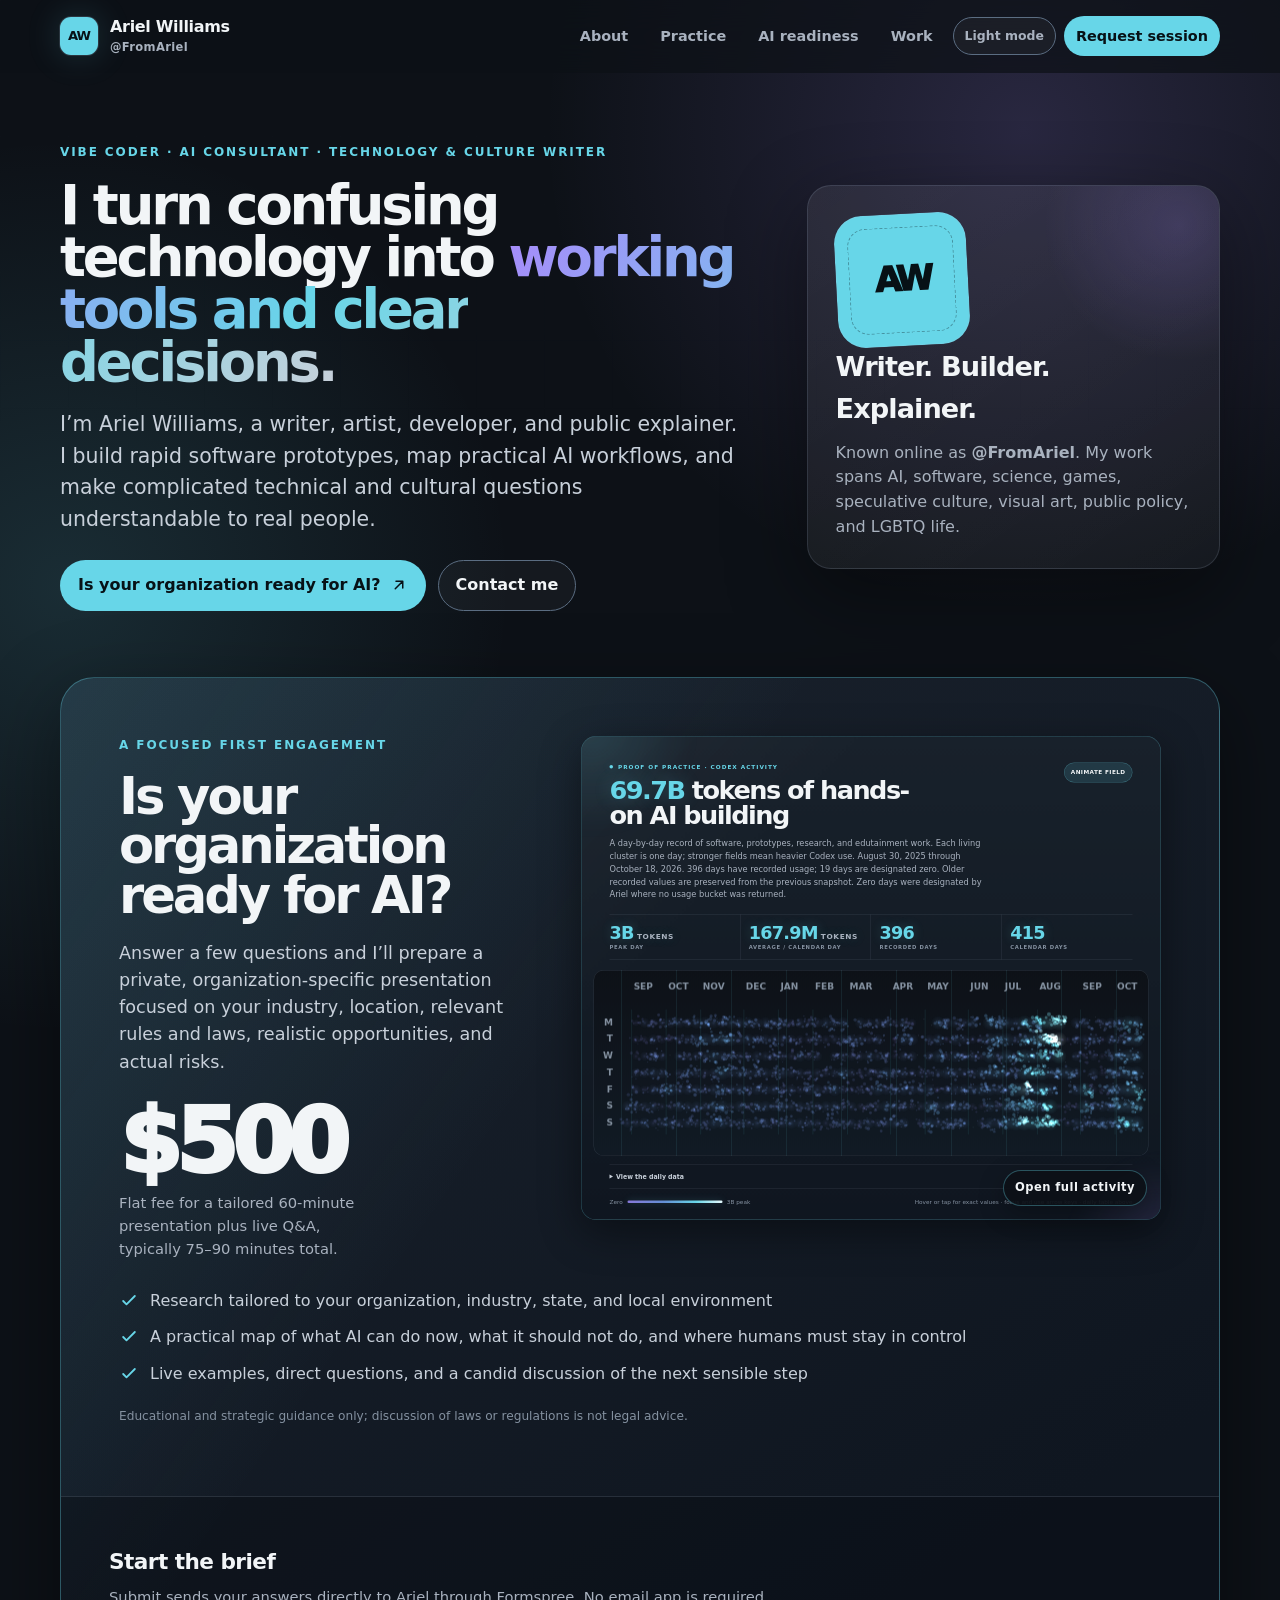
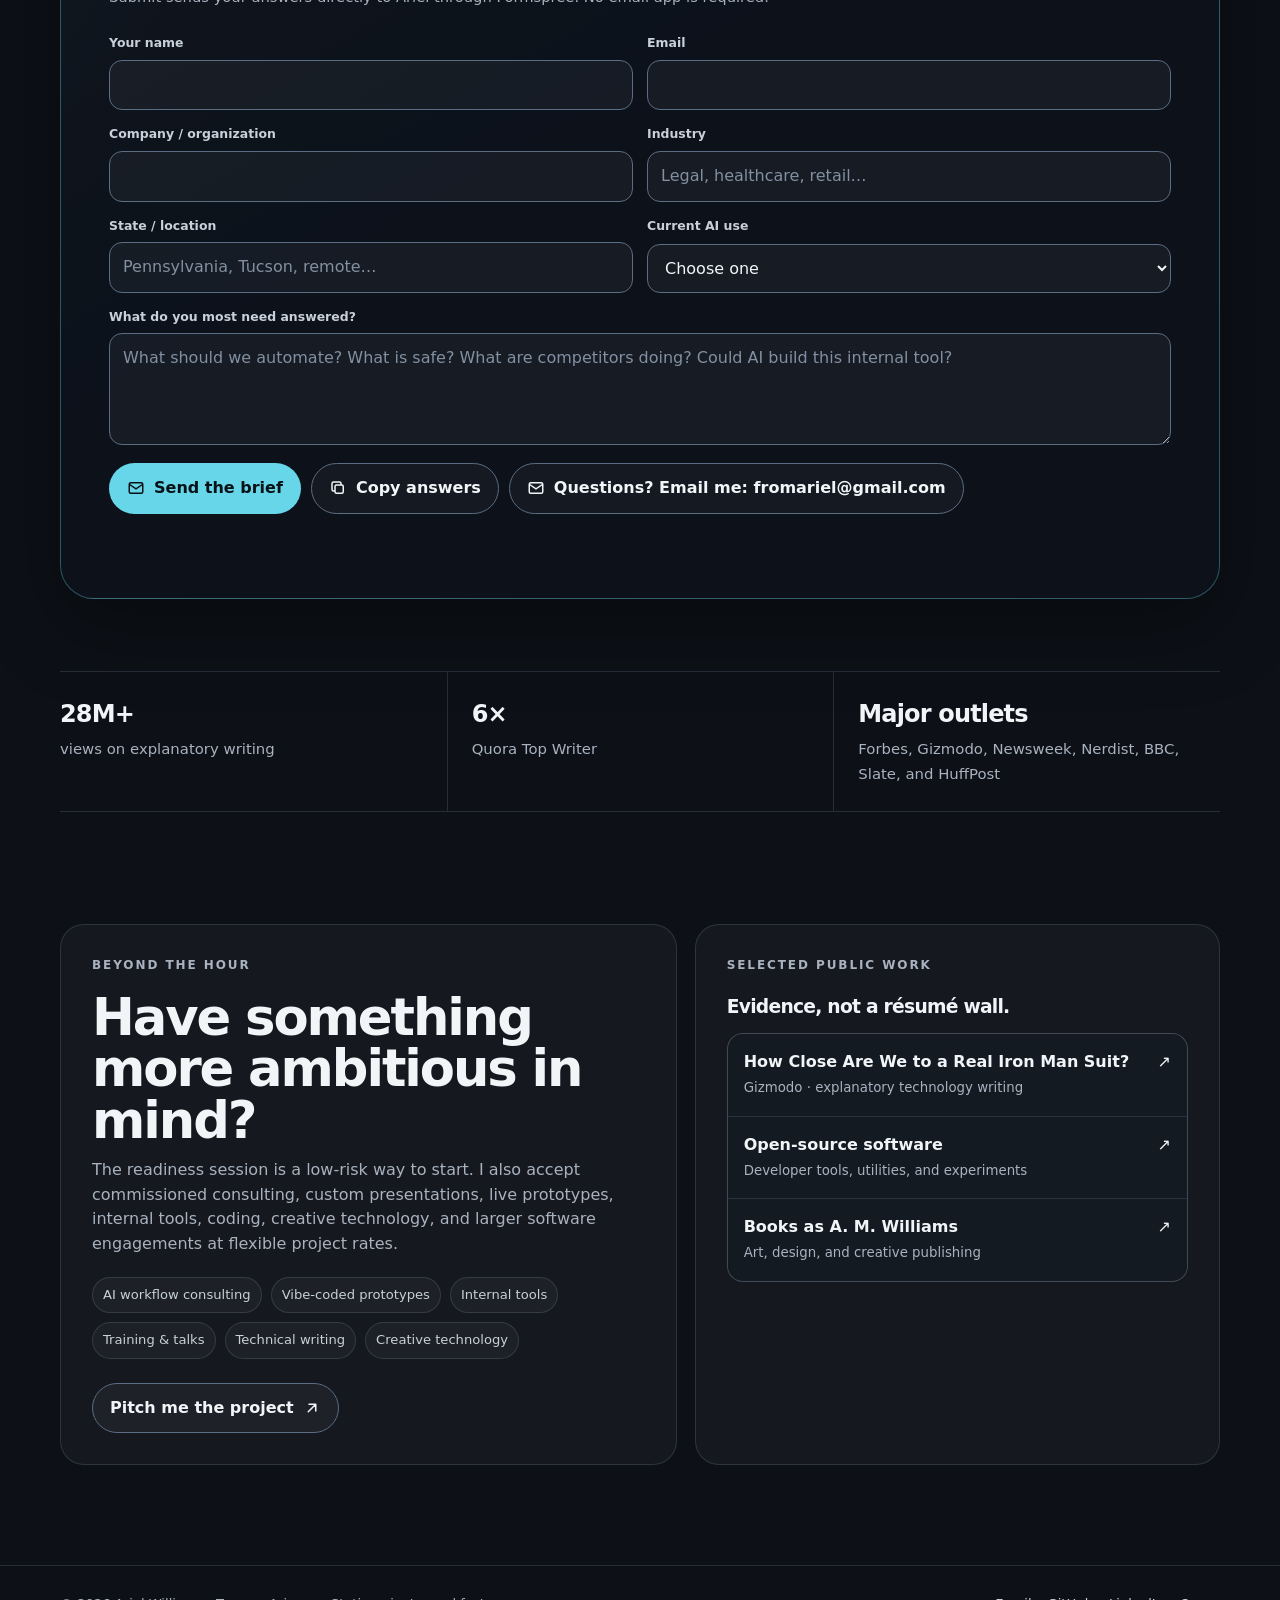
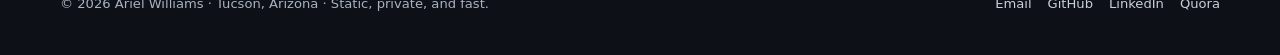
<file: index.html>
<!DOCTYPE html>
<html lang="en">
<head>
  <meta charset="utf-8">
  <meta name="viewport" content="width=device-width, initial-scale=1">
  <meta name="color-scheme" content="dark light">
  <meta name="theme-color" content="#0d1117">
  <script>document.documentElement.classList.add("js");</script>

  <title>Ariel Williams — AI Consultant, Vibe Coder &amp; Writer</title>
  <meta name="description" content="Ariel Williams is an AI consultant, vibe coder, technology and culture writer, and six-time Quora Top Writer. Book a tailored $500 AI readiness presentation and Q&amp;A for your organization.">
  <meta name="author" content="Ariel Williams">
  <meta name="robots" content="index, follow">
  <link rel="canonical" href="https://www.arielwilliams.com/">

  <meta property="og:type" content="website">
  <meta property="og:title" content="Ariel Williams — AI Consultant, Vibe Coder &amp; Writer">
  <meta property="og:description" content="Book a tailored $500 AI readiness presentation and Q&amp;A for your organization.">
  <meta property="og:url" content="https://www.arielwilliams.com/">
  <meta property="og:image" content="https://www.arielwilliams.com/assets/og-card.png">
  <meta name="twitter:card" content="summary_large_image">

  <link rel="icon" href="favicon.svg" type="image/svg+xml">

  <script type="application/ld+json">
  {
    "@context": "https://schema.org",
    "@type": "Person",
    "name": "Ariel Williams",
    "alternateName": ["FromAriel", "A. M. Williams"],
    "url": "https://www.arielwilliams.com/",
    "email": "mailto:fromariel@gmail.com",
    "jobTitle": "AI Consultant, Software Developer and Writer",
    "description": "AI consultant, vibe coder, technology and culture writer, artist, and six-time Quora Top Writer.",
    "sameAs": [
      "https://github.com/FromAriel",
      "https://www.quora.com/profile/Ariel-Williams",
      "https://www.linkedin.com/in/ariel-williams-79409231",
      "https://www.amazon.com/stores/author/B0C6C6MW6C"
    ]
  }
  </script>

  <link rel="stylesheet" href="assets/signal-field.css">

  <style>
    :root {
      color-scheme: dark;
      --bg: #0d1117;
      --panel: #141a22;
      --panel-2: #1a222d;
      --text: #f2f5f7;
      --text-soft: #c8d0da;
      --muted: #a9b2bf;
      --faint: #8491a0;
      --placeholder: #8290a1;
      --line: rgba(173, 194, 216, .16);
      --control-border: #5b6d82;
      --accent: #67d6e8;
      --accent-hover: #8be3ef;
      --accent-soft: rgba(103, 214, 232, .14);
      --accent-border: rgba(103, 214, 232, .34);
      --accent-glow: rgba(103, 214, 232, .18);
      --accent-ink: #071116;
      --violet: #a78bfa;
      --violet-soft: rgba(167, 139, 250, .18);
      --focus: #8be3ef;
      --header: rgba(13, 17, 23, .72);
      --header-solid: rgba(13, 17, 23, .92);
      --grid: rgba(190, 210, 230, .04);
      --surface-soft: rgba(255, 255, 255, .035);
      --surface-raised: rgba(255, 255, 255, .07);
      --surface-hover: rgba(255, 255, 255, .075);
      --field-bg: rgba(255, 255, 255, .045);
      --field-focus-bg: rgba(255, 255, 255, .065);
      --brief-bg: rgba(6, 10, 16, .35);
      --offer-deep: #0f1620;
      --link-hover: #202a35;
      --toast-bg: #1c2632;
      --option-bg: #141a22;
      --mark-detail: rgba(7, 17, 22, .34);
      --scan-sheen: rgba(255, 255, 255, .055);
      --max: 1160px;
      --radius: 24px;
      --shadow: 0 24px 80px rgba(0, 0, 0, .42);
    }

    :root[data-theme="light"] {
      color-scheme: light;
      --bg: #f4f7fa;
      --panel: #ffffff;
      --panel-2: #e8eef5;
      --text: #17202b;
      --text-soft: #354454;
      --muted: #526172;
      --faint: #5b6978;
      --placeholder: #637284;
      --line: rgba(23, 32, 43, .17);
      --control-border: #77899e;
      --accent: #0b7285;
      --accent-hover: #095d6d;
      --accent-soft: rgba(11, 114, 133, .13);
      --accent-border: rgba(11, 114, 133, .38);
      --accent-glow: rgba(11, 114, 133, .12);
      --accent-ink: #ffffff;
      --violet: #6d4cc8;
      --violet-soft: rgba(109, 76, 200, .13);
      --focus: #0b7285;
      --header: rgba(244, 247, 250, .82);
      --header-solid: rgba(244, 247, 250, .96);
      --grid: rgba(23, 32, 43, .055);
      --surface-soft: rgba(23, 32, 43, .045);
      --surface-raised: rgba(255, 255, 255, .92);
      --surface-hover: rgba(23, 32, 43, .09);
      --field-bg: rgba(255, 255, 255, .82);
      --field-focus-bg: #ffffff;
      --brief-bg: rgba(232, 238, 245, .72);
      --offer-deep: #ffffff;
      --link-hover: #e2e9f1;
      --toast-bg: #ffffff;
      --option-bg: #ffffff;
      --mark-detail: rgba(255, 255, 255, .48);
      --scan-sheen: rgba(11, 114, 133, .10);
      --shadow: 0 24px 80px rgba(37, 55, 75, .16);
    }

    * { box-sizing: border-box; }
    html { scroll-behavior: smooth; }
    #about, #practice, #offer, #brief, #work { scroll-margin-top: 92px; }
    body {
      margin: 0;
      overflow-x: hidden;
      color: var(--text);
      background:
        radial-gradient(circle at 80% 4%, var(--violet-soft), transparent 30rem),
        radial-gradient(circle at 5% 18%, var(--accent-soft), transparent 28rem),
        var(--bg);
      font-family: Inter, ui-sans-serif, system-ui, -apple-system, BlinkMacSystemFont, "Segoe UI", sans-serif;
      line-height: 1.55;
      -webkit-font-smoothing: antialiased;
    }

    body::before {
      content: "";
      position: fixed;
      inset: 0;
      z-index: -1;
      pointer-events: none;
      opacity: .22;
      background-image:
        linear-gradient(var(--grid) 1px, transparent 1px),
        linear-gradient(90deg, var(--grid) 1px, transparent 1px);
      background-size: 68px 68px;
      mask-image: linear-gradient(to bottom, black, transparent 85%);
    }

    a { color: inherit; }
    button, input, select, textarea { font: inherit; }
    img, svg { display: block; max-width: 100%; }
    .symbol-defs { position: absolute; width: 0; height: 0; overflow: hidden; }
    :where(a, button, input, select, textarea):focus-visible {
      outline: 3px solid var(--focus);
      outline-offset: 3px;
    }
    section[id], aside[id] { scroll-margin-top: 88px; }

    .skip-link {
      position: fixed;
      left: 16px;
      top: 12px;
      z-index: 20;
      transform: translateY(-160%);
      padding: 10px 14px;
      border-radius: 999px;
      color: var(--accent-ink);
      background: var(--accent);
      font-weight: 800;
    }
    .skip-link:focus { transform: translateY(0); }

    .shell { width: min(calc(100% - 40px), var(--max)); margin-inline: auto; }

    .site-header {
      position: sticky;
      top: 0;
      z-index: 10;
      border-bottom: 1px solid transparent;
      background: var(--header);
      backdrop-filter: blur(18px);
      transition: border-color .2s ease, background .2s ease;
    }
    .site-header.scrolled { border-color: var(--line); background: var(--header-solid); }
    .nav {
      min-height: 72px;
      display: flex;
      align-items: center;
      justify-content: space-between;
      gap: 24px;
    }
    .brand {
      display: inline-flex;
      align-items: center;
      gap: 12px;
      text-decoration: none;
      font-weight: 850;
      letter-spacing: -.02em;
    }
    .mark {
      width: 38px;
      height: 38px;
      display: grid;
      place-items: center;
      color: var(--accent-ink);
      background: var(--accent);
      border-radius: 11px;
      box-shadow: 0 0 0 1px var(--line), 0 0 35px var(--accent-glow);
      font-size: .82rem;
      letter-spacing: -.08em;
    }
    .brand small { display: block; color: var(--muted); font-size: .72rem; font-weight: 650; letter-spacing: .03em; }
    .nav-links { display: flex; align-items: center; gap: 8px; }
    .nav-links a {
      padding: 9px 12px;
      border-radius: 999px;
      color: var(--muted);
      text-decoration: none;
      font-size: .9rem;
      font-weight: 720;
    }
    .nav-links a:hover { color: var(--text); background: var(--surface-soft); }
    .nav-links .nav-cta { color: var(--accent-ink); background: var(--accent); }
    .nav-links .nav-cta:hover { color: var(--accent-ink); background: var(--accent-hover); }
    .nav-cta { white-space: nowrap; }
    .theme-toggle {
      display: none;
      min-height: 38px;
      padding: 8px 11px;
      border: 1px solid var(--control-border);
      border-radius: 999px;
      color: var(--muted);
      background: var(--surface-soft);
      cursor: pointer;
      font-size: .78rem;
      font-weight: 760;
      transition: color .18s ease, border-color .18s ease, background .18s ease;
    }
    .js .theme-toggle { display: inline-flex; align-items: center; }
    .theme-toggle:hover { color: var(--text); border-color: var(--accent-border); background: var(--surface-hover); }
    .theme-toggle[aria-pressed="true"] { color: var(--text); border-color: var(--accent-border); background: var(--accent-soft); }

    .hero { padding: clamp(46px, 5.5vw, 72px) 0 48px; }
    .hero-grid {
      display: grid;
      grid-template-columns: minmax(0, 1.25fr) minmax(300px, .75fr);
      gap: clamp(32px, 4.5vw, 62px);
      align-items: center;
    }
    .eyebrow {
      margin: 0 0 18px;
      color: var(--accent);
      font-size: .75rem;
      font-weight: 850;
      letter-spacing: .16em;
      text-transform: uppercase;
    }
    h1, h2, h3, p { margin-top: 0; }
    h1 {
      max-width: 760px;
      margin-bottom: 20px;
      font-size: clamp(2.9rem, 4.25vw, 4.05rem);
      line-height: .96;
      letter-spacing: -.058em;
    }
    .gradient { color: var(--accent); }
    @supports (background-clip: text) or (-webkit-background-clip: text) {
      .gradient {
        color: transparent;
        background: linear-gradient(120deg, var(--violet), var(--accent) 52%, var(--text-soft));
        -webkit-background-clip: text;
        background-clip: text;
      }
    }
    .hero-copy > p:not(.eyebrow) {
      max-width: 720px;
      margin-bottom: 24px;
      color: var(--text-soft);
      font-size: clamp(1.05rem, 1.8vw, 1.28rem);
    }
    .actions { display: flex; flex-wrap: wrap; gap: 12px; align-items: center; }
    .button {
      min-height: 48px;
      display: inline-flex;
      align-items: center;
      justify-content: center;
      gap: 9px;
      padding: 12px 17px;
      border: 1px solid var(--control-border);
      border-radius: 999px;
      color: var(--text);
      background: var(--surface-soft);
      text-decoration: none;
      font-weight: 820;
      cursor: pointer;
      transition: transform .18s ease, border-color .18s ease, background .18s ease;
    }
    .button:hover { transform: translateY(-2px); border-color: var(--accent-border); background: var(--surface-hover); }
    .button.primary { color: var(--accent-ink); border-color: transparent; background: var(--accent); }
    .button.primary:hover { color: var(--accent-ink); background: var(--accent-hover); }
    .button:disabled { cursor: wait; opacity: .65; transform: none; }
    .button svg { width: 18px; height: 18px; }

    .identity-card {
      position: relative;
      overflow: hidden;
      min-height: 360px;
      padding: 28px;
      display: flex;
      flex-direction: column;
      justify-content: space-between;
      border: 1px solid var(--line);
      border-radius: var(--radius);
      background: linear-gradient(145deg, var(--surface-raised), var(--surface-soft));
      box-shadow: var(--shadow);
    }
    .identity-card::before {
      content: "";
      position: absolute;
      width: 280px;
      height: 280px;
      right: -100px;
      top: -100px;
      border-radius: 50%;
      background: radial-gradient(circle, var(--violet-soft), transparent 68%);
    }
    .signal {
      position: relative;
      width: 132px;
      aspect-ratio: 1;
      display: grid;
      place-items: center;
      border: 1px solid var(--line);
      border-radius: 28px;
      color: var(--accent-ink);
      background: var(--accent);
      font-size: 2.15rem;
      font-weight: 950;
      letter-spacing: -.12em;
      transform: rotate(-3deg);
    }
    .signal::after {
      content: "";
      position: absolute;
      inset: 12px;
      border: 1px dashed var(--mark-detail);
      border-radius: 18px;
    }
    .identity-card h2 { margin-bottom: 10px; font-size: 1.7rem; letter-spacing: -.035em; }
    .identity-card p { margin-bottom: 0; color: var(--muted); }

    .proof {
      padding: 0 0 82px;
    }
    .proof-grid {
      display: grid;
      grid-template-columns: repeat(3, 1fr);
      border-top: 1px solid var(--line);
      border-bottom: 1px solid var(--line);
    }
    .proof-item { padding: 24px 24px 24px 0; }
    .proof-item + .proof-item { padding-left: 24px; border-left: 1px solid var(--line); }
    .proof-item strong { display: block; margin-bottom: 4px; font-size: 1.5rem; letter-spacing: -.035em; }
    .proof-item span { color: var(--muted); font-size: .93rem; }

    .offer { padding: 18px 0 72px; }
    .offer-shell {
      position: relative;
      overflow: hidden;
      border: 1px solid var(--accent-border);
      border-radius: 34px;
      background:
        linear-gradient(125deg, var(--accent-soft), transparent 34%),
        linear-gradient(150deg, var(--panel-2), var(--offer-deep) 64%);
      box-shadow: var(--shadow);
    }
    .offer-shell::before {
      content: "";
      position: absolute;
      inset: 0;
      pointer-events: none;
      background: linear-gradient(90deg, transparent, var(--scan-sheen), transparent);
      transform: translateX(-100%);
      animation: scan 8s ease-in-out infinite;
    }
    @keyframes scan { 0%, 50% { transform: translateX(-100%); } 75%, 100% { transform: translateX(100%); } }
    .offer-grid { display: block; }
    .offer-copy {
      padding: clamp(36px, 5vw, 58px);
    }
    .offer-copy::after {
      content: "";
      display: block;
      clear: both;
    }
    .offer-copy h2 {
      max-width: 620px;
      margin-bottom: 20px;
      font-size: clamp(2.5rem, 4vw, 4rem);
      line-height: .96;
      letter-spacing: -.06em;
    }
    .offer-lead { max-width: 700px; margin-bottom: 24px; color: var(--text-soft); font-size: 1.1rem; }
    .price-row { display: flex; flex-wrap: wrap; gap: 12px 24px; align-items: flex-end; margin: 28px 0; }
    .price { font-size: clamp(3.5rem, 7vw, 6.3rem); line-height: .85; font-weight: 950; letter-spacing: -.07em; }
    .price-note { max-width: 260px; color: var(--muted); font-size: .92rem; }
    .deliverables { display: grid; gap: 12px; margin: 28px 0 0; padding: 0; list-style: none; }
    .deliverables li { display: flex; gap: 11px; color: var(--text-soft); }
    .deliverables svg { flex: 0 0 20px; width: 20px; height: 20px; margin-top: 2px; color: var(--accent); }
    .fine-print { margin-top: 20px; color: var(--faint); font-size: .76rem; }

    .codex-float {
      --codex-scale: .5;
      position: relative;
      float: right;
      width: 580px;
      height: 478px;
      margin: 0 0 30px clamp(30px, 4vw, 48px);
      border-radius: 16px;
      isolation: isolate;
    }
    .codex-float__scale {
      width: 1160px;
      transform: scale(var(--codex-scale));
      transform-origin: top left;
    }
    .codex-float__scale .signal-field { width: 100%; }
    .codex-float__open {
      position: absolute;
      inset: 0;
      z-index: 5;
      display: none;
      align-items: flex-end;
      justify-content: flex-end;
      padding: 14px;
      border: 0;
      border-radius: inherit;
      color: var(--text);
      background: transparent;
      cursor: zoom-in;
    }
    .js .codex-float__open { display: flex; }
    .codex-float__open span {
      padding: 8px 11px;
      border: 1px solid var(--accent-border);
      border-radius: 999px;
      background: var(--header-solid);
      box-shadow: 0 8px 26px rgba(0, 0, 0, .28);
      font-size: .72rem;
      font-weight: 820;
      letter-spacing: .04em;
      transition: color .18s ease, border-color .18s ease, background .18s ease;
    }
    .codex-float__open:hover span {
      color: var(--accent);
      border-color: var(--accent);
      background: var(--panel);
    }
    .codex-float__open:focus-visible {
      outline: 3px solid var(--focus);
      outline-offset: 4px;
    }

    .codex-dialog {
      width: min(1220px, calc(100% - 24px));
      max-height: calc(100dvh - 24px);
      padding: 0;
      overflow: auto;
      border: 1px solid var(--accent-border);
      border-radius: 28px;
      color: var(--text);
      background: var(--bg);
      box-shadow: 0 34px 110px rgba(0, 0, 0, .7);
    }
    .codex-dialog::backdrop {
      background: rgba(4, 8, 13, .82);
      backdrop-filter: blur(10px);
    }
    .codex-dialog__toolbar {
      position: sticky;
      z-index: 8;
      top: 0;
      display: flex;
      align-items: center;
      justify-content: space-between;
      gap: 18px;
      padding: 12px 14px;
      border-bottom: 1px solid var(--line);
      background: var(--header-solid);
      backdrop-filter: blur(16px);
    }
    .codex-dialog__toolbar strong { font-size: .9rem; }
    .codex-dialog__content { padding: 14px; }
    .codex-dialog__content .signal-field { width: 100%; }
    .codex-dialog__close {
      min-height: 40px;
      padding: 8px 13px;
      border: 1px solid var(--control-border);
      border-radius: 999px;
      color: var(--text);
      background: var(--surface-soft);
      cursor: pointer;
      font: inherit;
      font-size: .78rem;
      font-weight: 780;
    }
    .codex-dialog__close:hover { border-color: var(--accent-border); background: var(--surface-hover); }
    .codex-dialog__close:focus-visible { outline: 3px solid var(--focus); outline-offset: 2px; }

    .brief-card {
      position: relative;
      padding: clamp(28px, 4vw, 48px);
      border-top: 1px solid var(--line);
      background: var(--brief-bg);
    }
    .brief-card h3 { margin-bottom: 8px; font-size: 1.35rem; letter-spacing: -.025em; }
    .brief-card > p { margin-bottom: 24px; color: var(--muted); font-size: .92rem; }
    .form-grid { display: grid; grid-template-columns: 1fr 1fr; gap: 14px; }
    .field { display: grid; gap: 7px; }
    .field.full { grid-column: 1 / -1; }
    label { color: var(--text-soft); font-size: .78rem; font-weight: 780; }
    input, select, textarea {
      width: 100%;
      border: 1px solid var(--control-border);
      border-radius: 13px;
      outline: 0;
      color: var(--text);
      background: var(--field-bg);
      padding: 12px 13px;
      transition: border-color .18s ease, box-shadow .18s ease, background .18s ease;
    }
    input:focus, select:focus, textarea:focus {
      border-color: var(--accent);
      background: var(--field-focus-bg);
      box-shadow: 0 0 0 4px var(--accent-soft);
    }
    select option { color: var(--text); background: var(--option-bg); }
    ::placeholder { color: var(--placeholder); opacity: 1; }
    textarea { min-height: 112px; resize: vertical; }
    .form-actions { display: flex; flex-wrap: wrap; gap: 10px; margin-top: 18px; }
    .form-status { min-height: 24px; margin: 12px 0 0; color: var(--accent); font-size: .82rem; }

    .after { padding: 30px 0 100px; }
    .after-grid {
      display: grid;
      grid-template-columns: 1.08fr .92fr;
      gap: 18px;
    }
    .after-card {
      padding: 31px;
      border: 1px solid var(--line);
      border-radius: var(--radius);
      background: var(--surface-soft);
    }
    .after-card h2, .after-card h3 { margin-bottom: 12px; letter-spacing: -.04em; }
    .after-card h2 { font-size: clamp(2rem, 4vw, 3.7rem); line-height: 1; }
    .after-card p { color: var(--muted); }
    .service-list { display: flex; flex-wrap: wrap; gap: 9px; margin: 20px 0 24px; padding: 0; list-style: none; }
    .service-list li { padding: 7px 10px; border: 1px solid var(--line); border-radius: 999px; color: var(--text-soft); background: var(--surface-soft); font-size: .82rem; }
    .link-list { display: grid; gap: 1px; overflow: hidden; border: 1px solid var(--line); border-radius: 16px; background: var(--line); }
    .link-list a {
      display: flex;
      justify-content: space-between;
      gap: 18px;
      padding: 16px;
      color: var(--text);
      background: var(--panel);
      text-decoration: none;
      transition: background .18s ease;
    }
    .link-list a:hover { background: var(--link-hover); }
    .link-list small { color: var(--muted); }

    .footer { padding: 28px 0 40px; border-top: 1px solid var(--line); }
    .footer-grid { display: flex; align-items: center; justify-content: space-between; gap: 24px; }
    .footer p { margin: 0; color: var(--muted); font-size: .82rem; }
    .footer-links { display: flex; flex-wrap: wrap; gap: 16px; }
    .footer-links a { color: var(--text-soft); font-size: .82rem; text-decoration: none; }
    .footer-links a:hover { color: var(--accent); }

    .reveal { opacity: 1; transform: none; }
    .js .reveal { opacity: 0; transform: translateY(18px); transition: opacity .65s ease, transform .65s ease; }
    .js .reveal.visible { opacity: 1; transform: none; }
    .toast {
      position: fixed;
      right: 20px;
      bottom: 20px;
      z-index: 30;
      padding: 12px 15px;
      border: 1px solid var(--line);
      border-radius: 999px;
      color: var(--text);
      background: var(--toast-bg);
      box-shadow: var(--shadow);
      opacity: 0;
      transform: translateY(10px);
      pointer-events: none;
      transition: opacity .2s ease, transform .2s ease;
      font-size: .84rem;
      font-weight: 760;
    }
    .toast.show { opacity: 1; transform: none; }

    @media (max-width: 900px) {
      .nav { gap: 12px; }
      .nav-links { gap: 6px; }
      .hero-grid, .after-grid { grid-template-columns: 1fr; }
      .identity-card { min-height: 280px; }
      .nav-links a:not(.nav-cta) { display: none; }
      .proof-grid { grid-template-columns: 1fr; }
      .proof-item { padding: 19px 0; }
      .proof-item + .proof-item { padding-left: 0; border-top: 1px solid var(--line); border-left: 0; }
    }

    @media (max-width: 1050px) {
      .offer-copy {
        display: flex;
        flex-direction: column;
      }
      .codex-float {
        order: 1;
        float: none;
        width: min(100%, 580px);
        height: auto;
        margin: 30px 0 0;
        align-self: center;
      }
      .codex-float__scale {
        width: 1160px;
        transform: scale(var(--codex-scale));
      }
    }

    @media (max-width: 620px) {
      .shell { width: min(calc(100% - 24px), var(--max)); }
      .nav { min-height: 64px; }
      .brand small { display: none; }
      .theme-toggle { min-height: 36px; padding-inline: 10px; font-size: .74rem; }
      .nav-cta { padding-inline: 13px !important; font-size: .8rem !important; }
      .hero { padding-top: 44px; padding-bottom: 24px; }
      h1 { font-size: clamp(2.45rem, 11.5vw, 3.45rem); }
      .actions .button { width: 100%; }
      .identity-card {
        min-height: 0;
        padding: 20px;
        flex-direction: row;
        align-items: center;
        gap: 18px;
      }
      .identity-card .signal { flex: 0 0 76px; width: 76px; border-radius: 19px; font-size: 1.45rem; }
      .identity-card .signal::after { inset: 8px; border-radius: 13px; }
      .identity-card h2 { margin-bottom: 6px; font-size: 1.25rem; }
      .identity-card p { font-size: .84rem; }
      .identity-card, .offer-shell { border-radius: 22px; }
      .offer { padding: 10px 0 58px; }
      .offer-copy, .brief-card { padding: 25px; }
      .codex-dialog { width: calc(100% - 12px); max-height: calc(100dvh - 12px); border-radius: 20px; }
      .codex-dialog__content { padding: 8px; }
      .form-grid { grid-template-columns: 1fr; }
      .field.full { grid-column: auto; }
      .form-actions .button { width: 100%; }
      .footer-grid { align-items: flex-start; flex-direction: column; }
    }

    @media (max-width: 520px) {
      .brand > span:last-child { display: none; }
    }

    @media (prefers-reduced-motion: reduce) {
      html { scroll-behavior: auto; }
      *, *::before, *::after { animation-duration: .01ms !important; animation-iteration-count: 1 !important; transition-duration: .01ms !important; }
      .js .reveal { opacity: 1; transform: none; }
    }

    @media (forced-colors: active) {
      .gradient { color: LinkText; background: none; }
    }
  </style>
</head>
<body>
  <a class="skip-link" href="#main">Skip to main content</a>

  <svg class="symbol-defs" width="0" height="0" aria-hidden="true">
    <symbol id="arrow" viewBox="0 0 24 24"><path d="M7 17 17 7M8 7h9v9" fill="none" stroke="currentColor" stroke-width="2" stroke-linecap="round" stroke-linejoin="round"/></symbol>
    <symbol id="check" viewBox="0 0 24 24"><path d="m5 12 4 4L19 6" fill="none" stroke="currentColor" stroke-width="2.2" stroke-linecap="round" stroke-linejoin="round"/></symbol>
    <symbol id="mail" viewBox="0 0 24 24"><rect x="3" y="5" width="18" height="14" rx="2" fill="none" stroke="currentColor" stroke-width="2"/><path d="m3 7 9 6 9-6" fill="none" stroke="currentColor" stroke-width="2"/></symbol>
    <symbol id="copy" viewBox="0 0 24 24"><rect x="8" y="8" width="11" height="11" rx="2" fill="none" stroke="currentColor" stroke-width="2"/><path d="M16 8V6a2 2 0 0 0-2-2H6a2 2 0 0 0-2 2v8a2 2 0 0 0 2 2h2" fill="none" stroke="currentColor" stroke-width="2"/></symbol>
  </svg>

  <header class="site-header" data-header>
    <div class="shell nav">
      <a class="brand" href="#top" aria-label="Ariel Williams, home">
        <span class="mark" aria-hidden="true">AW</span>
        <span>Ariel Williams <small>@FromAriel</small></span>
      </a>
      <nav class="nav-links" aria-label="Primary navigation">
        <a href="#about">About</a>
        <a href="#practice">Practice</a>
        <a href="#offer">AI readiness</a>
        <a href="#work">Work</a>
        <button class="theme-toggle" type="button" id="themeToggle" aria-pressed="false">Light mode</button>
        <a class="nav-cta" href="#brief">Request session</a>
      </nav>
    </div>
  </header>

  <main id="main">
    <section class="hero" id="top">
      <div class="shell hero-grid">
        <div class="hero-copy reveal">
          <p class="eyebrow">Vibe coder · AI consultant · technology &amp; culture writer</p>
          <h1>I turn confusing technology into <span class="gradient">working tools and clear decisions.</span></h1>
          <p>
            I’m Ariel Williams, a writer, artist, developer, and public explainer. I build rapid software prototypes, map practical AI workflows, and make complicated technical and cultural questions understandable to real people.
          </p>
          <div class="actions">
            <a class="button primary" href="#offer">Is your organization ready for AI? <svg aria-hidden="true"><use href="#arrow"/></svg></a>
            <a class="button" href="mailto:fromariel@gmail.com">Contact me</a>
          </div>
        </div>

        <aside class="identity-card reveal" id="about" aria-label="About Ariel Williams">
          <div class="signal" aria-hidden="true">AW</div>
          <div>
            <h2>Writer. Builder. Explainer.</h2>
            <p>Known online as <strong>@FromAriel</strong>. My work spans AI, software, science, games, speculative culture, visual art, public policy, and LGBTQ life.</p>
          </div>
        </aside>
      </div>
    </section>

    <section class="offer" id="offer">
      <div class="shell offer-shell reveal">
        <div class="offer-grid">
          <div class="offer-copy">
            <div class="codex-float" id="practice" data-codex-preview>
              <div class="codex-float__scale" data-codex-preview-scale>
                <article class="signal-field" data-codex-field>
                  <header class="signal-field__header">
                    <div>
                      <p class="signal-field__eyebrow">Proof of practice · Codex activity</p>
                      <h2 class="signal-field__title" id="signalTitle"><strong data-signal-total>69.7B</strong> tokens of hands-on AI building</h2>
                      <p class="signal-field__subhead">
                        A day-by-day record of software, prototypes, research, and edutainment work.
                        Each living cluster is one day; stronger fields mean heavier Codex use.
                        <span data-signal-range>August 30, 2025 through October 18, 2026.</span>
                        <span data-signal-coverage>396 days have recorded usage; 19 days are designated zero. Older recorded values are preserved from the previous snapshot.</span>
                        <span>Zero days were designated by Ariel where no usage bucket was returned.</span>
                      </p>
                    </div>
                    <button class="signal-field__motion" type="button" data-signal-motion aria-pressed="true">Animate field</button>
                  </header>

                  <section class="signal-field__metrics" aria-label="Codex activity summary">
                    <div class="signal-field__metric">
                      <span class="signal-field__metric-value"><span data-signal-peak>3B</span><span class="signal-field__metric-unit"> tokens</span></span>
                      <span class="signal-field__metric-label">Peak day</span>
                    </div>
                    <div class="signal-field__metric">
                      <span class="signal-field__metric-value"><span data-signal-average>167.9M</span><span class="signal-field__metric-unit"> tokens</span></span>
                      <span class="signal-field__metric-label">Average / calendar day</span>
                    </div>
                    <div class="signal-field__metric">
                      <span class="signal-field__metric-value" data-signal-reported>396</span>
                      <span class="signal-field__metric-label">Recorded days</span>
                    </div>
                    <div class="signal-field__metric">
                      <span class="signal-field__metric-value" data-signal-days>415</span>
                      <span class="signal-field__metric-label">Calendar days</span>
                    </div>
                  </section>

                  <figure class="signal-field__visual" data-signal-visual>
                    <canvas
                      class="signal-field__canvas"
                      data-signal-canvas
                      tabindex="0"
                      role="application"
                      aria-roledescription="interactive activity calendar"
                      aria-describedby="signalDescription signalKeyboardHelp"
                      aria-label="Interactive calendar of daily Codex token usage. Focus the field and use arrow keys to explore dates."
                    >Daily Codex activity visualization.</canvas>
                    <div class="signal-field__tooltip" data-signal-tooltip aria-hidden="true">
                      <div class="signal-field__tooltip-date" data-signal-tooltip-date></div>
                      <div class="signal-field__tooltip-value" data-signal-tooltip-value></div>
                      <div class="signal-field__tooltip-note" data-signal-tooltip-note></div>
                    </div>
                    <p class="signal-field__sr-only" id="signalKeyboardHelp">Use Left and Right Arrow to move by week, Up and Down Arrow to move by day, Home for the first date, End for the latest date, and Escape to clear the selection.</p>
                    <p class="signal-field__sr-only" data-signal-live role="status" aria-live="polite"></p>
                    <figcaption class="signal-field__sr-only" id="signalDescription">
                      Seven rows represent Monday through Sunday and each column represents one week.
                      Days designated zero use a dim marker; violet, blue, and cyan particle clusters grow stronger with recorded token use.
                    </figcaption>
                  </figure>

                  <details class="signal-field__data">
                    <summary>View the daily data</summary>
                    <div class="signal-field__table-wrap">
                      <table class="signal-field__table" data-signal-table>
                        <caption>Daily recorded Codex token usage</caption>
                        <thead><tr><th scope="col">Date</th><th scope="col">Tokens</th></tr></thead>
                        <tbody></tbody>
                      </table>
                    </div>
                  </details>

                  <div class="signal-field__footer">
                    <div class="signal-field__legend" role="img" aria-label="Usage intensity from zero to the approximately 3 billion-token peak">
                      <span>Zero</span>
                      <span class="signal-field__legend-scale" aria-hidden="true"></span>
                      <span data-signal-legend-max>3B peak</span>
                    </div>
                    <div class="signal-field__interaction-hint">Hover or tap for exact values · focus and use arrow keys · daily table above</div>
                  </div>

                  <noscript><p class="signal-field__noscript">The interactive field requires JavaScript. The recorded summary is 69.7 billion tokens across 396 days with recorded usage in a 415-day calendar range; 19 dates without a returned usage bucket are designated zero by Ariel.</p></noscript>
                </article>
              </div>
              <button class="codex-float__open" type="button" data-codex-preview-open aria-describedby="signalTitle">
                <span>Open full activity</span>
              </button>
            </div>

            <p class="eyebrow">A focused first engagement</p>
            <h2>Is your organization ready for AI?</h2>
            <p class="offer-lead">
              Answer a few questions and I’ll prepare a private, organization-specific presentation focused on your industry, location, relevant rules and laws, realistic opportunities, and actual risks.
            </p>

            <div class="price-row">
              <span class="price">$500</span>
              <span class="price-note">Flat fee for a tailored 60-minute presentation plus live Q&amp;A, typically 75–90 minutes total.</span>
            </div>

            <ul class="deliverables">
              <li><svg aria-hidden="true"><use href="#check"/></svg><span>Research tailored to your organization, industry, state, and local environment</span></li>
              <li><svg aria-hidden="true"><use href="#check"/></svg><span>A practical map of what AI can do now, what it should not do, and where humans must stay in control</span></li>
              <li><svg aria-hidden="true"><use href="#check"/></svg><span>Live examples, direct questions, and a candid discussion of the next sensible step</span></li>
            </ul>

            <p class="fine-print">Educational and strategic guidance only; discussion of laws or regulations is not legal advice.</p>
          </div>

          <div class="brief-card" id="brief">
            <h3>Start the brief</h3>
            <p>Submit sends your answers directly to Ariel through Formspree. No email app is required.</p>

            <form id="readinessForm" action="https://formspree.io/f/meeyovgj" method="POST">
              <div class="form-grid">
                <div class="field">
                  <label for="name">Your name</label>
                  <input id="name" name="name" type="text" autocomplete="name" required>
                </div>
                <div class="field">
                  <label for="email">Email</label>
                  <input id="email" name="email" type="email" autocomplete="email" required>
                </div>
                <div class="field">
                  <label for="company">Company / organization</label>
                  <input id="company" name="company" type="text" autocomplete="organization" required>
                </div>
                <div class="field">
                  <label for="industry">Industry</label>
                  <input id="industry" name="industry" type="text" placeholder="Legal, healthcare, retail…" required>
                </div>
                <div class="field">
                  <label for="location">State / location</label>
                  <input id="location" name="location" type="text" placeholder="Pennsylvania, Tucson, remote…" required>
                </div>
                <div class="field">
                  <label for="stage">Current AI use</label>
                  <select id="stage" name="stage" required>
                    <option value="">Choose one</option>
                    <option>We are not using AI yet</option>
                    <option>A few people use public AI tools</option>
                    <option>We have experiments or pilots</option>
                    <option>AI is already in production</option>
                    <option>We are not sure what counts as AI use</option>
                  </select>
                </div>
                <div class="field full">
                  <label for="question">What do you most need answered?</label>
                  <textarea id="question" name="question" placeholder="What should we automate? What is safe? What are competitors doing? Could AI build this internal tool?" required></textarea>
                </div>
              </div>

              <div class="form-actions">
                <button class="button primary" type="submit"><svg aria-hidden="true"><use href="#mail"/></svg> Send the brief</button>
                <button class="button" type="button" id="copyBrief"><svg aria-hidden="true"><use href="#copy"/></svg> Copy answers</button>
                <a class="button" href="mailto:fromariel@gmail.com"><svg aria-hidden="true"><use href="#mail"/></svg> Questions? Email me: fromariel@gmail.com</a>
              </div>
              <p class="form-status" id="formStatus" role="status" aria-live="polite"></p>
            </form>
          </div>
        </div>

        <dialog class="codex-dialog" data-codex-dialog aria-label="Full Codex activity">
          <div class="codex-dialog__toolbar">
            <strong>Proof of practice · Codex activity</strong>
            <button class="codex-dialog__close" type="button" data-codex-dialog-close>Close</button>
          </div>
          <div class="codex-dialog__content" data-codex-dialog-content></div>
        </dialog>
      </div>
    </section>

    <section class="proof" aria-label="Selected accomplishments">
      <div class="shell proof-grid reveal">
        <div class="proof-item"><strong>28M+</strong><span>views on explanatory writing</span></div>
        <div class="proof-item"><strong>6×</strong><span>Quora Top Writer</span></div>
        <div class="proof-item"><strong>Major outlets</strong><span>Forbes, Gizmodo, Newsweek, Nerdist, BBC, Slate, and HuffPost</span></div>
      </div>
    </section>

    <section class="after" id="work">
      <div class="shell after-grid">
        <article class="after-card reveal">
          <p class="eyebrow">Beyond the hour</p>
          <h2>Have something more ambitious in mind?</h2>
          <p>
            The readiness session is a low-risk way to start. I also accept commissioned consulting, custom presentations, live prototypes, internal tools, coding, creative technology, and larger software engagements at flexible project rates.
          </p>
          <ul class="service-list" aria-label="Available services">
            <li>AI workflow consulting</li><li>Vibe-coded prototypes</li><li>Internal tools</li><li>Training &amp; talks</li><li>Technical writing</li><li>Creative technology</li>
          </ul>
          <a class="button" href="mailto:fromariel@gmail.com?subject=An%20ambitious%20project%20for%20Ariel">Pitch me the project <svg aria-hidden="true"><use href="#arrow"/></svg></a>
        </article>

        <aside class="after-card reveal" aria-labelledby="public-work-title">
          <p class="eyebrow">Selected public work</p>
          <h3 id="public-work-title">Evidence, not a résumé wall.</h3>
          <div class="link-list">
            <a href="https://gizmodo.com/how-close-are-we-to-a-real-iron-man-suit-1636424816" target="_blank" rel="noreferrer"><span><strong>How Close Are We to a Real Iron Man Suit?</strong><br><small>Gizmodo · explanatory technology writing</small></span><span>↗</span></a>
            <a href="https://github.com/FromAriel" target="_blank" rel="noreferrer"><span><strong>Open-source software</strong><br><small>Developer tools, utilities, and experiments</small></span><span>↗</span></a>
            <a href="https://www.amazon.com/stores/author/B0C6C6MW6C" target="_blank" rel="noreferrer"><span><strong>Books as A. M. Williams</strong><br><small>Art, design, and creative publishing</small></span><span>↗</span></a>
          </div>
        </aside>
      </div>
    </section>
  </main>

  <footer class="footer">
    <div class="shell footer-grid">
      <p>© <span id="year">2026</span> Ariel Williams · Tucson, Arizona · Static, private, and fast.</p>
      <nav class="footer-links" aria-label="Professional profiles">
        <a href="mailto:fromariel@gmail.com">Email</a>
        <a href="https://github.com/FromAriel" target="_blank" rel="noreferrer">GitHub</a>
        <a href="https://www.linkedin.com/in/ariel-williams-79409231" target="_blank" rel="noreferrer">LinkedIn</a>
        <a href="https://www.quora.com/profile/Ariel-Williams" target="_blank" rel="noreferrer">Quora</a>
      </nav>
    </div>
  </footer>

  <div class="toast" id="toast" role="status" aria-live="polite">Copied.</div>

  <script>
    (() => {
      "use strict";

      const header = document.querySelector("[data-header]");
      const form = document.getElementById("readinessForm");
      const status = document.getElementById("formStatus");
      const submitButton = form.querySelector('button[type="submit"]');
      const copyButton = document.getElementById("copyBrief");
      const toast = document.getElementById("toast");
      const themeToggle = document.getElementById("themeToggle");
      const themeColor = document.querySelector('meta[name="theme-color"]');
      const codexPreview = document.querySelector("[data-codex-preview]");
      const codexPreviewScale = document.querySelector("[data-codex-preview-scale]");
      const codexPreviewOpen = document.querySelector("[data-codex-preview-open]");
      const codexField = document.querySelector("[data-codex-field]");
      const codexDialog = document.querySelector("[data-codex-dialog]");
      const codexDialogContent = document.querySelector("[data-codex-dialog-content]");
      const codexDialogClose = document.querySelector("[data-codex-dialog-close]");
      const reducedMotion = window.matchMedia("(prefers-reduced-motion: reduce)").matches;
      const snapshotMode = new URLSearchParams(window.location.search).has("snapshot");

      document.getElementById("year").textContent = new Date().getFullYear();

      function setTheme(theme) {
        const light = theme === "light";
        document.documentElement.dataset.theme = light ? "light" : "dark";
        themeToggle.setAttribute("aria-pressed", String(light));
        themeColor.setAttribute("content", light ? "#f4f7fa" : "#0d1117");
      }

      const requestedTheme = new URLSearchParams(window.location.search).get("theme");
      setTheme(requestedTheme === "light" ? "light" : "dark");
      themeToggle.addEventListener("click", () => {
        setTheme(document.documentElement.dataset.theme === "light" ? "dark" : "light");
      });

      const updateHeader = () => header.classList.toggle("scrolled", window.scrollY > 10);
      updateHeader();
      window.addEventListener("scroll", updateHeader, { passive: true });

      const revealItems = [...document.querySelectorAll(".reveal")];
      if (reducedMotion || snapshotMode || !("IntersectionObserver" in window)) {
        revealItems.forEach((item) => item.classList.add("visible"));
      } else {
        const observer = new IntersectionObserver((entries) => {
          entries.forEach((entry) => {
            if (entry.isIntersecting) {
              entry.target.classList.add("visible");
              observer.unobserve(entry.target);
            }
          });
        }, { threshold: .12 });
        revealItems.forEach((item) => observer.observe(item));
      }

      function syncCodexPreviewSize() {
        if (!codexField || codexField.parentElement !== codexPreviewScale) return;
        const desktopScale = .5;
        const sourceWidth = 1160;
        const scale = window.matchMedia("(max-width: 1050px)").matches
          ? Math.min(desktopScale, codexPreview.clientWidth / sourceWidth)
          : desktopScale;
        codexPreview.style.setProperty("--codex-scale", String(scale));
        codexPreview.style.height = `${Math.ceil(codexField.offsetHeight * scale)}px`;
      }

      function requestCodexResize() {
        window.dispatchEvent(new Event("codex-field:resize"));
      }

      function restoreCodexPreview() {
        codexField.inert = true;
        codexPreviewScale.appendChild(codexField);
        syncCodexPreviewSize();
        requestAnimationFrame(requestCodexResize);
      }

      if (codexPreview && codexPreviewScale && codexPreviewOpen && codexField && codexDialog && codexDialogContent && codexDialogClose) {
        codexField.inert = true;
        requestAnimationFrame(syncCodexPreviewSize);
        window.addEventListener("resize", syncCodexPreviewSize, { passive: true });

        if ("ResizeObserver" in window) {
          const previewResizeObserver = new ResizeObserver(syncCodexPreviewSize);
          previewResizeObserver.observe(codexField);
        }

        codexPreviewOpen.addEventListener("click", () => {
          codexField.inert = false;
          codexDialogContent.appendChild(codexField);
          codexDialog.showModal();
          requestAnimationFrame(() => {
            requestCodexResize();
            codexDialogClose.focus();
          });
        });

        codexDialogClose.addEventListener("click", () => codexDialog.close());
        codexDialog.addEventListener("click", (event) => {
          if (event.target === codexDialog) codexDialog.close();
        });
        codexDialog.addEventListener("close", restoreCodexPreview);
      }

      function answers() {
        const data = new FormData(form);
        return [
          "AI READINESS SESSION BRIEF",
          "",
          `Name: ${data.get("name") || ""}`,
          `Email: ${data.get("email") || ""}`,
          `Organization: ${data.get("company") || ""}`,
          `Industry: ${data.get("industry") || ""}`,
          `Location: ${data.get("location") || ""}`,
          `Current AI use: ${data.get("stage") || ""}`,
          "",
          "Primary question:",
          `${data.get("question") || ""}`,
          "",
          "I am interested in the $500 tailored AI readiness presentation and Q&A."
        ].join("\n");
      }

      function showToast(message) {
        toast.textContent = message;
        toast.classList.add("show");
        window.clearTimeout(showToast.timer);
        showToast.timer = window.setTimeout(() => toast.classList.remove("show"), 2200);
      }

      async function copyText(text) {
        if (navigator.clipboard && window.isSecureContext) {
          await navigator.clipboard.writeText(text);
          return;
        }
        const field = document.createElement("textarea");
        field.value = text;
        field.setAttribute("readonly", "");
        field.style.position = "fixed";
        field.style.opacity = "0";
        document.body.appendChild(field);
        field.select();
        const copied = document.execCommand("copy");
        field.remove();
        if (!copied) throw new Error("Copy failed");
      }

      form.addEventListener("submit", async (event) => {
        event.preventDefault();
        if (!form.reportValidity()) return;

        const company = document.getElementById("company").value.trim();
        const data = new FormData(form);
        data.set("_subject", `AI readiness session — ${company || "new inquiry"}`);
        data.set("message", answers());
        submitButton.disabled = true;
        submitButton.setAttribute("aria-busy", "true");
        status.textContent = "Sending your brief…";

        try {
          const response = await fetch(form.action, {
            method: "POST",
            body: data,
            headers: { Accept: "application/json" }
          });
          if (!response.ok) throw new Error(`Formspree returned ${response.status}`);

          form.reset();
          status.textContent = "Thanks — your brief was sent to Ariel.";
          showToast("Brief sent");
        } catch {
          status.textContent = "The brief could not be sent. Please try again, use Copy answers, or email the address below.";
        } finally {
          submitButton.disabled = false;
          submitButton.removeAttribute("aria-busy");
        }
      });

      copyButton.addEventListener("click", async () => {
        if (!form.reportValidity()) {
          status.textContent = "Complete the brief first, then copy it.";
          return;
        }
        try {
          await copyText(answers());
          status.textContent = "Brief copied. Paste it into any email or message.";
          showToast("Brief copied");
        } catch {
          status.textContent = "Copy failed. Please send your answers to the email address shown above.";
        }
      });
    })();
  </script>
  <script src="assets/signal-field.js"></script>
</body>
</html>
</file>
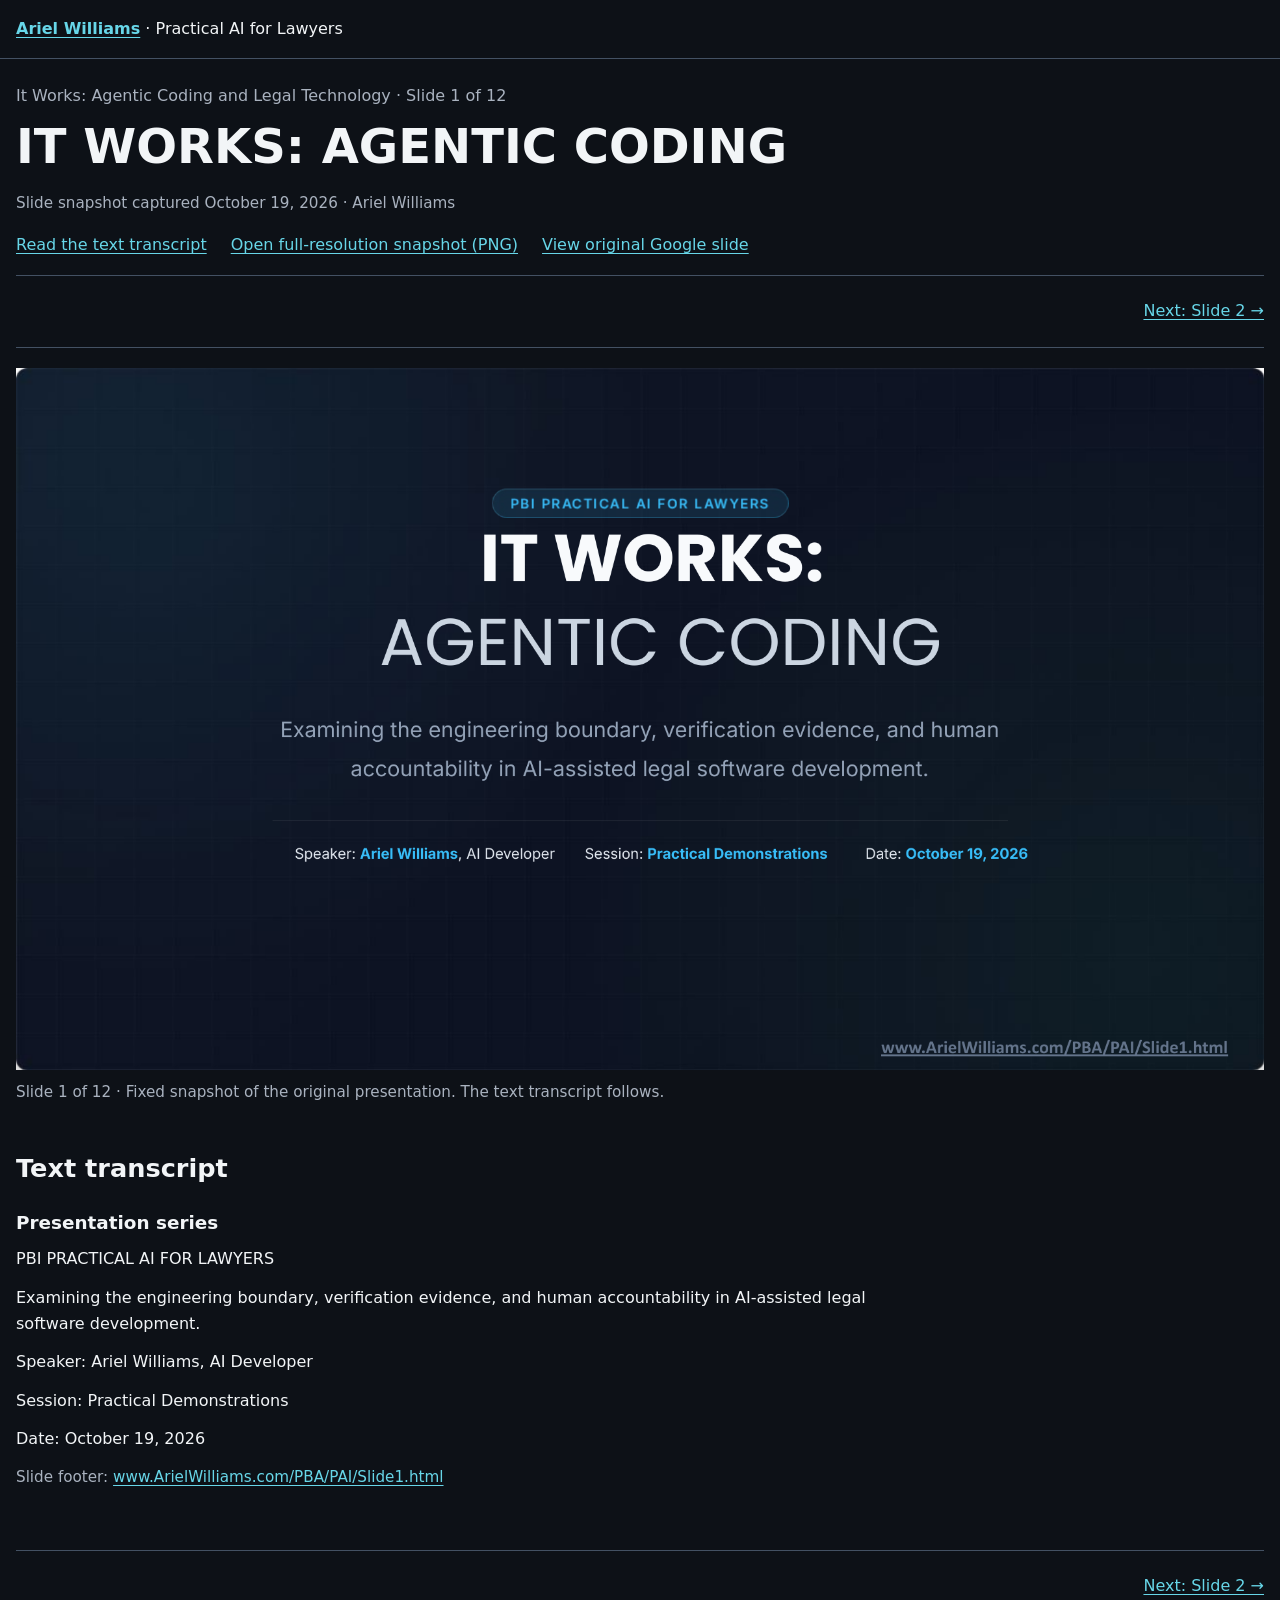
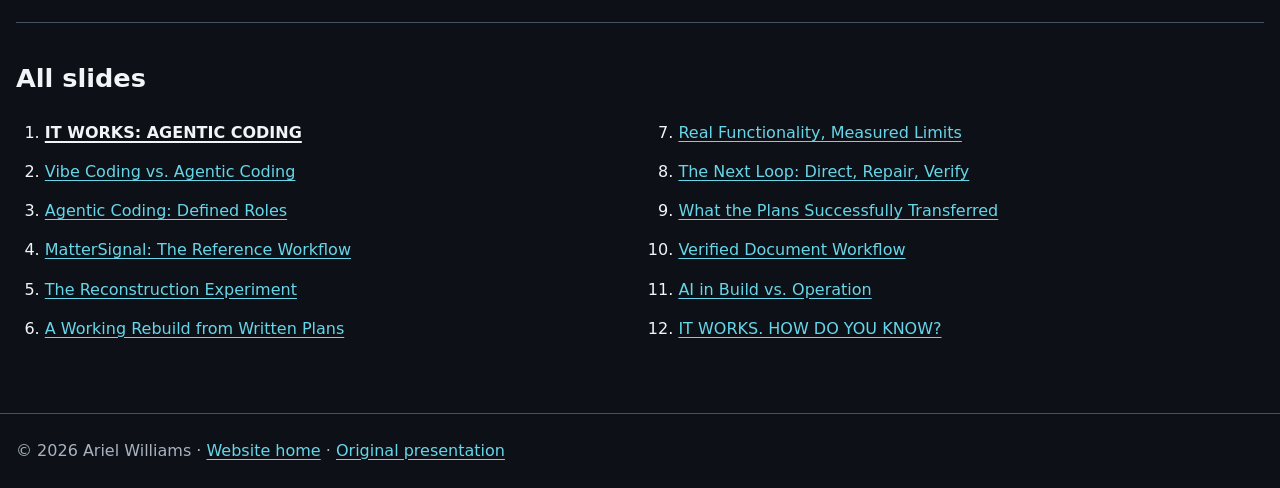
<file: PBA/PAI/Slide1.html>
<!DOCTYPE html>
<html lang="en">
<head>
  <meta charset="utf-8">
  <meta name="viewport" content="width=device-width, initial-scale=1">
  <meta name="color-scheme" content="dark">
  <meta name="theme-color" content="#0d1117">
  <title>Slide 1: IT WORKS: AGENTIC CODING — Ariel Williams</title>
  <meta name="description" content="Slide 1 of It Works: Agentic Coding and Legal Technology, with a slide snapshot and text transcript.">
  <link rel="canonical" href="https://www.arielwilliams.com/PBA/PAI/Slide1.html">
  <link rel="icon" href="../../favicon.svg" type="image/svg+xml">
  <link rel="stylesheet" href="assets/slides.css">
</head>
<body>
  <a class="skip-link" href="#main">Skip to content</a>
  <header class="site-header"><div class="shell"><a href="../../index.html">Ariel Williams</a> · Practical AI for Lawyers</div></header>
  <main id="main" class="shell" tabindex="-1">
    <p class="eyebrow">It Works: Agentic Coding and Legal Technology · Slide 1 of 12</p>
    <h1>IT WORKS: AGENTIC CODING</h1>
    <p class="source-note">Slide snapshot captured <time datetime="2026-10-19T13:49:45.530Z">October 19, 2026</time> · Ariel Williams</p>
    <div class="page-tools">
      <a href="#transcript">Read the text transcript</a>
      <a href="assets/Slide1.png">Open full-resolution snapshot (PNG)</a>
      <a href="https://docs.google.com/presentation/d/1N2vWBWcmy1jNBpQ5_jMleusjXpyNw0qvdKcksXYPOZQ/edit#slide=id.p1">View original Google slide</a>
    </div>
    <nav class="pagination" aria-label="Previous and next slides, above snapshot">
<a class="next" rel="next" href="Slide2.html">Next: Slide 2 →</a>
</nav>
    <figure>
      <a class="snapshot-link" href="assets/Slide1.png" aria-label="Open full-resolution snapshot of slide 1">
        <img class="slide-image" src="assets/Slide1.png" width="1920" height="1080" alt="Slide 1: IT WORKS: AGENTIC CODING. Full text transcript below.">
      </a>
      <figcaption>Slide 1 of 12 · Fixed snapshot of the original presentation. The text transcript follows.</figcaption>
    </figure>
    <section id="transcript" class="transcript" aria-labelledby="transcript-title">
      <h2 id="transcript-title">Text transcript</h2>
<h3>Presentation series</h3>
<div>
<p>PBI PRACTICAL AI FOR LAWYERS</p>
</div>
<p>Examining the engineering boundary, verification evidence, and human accountability in AI-assisted legal software development.</p>
<p>Speaker: Ariel Williams, AI Developer</p>
<p>Session: Practical Demonstrations</p>
<p>Date: October 19, 2026</p>
<p class="source-note">Slide footer: <a href="Slide1.html">www.ArielWilliams.com/PBA/PAI/Slide1.html</a></p>
    </section>
    <nav class="pagination" aria-label="Previous and next slides, below transcript">
<a class="next" rel="next" href="Slide2.html">Next: Slide 2 →</a>
</nav>
    <nav class="slide-index" aria-labelledby="slide-index-title">
      <h2 id="slide-index-title">All slides</h2>
      <ol>
<li><a href="Slide1.html" aria-current="page">IT WORKS: AGENTIC CODING</a></li>
<li><a href="Slide2.html">Vibe Coding vs. Agentic Coding</a></li>
<li><a href="Slide3.html">Agentic Coding: Defined Roles</a></li>
<li><a href="Slide4.html">MatterSignal: The Reference Workflow</a></li>
<li><a href="Slide5.html">The Reconstruction Experiment</a></li>
<li><a href="Slide6.html">A Working Rebuild from Written Plans</a></li>
<li><a href="Slide7.html">Real Functionality, Measured Limits</a></li>
<li><a href="Slide8.html">The Next Loop: Direct, Repair, Verify</a></li>
<li><a href="Slide9.html">What the Plans Successfully Transferred</a></li>
<li><a href="Slide10.html">Verified Document Workflow</a></li>
<li><a href="Slide11.html">AI in Build vs. Operation</a></li>
<li><a href="Slide12.html">IT WORKS. HOW DO YOU KNOW?</a></li>
      </ol>
    </nav>
  </main>
  <footer class="site-footer"><div class="shell">© 2026 Ariel Williams · <a href="../../index.html">Website home</a> · <a href="https://docs.google.com/presentation/d/1N2vWBWcmy1jNBpQ5_jMleusjXpyNw0qvdKcksXYPOZQ/edit">Original presentation</a></div></footer>
</body>
</html>
</file>
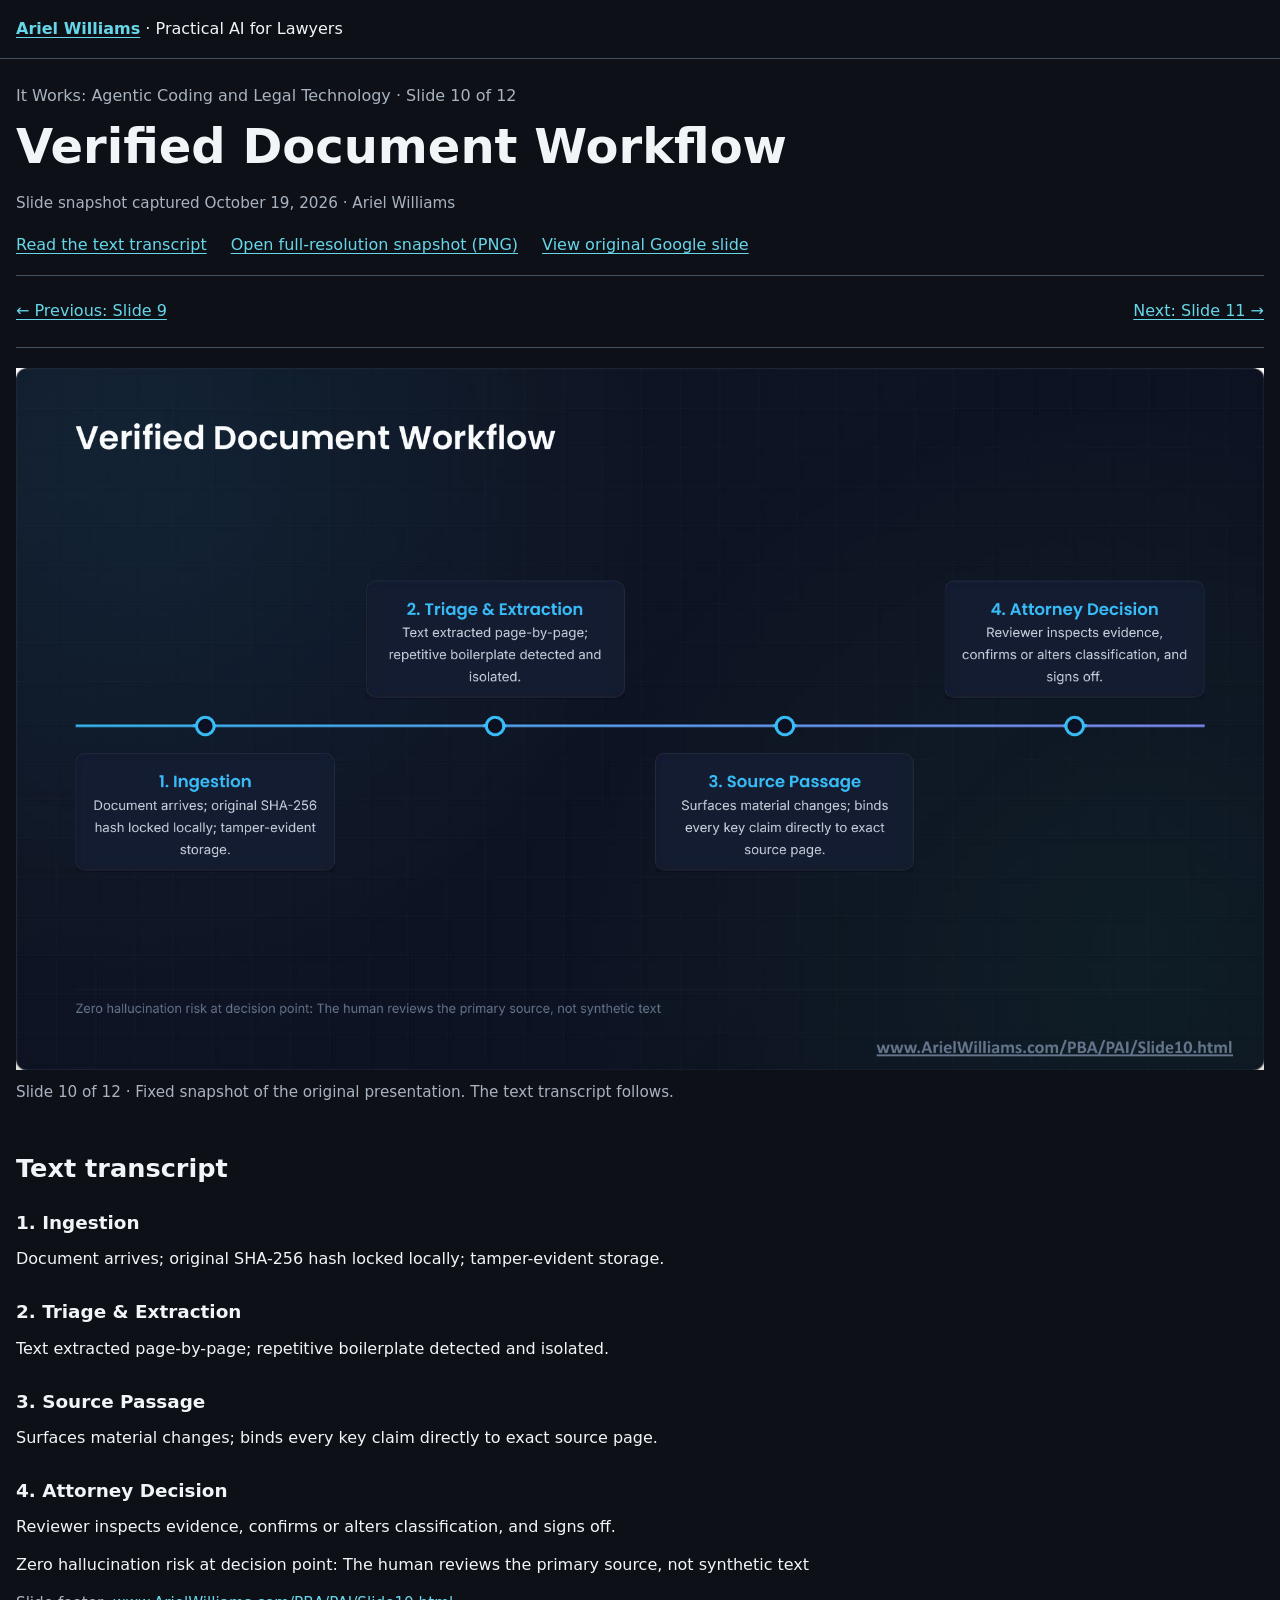
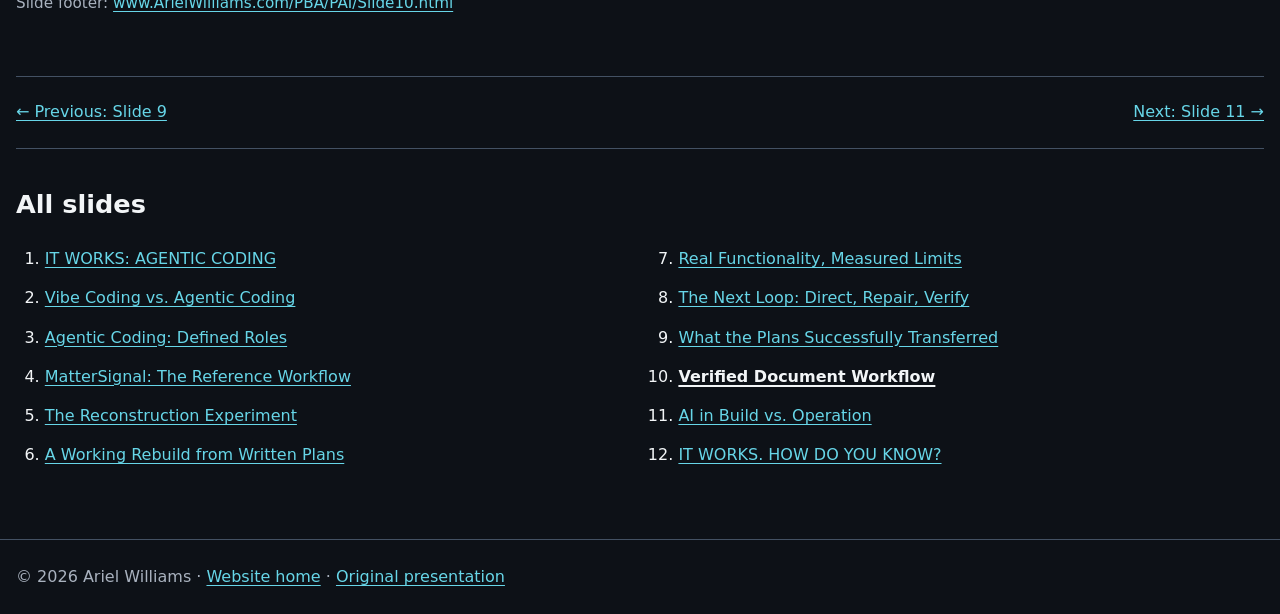
<file: PBA/PAI/Slide10.html>
<!DOCTYPE html>
<html lang="en">
<head>
  <meta charset="utf-8">
  <meta name="viewport" content="width=device-width, initial-scale=1">
  <meta name="color-scheme" content="dark">
  <meta name="theme-color" content="#0d1117">
  <title>Slide 10: Verified Document Workflow — Ariel Williams</title>
  <meta name="description" content="Slide 10 of It Works: Agentic Coding and Legal Technology, with a slide snapshot and text transcript.">
  <link rel="canonical" href="https://www.arielwilliams.com/PBA/PAI/Slide10.html">
  <link rel="icon" href="../../favicon.svg" type="image/svg+xml">
  <link rel="stylesheet" href="assets/slides.css">
</head>
<body>
  <a class="skip-link" href="#main">Skip to content</a>
  <header class="site-header"><div class="shell"><a href="../../index.html">Ariel Williams</a> · Practical AI for Lawyers</div></header>
  <main id="main" class="shell" tabindex="-1">
    <p class="eyebrow">It Works: Agentic Coding and Legal Technology · Slide 10 of 12</p>
    <h1>Verified Document Workflow</h1>
    <p class="source-note">Slide snapshot captured <time datetime="2026-10-19T13:49:45.530Z">October 19, 2026</time> · Ariel Williams</p>
    <div class="page-tools">
      <a href="#transcript">Read the text transcript</a>
      <a href="assets/Slide10.png">Open full-resolution snapshot (PNG)</a>
      <a href="https://docs.google.com/presentation/d/1N2vWBWcmy1jNBpQ5_jMleusjXpyNw0qvdKcksXYPOZQ/edit#slide=id.p9">View original Google slide</a>
    </div>
    <nav class="pagination" aria-label="Previous and next slides, above snapshot">
<a rel="prev" href="Slide9.html">← Previous: Slide 9</a>
<a class="next" rel="next" href="Slide11.html">Next: Slide 11 →</a>
</nav>
    <figure>
      <a class="snapshot-link" href="assets/Slide10.png" aria-label="Open full-resolution snapshot of slide 10">
        <img class="slide-image" src="assets/Slide10.png" width="1920" height="1080" alt="Slide 10: Verified Document Workflow. Full text transcript below.">
      </a>
      <figcaption>Slide 10 of 12 · Fixed snapshot of the original presentation. The text transcript follows.</figcaption>
    </figure>
    <section id="transcript" class="transcript" aria-labelledby="transcript-title">
      <h2 id="transcript-title">Text transcript</h2>
<h3>1. Ingestion</h3>
<p>Document arrives; original SHA-256 hash locked locally; tamper-evident storage.</p>
<h3>2. Triage &amp; Extraction</h3>
<p>Text extracted page-by-page; repetitive boilerplate detected and isolated.</p>
<h3>3. Source Passage</h3>
<p>Surfaces material changes; binds every key claim directly to exact source page.</p>
<h3>4. Attorney Decision</h3>
<p>Reviewer inspects evidence, confirms or alters classification, and signs off.</p>
<p>Zero hallucination risk at decision point: The human reviews the primary source, not synthetic text</p>
<p class="source-note">Slide footer: <a href="Slide10.html">www.ArielWilliams.com/PBA/PAI/Slide10.html</a></p>
    </section>
    <nav class="pagination" aria-label="Previous and next slides, below transcript">
<a rel="prev" href="Slide9.html">← Previous: Slide 9</a>
<a class="next" rel="next" href="Slide11.html">Next: Slide 11 →</a>
</nav>
    <nav class="slide-index" aria-labelledby="slide-index-title">
      <h2 id="slide-index-title">All slides</h2>
      <ol>
<li><a href="Slide1.html">IT WORKS: AGENTIC CODING</a></li>
<li><a href="Slide2.html">Vibe Coding vs. Agentic Coding</a></li>
<li><a href="Slide3.html">Agentic Coding: Defined Roles</a></li>
<li><a href="Slide4.html">MatterSignal: The Reference Workflow</a></li>
<li><a href="Slide5.html">The Reconstruction Experiment</a></li>
<li><a href="Slide6.html">A Working Rebuild from Written Plans</a></li>
<li><a href="Slide7.html">Real Functionality, Measured Limits</a></li>
<li><a href="Slide8.html">The Next Loop: Direct, Repair, Verify</a></li>
<li><a href="Slide9.html">What the Plans Successfully Transferred</a></li>
<li><a href="Slide10.html" aria-current="page">Verified Document Workflow</a></li>
<li><a href="Slide11.html">AI in Build vs. Operation</a></li>
<li><a href="Slide12.html">IT WORKS. HOW DO YOU KNOW?</a></li>
      </ol>
    </nav>
  </main>
  <footer class="site-footer"><div class="shell">© 2026 Ariel Williams · <a href="../../index.html">Website home</a> · <a href="https://docs.google.com/presentation/d/1N2vWBWcmy1jNBpQ5_jMleusjXpyNw0qvdKcksXYPOZQ/edit">Original presentation</a></div></footer>
</body>
</html>
</file>
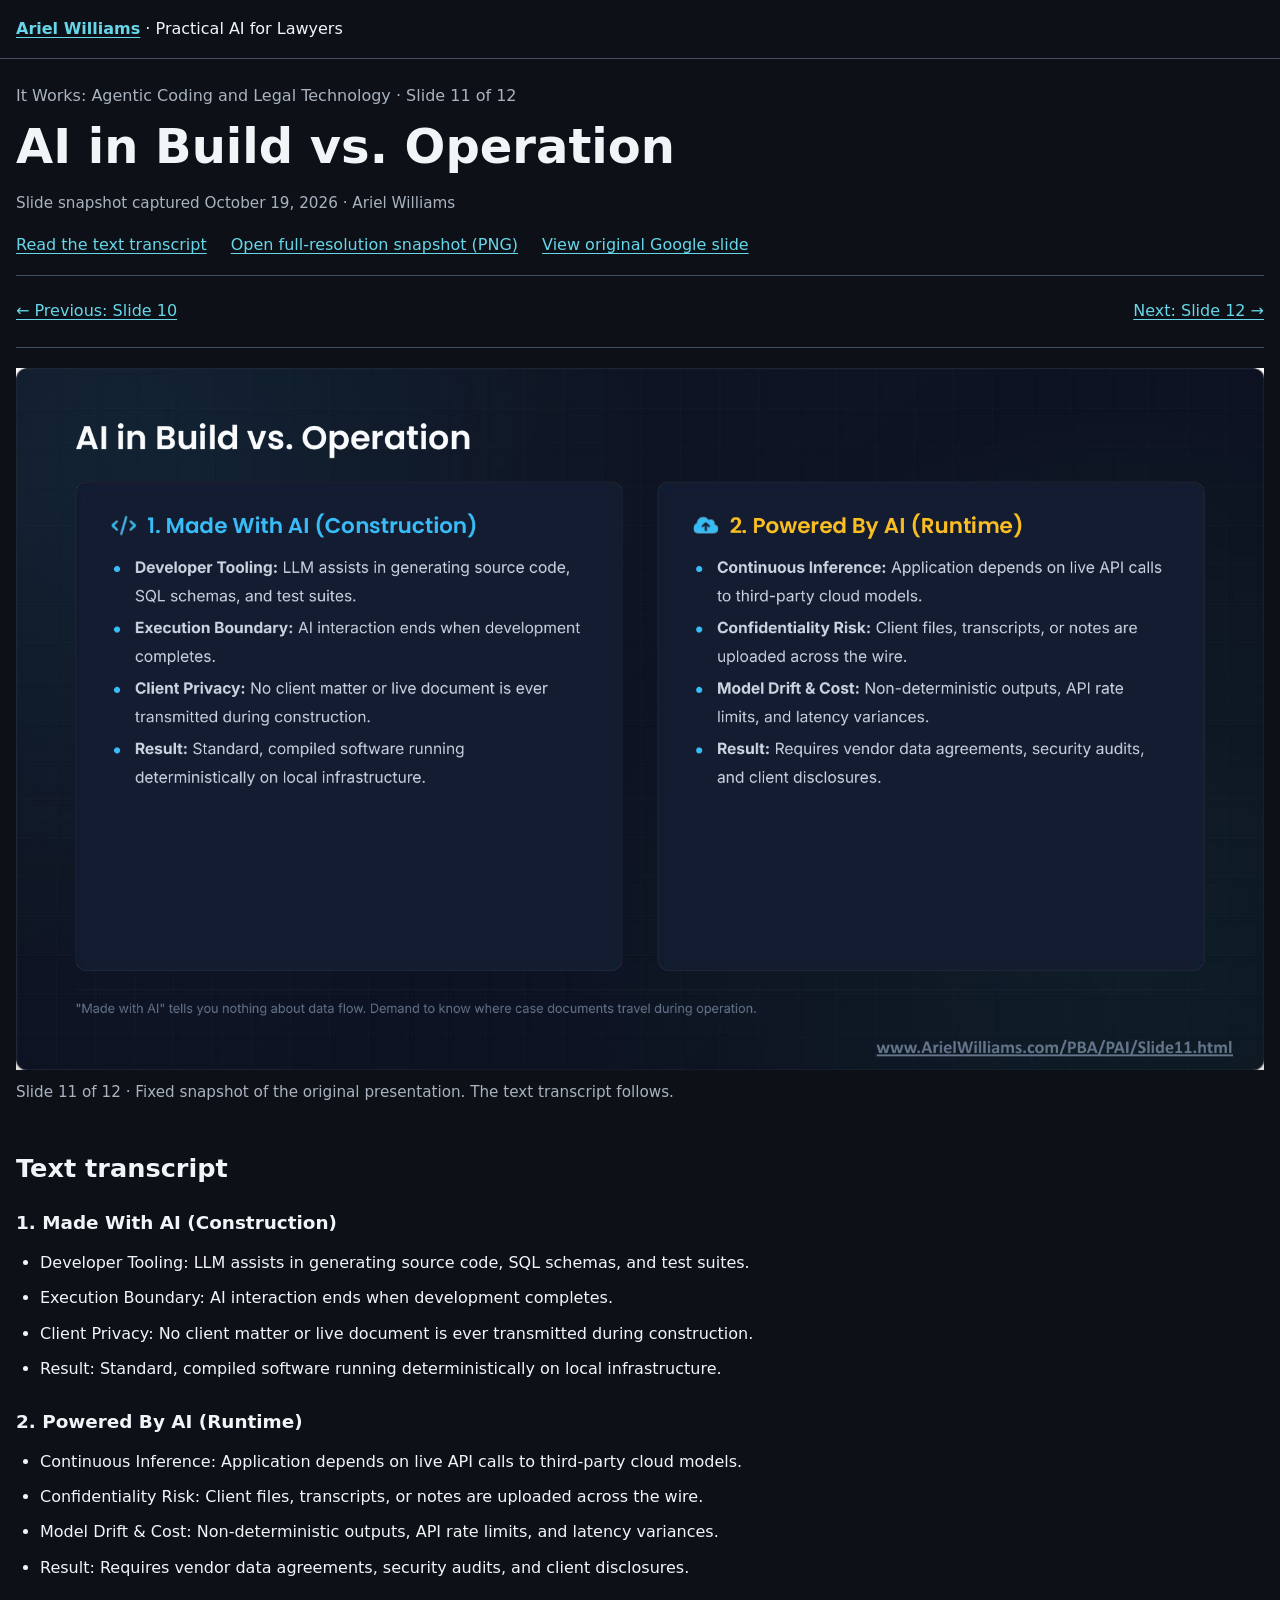
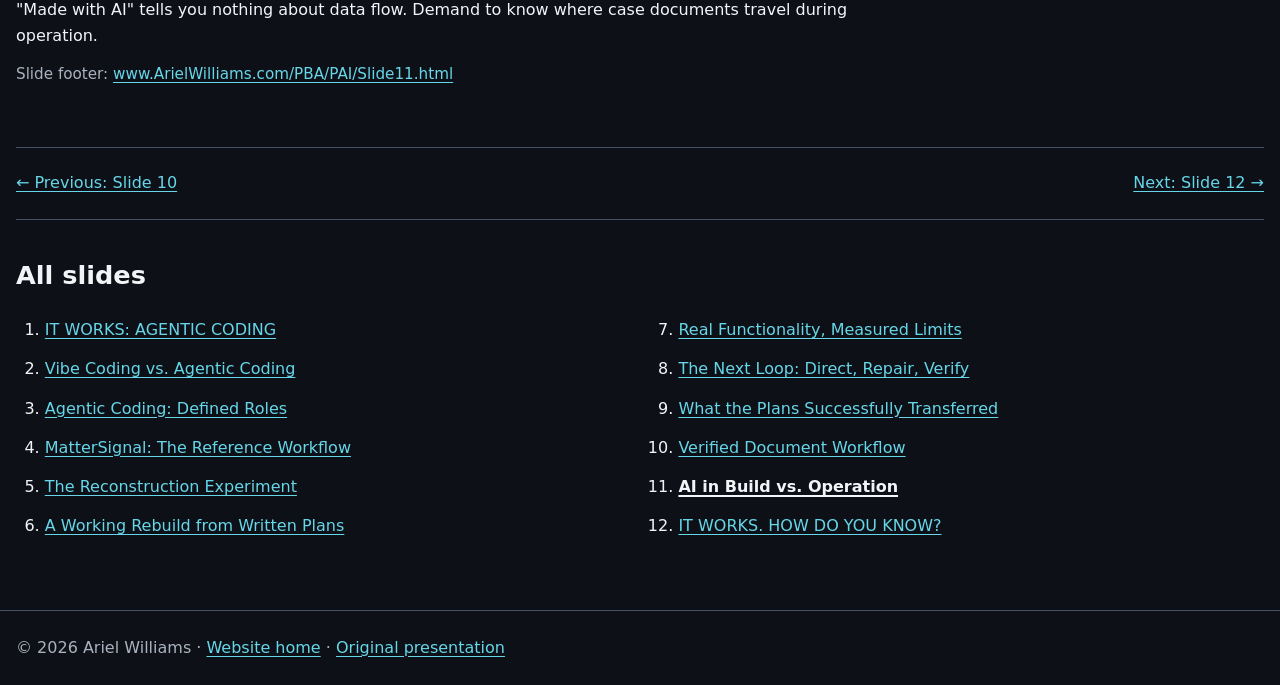
<file: PBA/PAI/Slide11.html>
<!DOCTYPE html>
<html lang="en">
<head>
  <meta charset="utf-8">
  <meta name="viewport" content="width=device-width, initial-scale=1">
  <meta name="color-scheme" content="dark">
  <meta name="theme-color" content="#0d1117">
  <title>Slide 11: AI in Build vs. Operation — Ariel Williams</title>
  <meta name="description" content="Slide 11 of It Works: Agentic Coding and Legal Technology, with a slide snapshot and text transcript.">
  <link rel="canonical" href="https://www.arielwilliams.com/PBA/PAI/Slide11.html">
  <link rel="icon" href="../../favicon.svg" type="image/svg+xml">
  <link rel="stylesheet" href="assets/slides.css">
</head>
<body>
  <a class="skip-link" href="#main">Skip to content</a>
  <header class="site-header"><div class="shell"><a href="../../index.html">Ariel Williams</a> · Practical AI for Lawyers</div></header>
  <main id="main" class="shell" tabindex="-1">
    <p class="eyebrow">It Works: Agentic Coding and Legal Technology · Slide 11 of 12</p>
    <h1>AI in Build vs. Operation</h1>
    <p class="source-note">Slide snapshot captured <time datetime="2026-10-19T13:49:45.530Z">October 19, 2026</time> · Ariel Williams</p>
    <div class="page-tools">
      <a href="#transcript">Read the text transcript</a>
      <a href="assets/Slide11.png">Open full-resolution snapshot (PNG)</a>
      <a href="https://docs.google.com/presentation/d/1N2vWBWcmy1jNBpQ5_jMleusjXpyNw0qvdKcksXYPOZQ/edit#slide=id.p10">View original Google slide</a>
    </div>
    <nav class="pagination" aria-label="Previous and next slides, above snapshot">
<a rel="prev" href="Slide10.html">← Previous: Slide 10</a>
<a class="next" rel="next" href="Slide12.html">Next: Slide 12 →</a>
</nav>
    <figure>
      <a class="snapshot-link" href="assets/Slide11.png" aria-label="Open full-resolution snapshot of slide 11">
        <img class="slide-image" src="assets/Slide11.png" width="1920" height="1080" alt="Slide 11: AI in Build vs. Operation. Full text transcript below.">
      </a>
      <figcaption>Slide 11 of 12 · Fixed snapshot of the original presentation. The text transcript follows.</figcaption>
    </figure>
    <section id="transcript" class="transcript" aria-labelledby="transcript-title">
      <h2 id="transcript-title">Text transcript</h2>
<h3>1. Made With AI (Construction)</h3>
<ul>
  <li>Developer Tooling: LLM assists in generating source code, SQL schemas, and test suites.</li>
  <li>Execution Boundary: AI interaction ends when development completes.</li>
  <li>Client Privacy: No client matter or live document is ever transmitted during construction.</li>
  <li>Result: Standard, compiled software running deterministically on local infrastructure.</li>
</ul>
<h3>2. Powered By AI (Runtime)</h3>
<ul>
  <li>Continuous Inference: Application depends on live API calls to third-party cloud models.</li>
  <li>Confidentiality Risk: Client files, transcripts, or notes are uploaded across the wire.</li>
  <li>Model Drift &amp; Cost: Non-deterministic outputs, API rate limits, and latency variances.</li>
  <li>Result: Requires vendor data agreements, security audits, and client disclosures.</li>
</ul>
<p>&quot;Made with AI&quot; tells you nothing about data flow. Demand to know where case documents travel during operation.</p>
<p class="source-note">Slide footer: <a href="Slide11.html">www.ArielWilliams.com/PBA/PAI/Slide11.html</a></p>
    </section>
    <nav class="pagination" aria-label="Previous and next slides, below transcript">
<a rel="prev" href="Slide10.html">← Previous: Slide 10</a>
<a class="next" rel="next" href="Slide12.html">Next: Slide 12 →</a>
</nav>
    <nav class="slide-index" aria-labelledby="slide-index-title">
      <h2 id="slide-index-title">All slides</h2>
      <ol>
<li><a href="Slide1.html">IT WORKS: AGENTIC CODING</a></li>
<li><a href="Slide2.html">Vibe Coding vs. Agentic Coding</a></li>
<li><a href="Slide3.html">Agentic Coding: Defined Roles</a></li>
<li><a href="Slide4.html">MatterSignal: The Reference Workflow</a></li>
<li><a href="Slide5.html">The Reconstruction Experiment</a></li>
<li><a href="Slide6.html">A Working Rebuild from Written Plans</a></li>
<li><a href="Slide7.html">Real Functionality, Measured Limits</a></li>
<li><a href="Slide8.html">The Next Loop: Direct, Repair, Verify</a></li>
<li><a href="Slide9.html">What the Plans Successfully Transferred</a></li>
<li><a href="Slide10.html">Verified Document Workflow</a></li>
<li><a href="Slide11.html" aria-current="page">AI in Build vs. Operation</a></li>
<li><a href="Slide12.html">IT WORKS. HOW DO YOU KNOW?</a></li>
      </ol>
    </nav>
  </main>
  <footer class="site-footer"><div class="shell">© 2026 Ariel Williams · <a href="../../index.html">Website home</a> · <a href="https://docs.google.com/presentation/d/1N2vWBWcmy1jNBpQ5_jMleusjXpyNw0qvdKcksXYPOZQ/edit">Original presentation</a></div></footer>
</body>
</html>
</file>
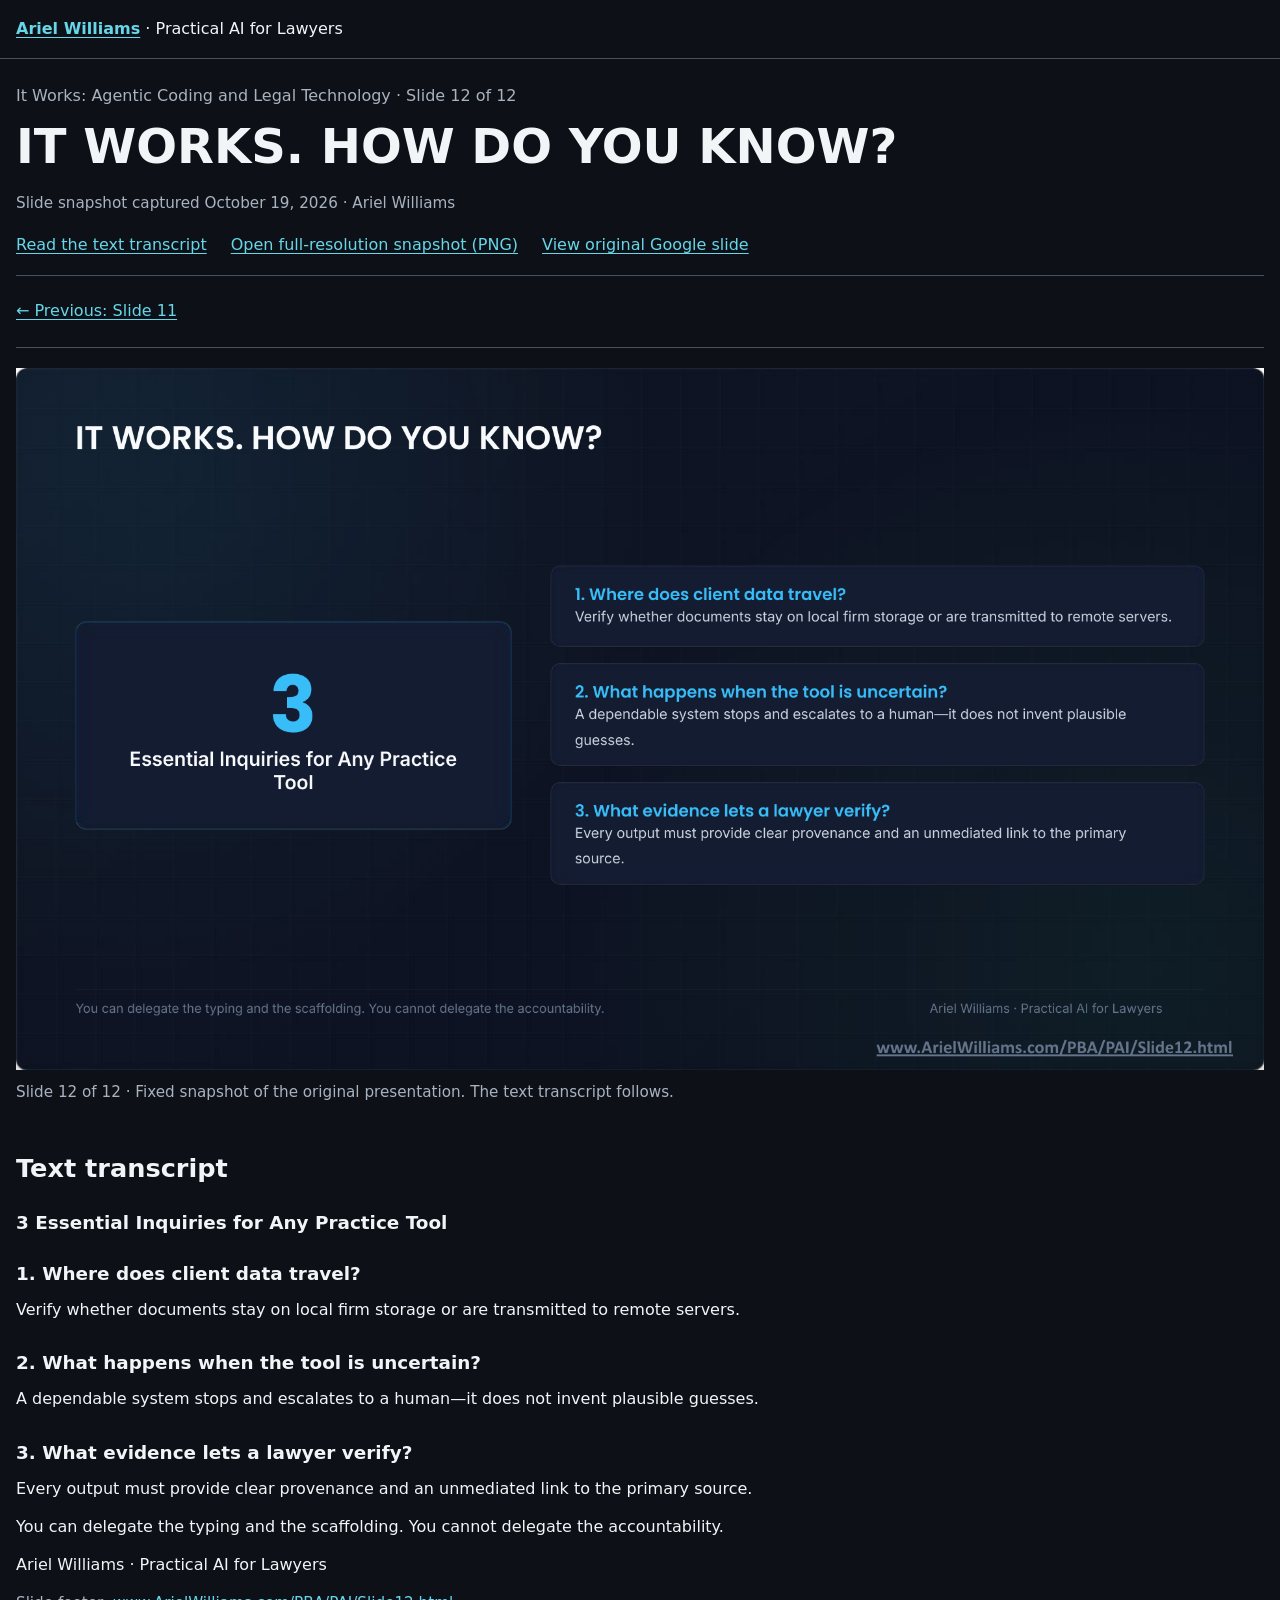
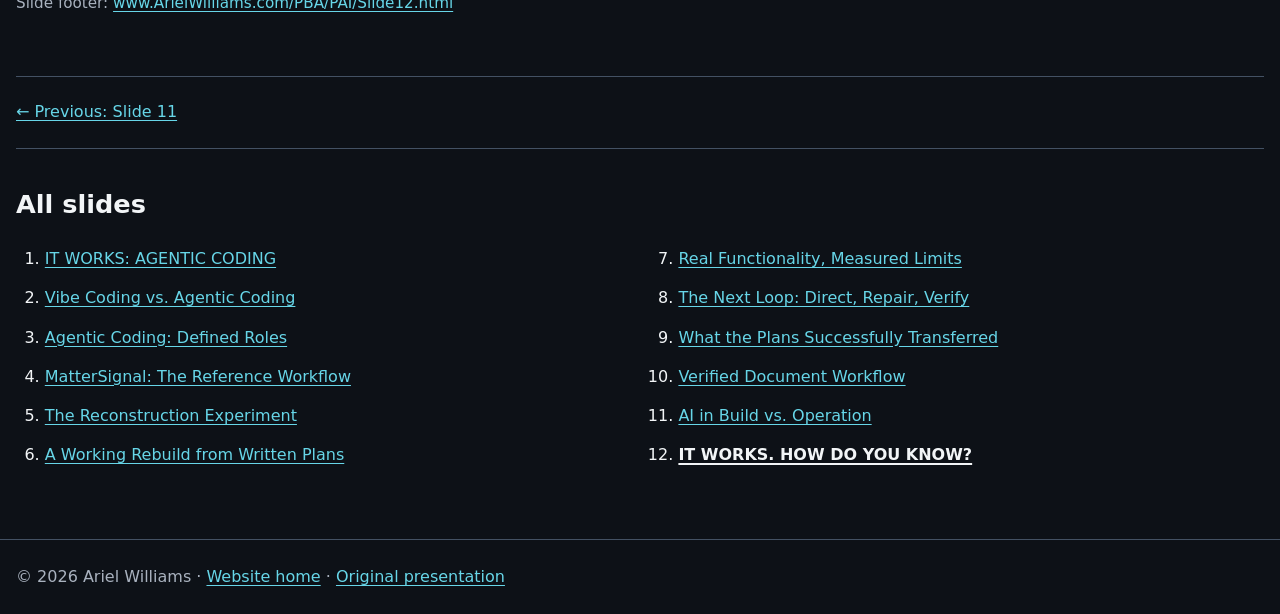
<file: PBA/PAI/Slide12.html>
<!DOCTYPE html>
<html lang="en">
<head>
  <meta charset="utf-8">
  <meta name="viewport" content="width=device-width, initial-scale=1">
  <meta name="color-scheme" content="dark">
  <meta name="theme-color" content="#0d1117">
  <title>Slide 12: IT WORKS. HOW DO YOU KNOW? — Ariel Williams</title>
  <meta name="description" content="Slide 12 of It Works: Agentic Coding and Legal Technology, with a slide snapshot and text transcript.">
  <link rel="canonical" href="https://www.arielwilliams.com/PBA/PAI/Slide12.html">
  <link rel="icon" href="../../favicon.svg" type="image/svg+xml">
  <link rel="stylesheet" href="assets/slides.css">
</head>
<body>
  <a class="skip-link" href="#main">Skip to content</a>
  <header class="site-header"><div class="shell"><a href="../../index.html">Ariel Williams</a> · Practical AI for Lawyers</div></header>
  <main id="main" class="shell" tabindex="-1">
    <p class="eyebrow">It Works: Agentic Coding and Legal Technology · Slide 12 of 12</p>
    <h1>IT WORKS. HOW DO YOU KNOW?</h1>
    <p class="source-note">Slide snapshot captured <time datetime="2026-10-19T13:49:45.530Z">October 19, 2026</time> · Ariel Williams</p>
    <div class="page-tools">
      <a href="#transcript">Read the text transcript</a>
      <a href="assets/Slide12.png">Open full-resolution snapshot (PNG)</a>
      <a href="https://docs.google.com/presentation/d/1N2vWBWcmy1jNBpQ5_jMleusjXpyNw0qvdKcksXYPOZQ/edit#slide=id.p11">View original Google slide</a>
    </div>
    <nav class="pagination" aria-label="Previous and next slides, above snapshot">
<a rel="prev" href="Slide11.html">← Previous: Slide 11</a>
</nav>
    <figure>
      <a class="snapshot-link" href="assets/Slide12.png" aria-label="Open full-resolution snapshot of slide 12">
        <img class="slide-image" src="assets/Slide12.png" width="1920" height="1080" alt="Slide 12: IT WORKS. HOW DO YOU KNOW?. Full text transcript below.">
      </a>
      <figcaption>Slide 12 of 12 · Fixed snapshot of the original presentation. The text transcript follows.</figcaption>
    </figure>
    <section id="transcript" class="transcript" aria-labelledby="transcript-title">
      <h2 id="transcript-title">Text transcript</h2>
<h3>3 Essential Inquiries for Any Practice Tool</h3>
<h3>1. Where does client data travel?</h3>
<p>Verify whether documents stay on local firm storage or are transmitted to remote servers.</p>
<h3>2. What happens when the tool is uncertain?</h3>
<p>A dependable system stops and escalates to a human—it does not invent plausible guesses.</p>
<h3>3. What evidence lets a lawyer verify?</h3>
<p>Every output must provide clear provenance and an unmediated link to the primary source.</p>
<p>You can delegate the typing and the scaffolding. You cannot delegate the accountability.</p>
<p>Ariel Williams · Practical AI for Lawyers</p>
<p class="source-note">Slide footer: <a href="Slide12.html">www.ArielWilliams.com/PBA/PAI/Slide12.html</a></p>
    </section>
    <nav class="pagination" aria-label="Previous and next slides, below transcript">
<a rel="prev" href="Slide11.html">← Previous: Slide 11</a>
</nav>
    <nav class="slide-index" aria-labelledby="slide-index-title">
      <h2 id="slide-index-title">All slides</h2>
      <ol>
<li><a href="Slide1.html">IT WORKS: AGENTIC CODING</a></li>
<li><a href="Slide2.html">Vibe Coding vs. Agentic Coding</a></li>
<li><a href="Slide3.html">Agentic Coding: Defined Roles</a></li>
<li><a href="Slide4.html">MatterSignal: The Reference Workflow</a></li>
<li><a href="Slide5.html">The Reconstruction Experiment</a></li>
<li><a href="Slide6.html">A Working Rebuild from Written Plans</a></li>
<li><a href="Slide7.html">Real Functionality, Measured Limits</a></li>
<li><a href="Slide8.html">The Next Loop: Direct, Repair, Verify</a></li>
<li><a href="Slide9.html">What the Plans Successfully Transferred</a></li>
<li><a href="Slide10.html">Verified Document Workflow</a></li>
<li><a href="Slide11.html">AI in Build vs. Operation</a></li>
<li><a href="Slide12.html" aria-current="page">IT WORKS. HOW DO YOU KNOW?</a></li>
      </ol>
    </nav>
  </main>
  <footer class="site-footer"><div class="shell">© 2026 Ariel Williams · <a href="../../index.html">Website home</a> · <a href="https://docs.google.com/presentation/d/1N2vWBWcmy1jNBpQ5_jMleusjXpyNw0qvdKcksXYPOZQ/edit">Original presentation</a></div></footer>
</body>
</html>
</file>
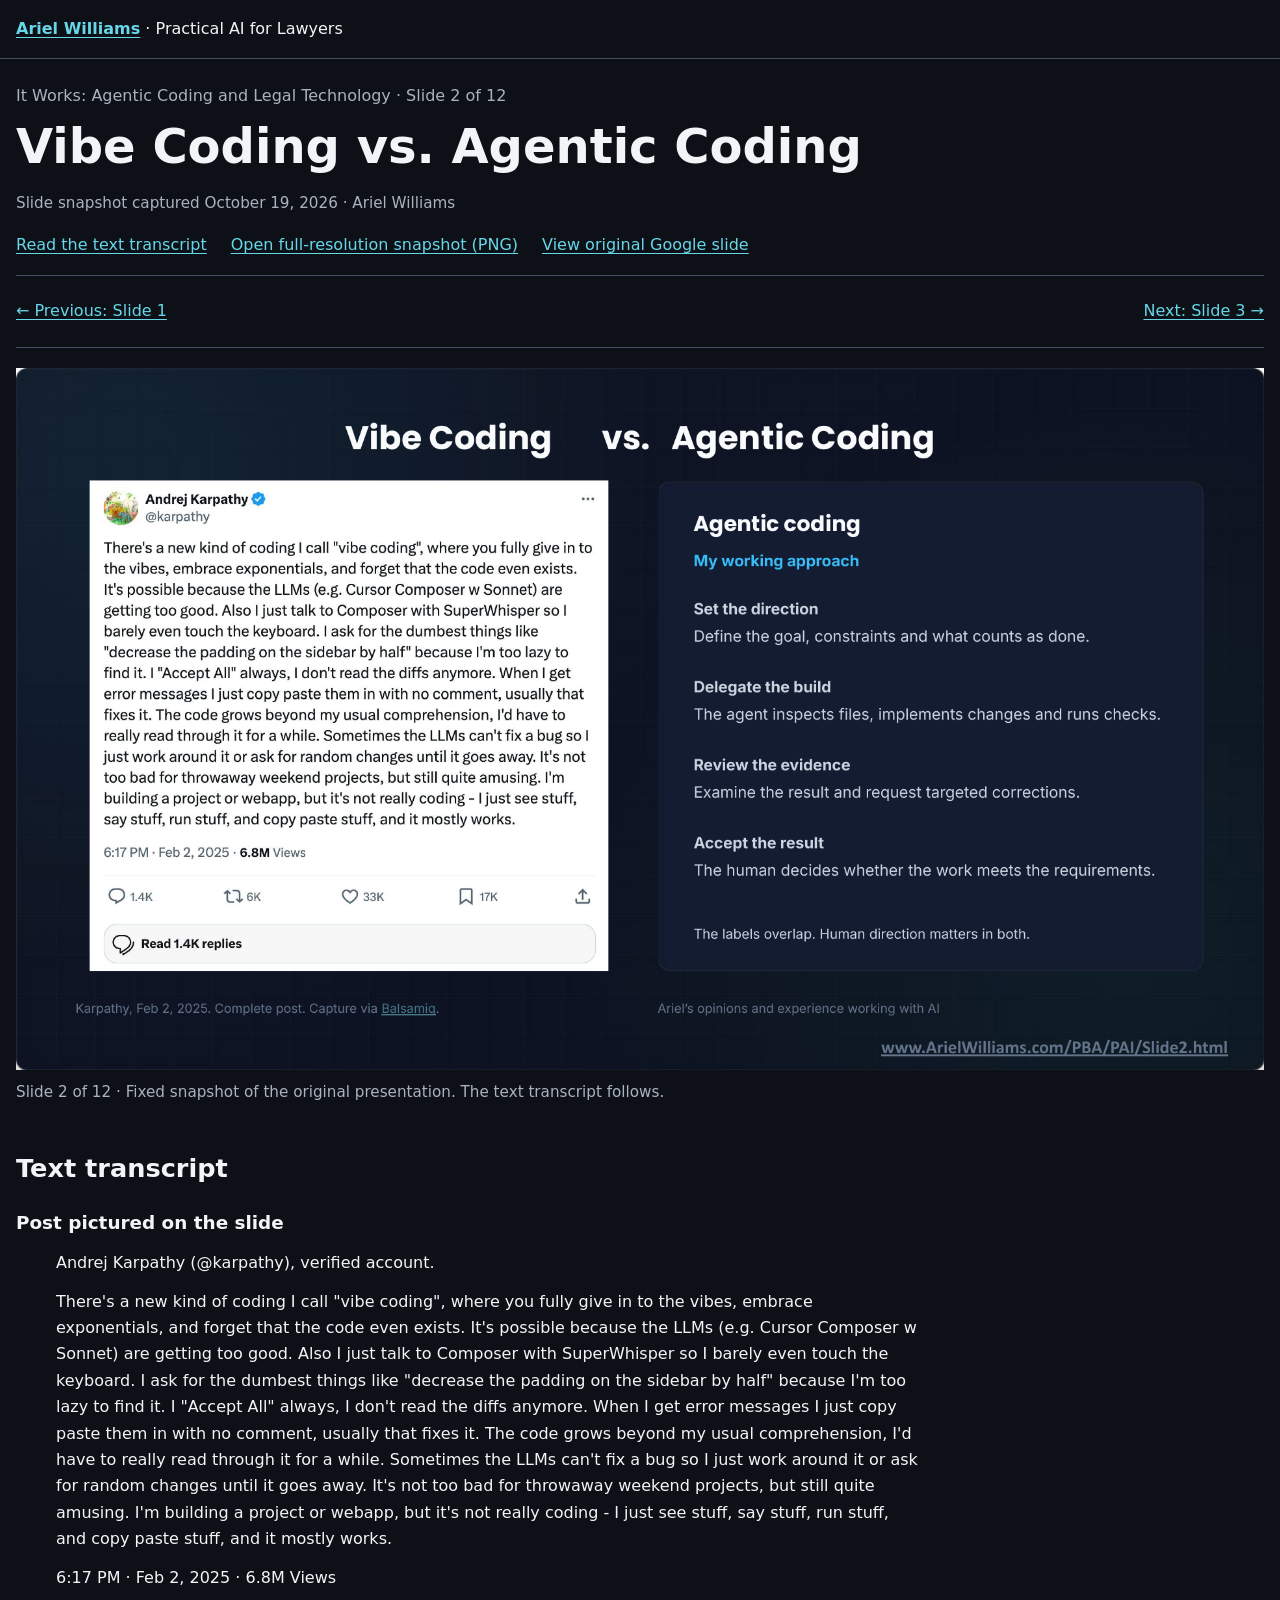
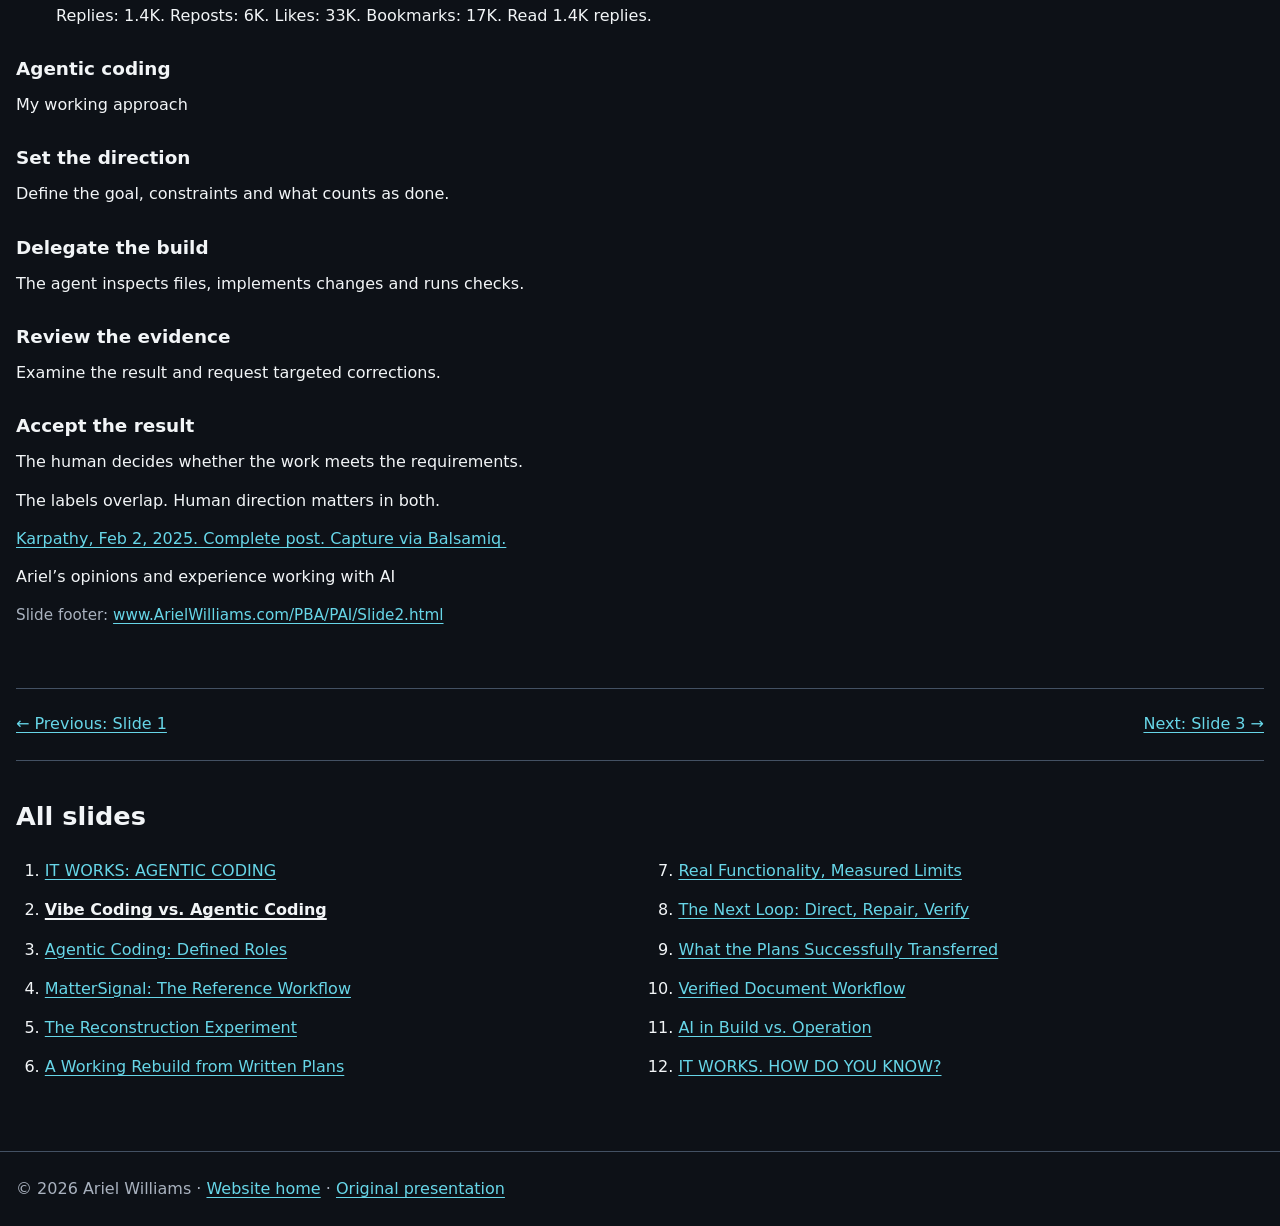
<file: PBA/PAI/Slide2.html>
<!DOCTYPE html>
<html lang="en">
<head>
  <meta charset="utf-8">
  <meta name="viewport" content="width=device-width, initial-scale=1">
  <meta name="color-scheme" content="dark">
  <meta name="theme-color" content="#0d1117">
  <title>Slide 2: Vibe Coding vs. Agentic Coding — Ariel Williams</title>
  <meta name="description" content="Slide 2 of It Works: Agentic Coding and Legal Technology, with a slide snapshot and text transcript.">
  <link rel="canonical" href="https://www.arielwilliams.com/PBA/PAI/Slide2.html">
  <link rel="icon" href="../../favicon.svg" type="image/svg+xml">
  <link rel="stylesheet" href="assets/slides.css">
</head>
<body>
  <a class="skip-link" href="#main">Skip to content</a>
  <header class="site-header"><div class="shell"><a href="../../index.html">Ariel Williams</a> · Practical AI for Lawyers</div></header>
  <main id="main" class="shell" tabindex="-1">
    <p class="eyebrow">It Works: Agentic Coding and Legal Technology · Slide 2 of 12</p>
    <h1>Vibe Coding vs. Agentic Coding</h1>
    <p class="source-note">Slide snapshot captured <time datetime="2026-10-19T13:49:45.530Z">October 19, 2026</time> · Ariel Williams</p>
    <div class="page-tools">
      <a href="#transcript">Read the text transcript</a>
      <a href="assets/Slide2.png">Open full-resolution snapshot (PNG)</a>
      <a href="https://docs.google.com/presentation/d/1N2vWBWcmy1jNBpQ5_jMleusjXpyNw0qvdKcksXYPOZQ/edit#slide=id.g3fb5d33b04c_2_2">View original Google slide</a>
    </div>
    <nav class="pagination" aria-label="Previous and next slides, above snapshot">
<a rel="prev" href="Slide1.html">← Previous: Slide 1</a>
<a class="next" rel="next" href="Slide3.html">Next: Slide 3 →</a>
</nav>
    <figure>
      <a class="snapshot-link" href="assets/Slide2.png" aria-label="Open full-resolution snapshot of slide 2">
        <img class="slide-image" src="assets/Slide2.png" width="1920" height="1080" alt="Slide 2: Vibe Coding vs. Agentic Coding. Full text transcript below.">
      </a>
      <figcaption>Slide 2 of 12 · Fixed snapshot of the original presentation. The text transcript follows.</figcaption>
    </figure>
    <section id="transcript" class="transcript" aria-labelledby="transcript-title">
      <h2 id="transcript-title">Text transcript</h2>
<h3>Post pictured on the slide</h3>
<blockquote>
<p>Andrej Karpathy (@karpathy), verified account.</p>
<p>There&#x27;s a new kind of coding I call &quot;vibe coding&quot;, where you fully give in to the vibes, embrace exponentials, and forget that the code even exists. It&#x27;s possible because the LLMs (e.g. Cursor Composer w Sonnet) are getting too good. Also I just talk to Composer with SuperWhisper so I barely even touch the keyboard. I ask for the dumbest things like &quot;decrease the padding on the sidebar by half&quot; because I&#x27;m too lazy to find it. I &quot;Accept All&quot; always, I don&#x27;t read the diffs anymore. When I get error messages I just copy paste them in with no comment, usually that fixes it. The code grows beyond my usual comprehension, I&#x27;d have to really read through it for a while. Sometimes the LLMs can&#x27;t fix a bug so I just work around it or ask for random changes until it goes away. It&#x27;s not too bad for throwaway weekend projects, but still quite amusing. I&#x27;m building a project or webapp, but it&#x27;s not really coding - I just see stuff, say stuff, run stuff, and copy paste stuff, and it mostly works.</p>
<p>6:17 PM · Feb 2, 2025 · 6.8M Views</p>
<p>Replies: 1.4K. Reposts: 6K. Likes: 33K. Bookmarks: 17K. Read 1.4K replies.</p>
</blockquote>
<h3>Agentic coding</h3>
<p>My working approach</p>
<h3>Set the direction</h3>
<p>Define the goal, constraints and what counts as done.</p>
<h3>Delegate the build</h3>
<p>The agent inspects files, implements changes and runs checks.</p>
<h3>Review the evidence</h3>
<p>Examine the result and request targeted corrections.</p>
<h3>Accept the result</h3>
<p>The human decides whether the work meets the requirements.</p>
<p>The labels overlap. Human direction matters in both.</p>
<p><a href="https://community.balsamiq.com/blog/vibe-coding/">Karpathy, Feb 2, 2025. Complete post. Capture via Balsamiq.</a></p>
<p>Ariel’s opinions and experience working with AI</p>
<p class="source-note">Slide footer: <a href="Slide2.html">www.ArielWilliams.com/PBA/PAI/Slide2.html</a></p>
    </section>
    <nav class="pagination" aria-label="Previous and next slides, below transcript">
<a rel="prev" href="Slide1.html">← Previous: Slide 1</a>
<a class="next" rel="next" href="Slide3.html">Next: Slide 3 →</a>
</nav>
    <nav class="slide-index" aria-labelledby="slide-index-title">
      <h2 id="slide-index-title">All slides</h2>
      <ol>
<li><a href="Slide1.html">IT WORKS: AGENTIC CODING</a></li>
<li><a href="Slide2.html" aria-current="page">Vibe Coding vs. Agentic Coding</a></li>
<li><a href="Slide3.html">Agentic Coding: Defined Roles</a></li>
<li><a href="Slide4.html">MatterSignal: The Reference Workflow</a></li>
<li><a href="Slide5.html">The Reconstruction Experiment</a></li>
<li><a href="Slide6.html">A Working Rebuild from Written Plans</a></li>
<li><a href="Slide7.html">Real Functionality, Measured Limits</a></li>
<li><a href="Slide8.html">The Next Loop: Direct, Repair, Verify</a></li>
<li><a href="Slide9.html">What the Plans Successfully Transferred</a></li>
<li><a href="Slide10.html">Verified Document Workflow</a></li>
<li><a href="Slide11.html">AI in Build vs. Operation</a></li>
<li><a href="Slide12.html">IT WORKS. HOW DO YOU KNOW?</a></li>
      </ol>
    </nav>
  </main>
  <footer class="site-footer"><div class="shell">© 2026 Ariel Williams · <a href="../../index.html">Website home</a> · <a href="https://docs.google.com/presentation/d/1N2vWBWcmy1jNBpQ5_jMleusjXpyNw0qvdKcksXYPOZQ/edit">Original presentation</a></div></footer>
</body>
</html>
</file>
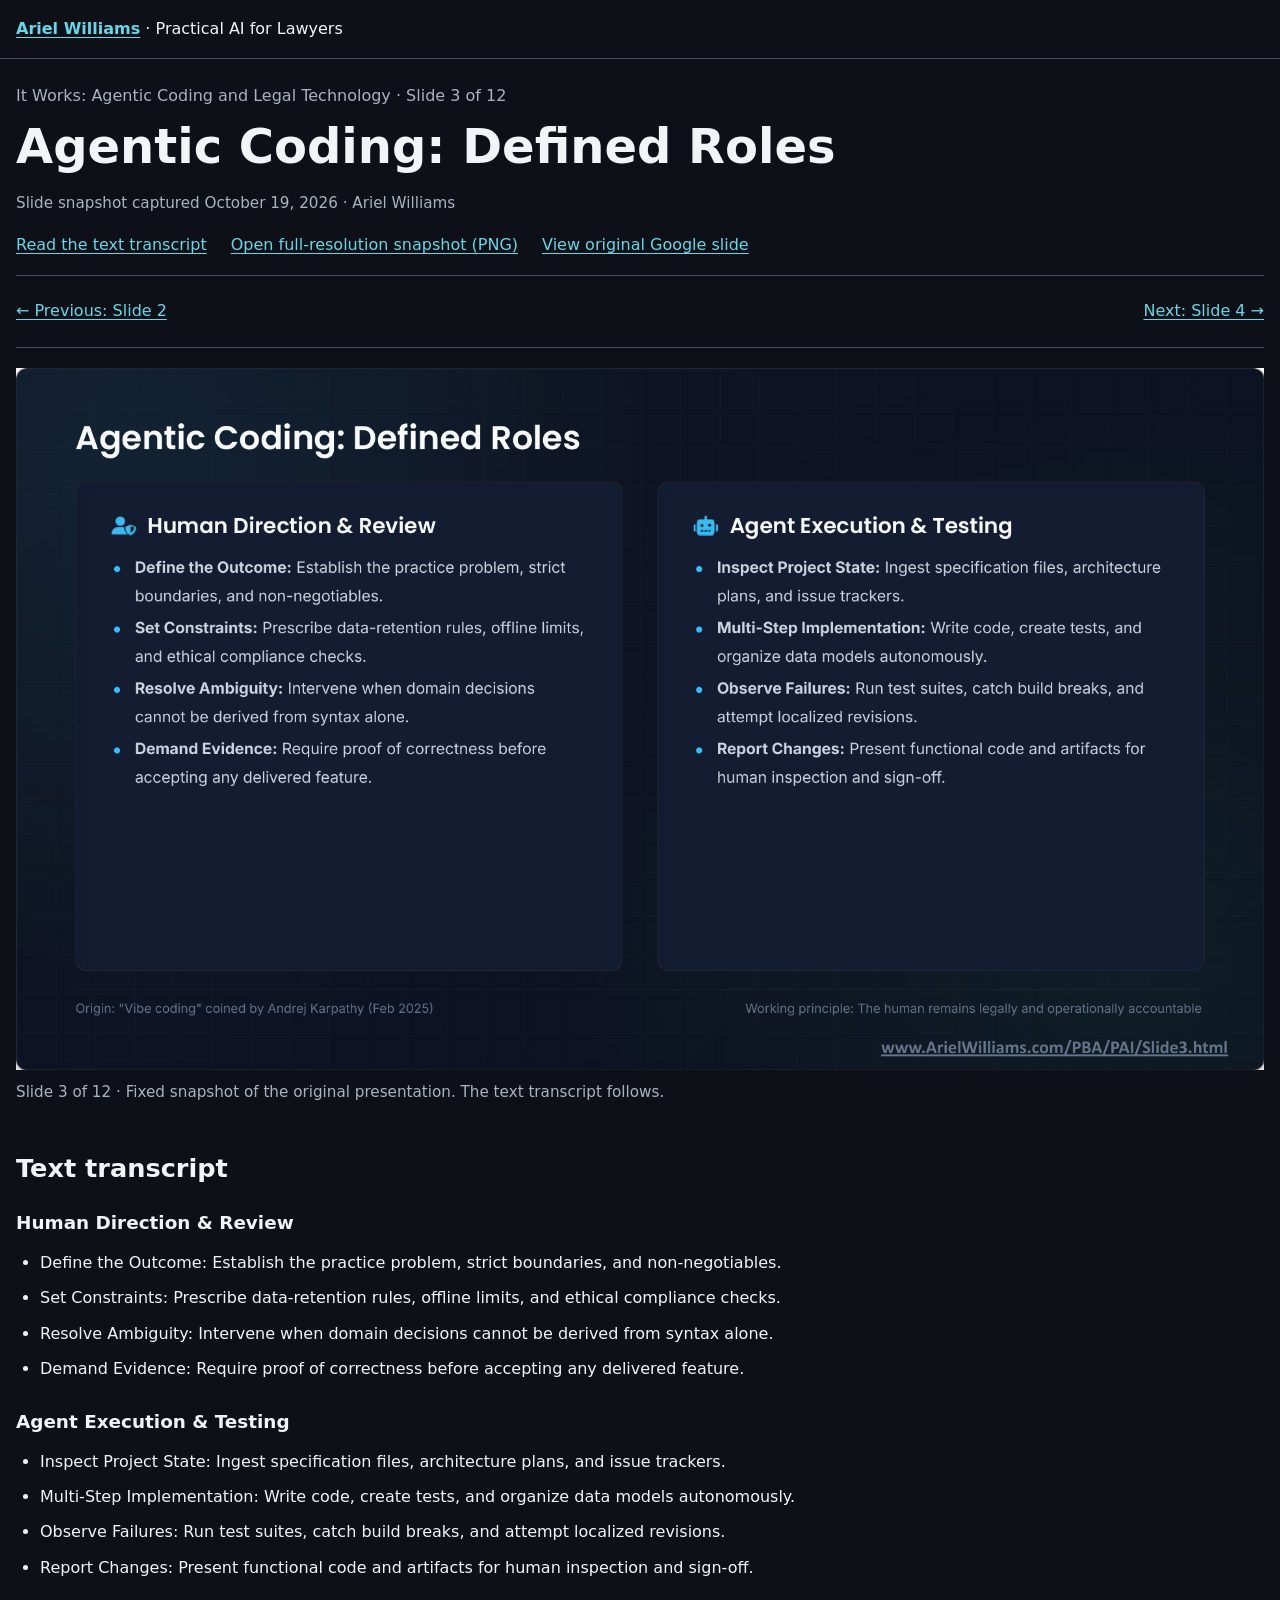
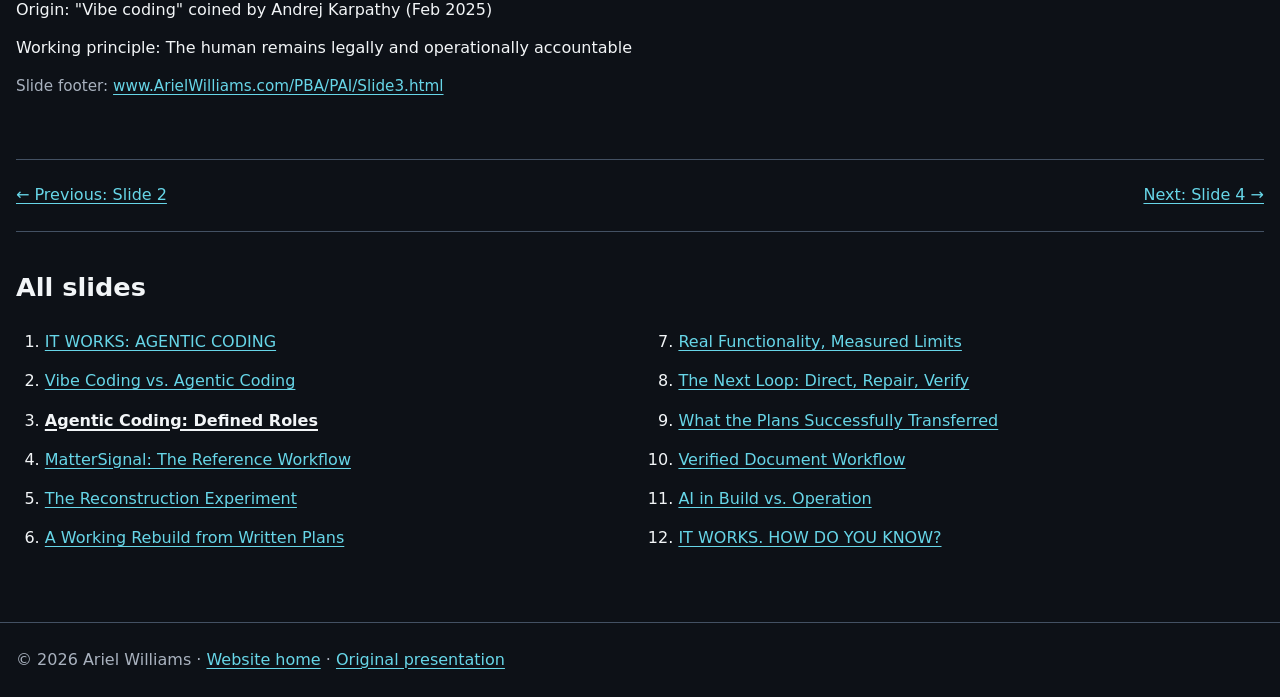
<file: PBA/PAI/Slide3.html>
<!DOCTYPE html>
<html lang="en">
<head>
  <meta charset="utf-8">
  <meta name="viewport" content="width=device-width, initial-scale=1">
  <meta name="color-scheme" content="dark">
  <meta name="theme-color" content="#0d1117">
  <title>Slide 3: Agentic Coding: Defined Roles — Ariel Williams</title>
  <meta name="description" content="Slide 3 of It Works: Agentic Coding and Legal Technology, with a slide snapshot and text transcript.">
  <link rel="canonical" href="https://www.arielwilliams.com/PBA/PAI/Slide3.html">
  <link rel="icon" href="../../favicon.svg" type="image/svg+xml">
  <link rel="stylesheet" href="assets/slides.css">
</head>
<body>
  <a class="skip-link" href="#main">Skip to content</a>
  <header class="site-header"><div class="shell"><a href="../../index.html">Ariel Williams</a> · Practical AI for Lawyers</div></header>
  <main id="main" class="shell" tabindex="-1">
    <p class="eyebrow">It Works: Agentic Coding and Legal Technology · Slide 3 of 12</p>
    <h1>Agentic Coding: Defined Roles</h1>
    <p class="source-note">Slide snapshot captured <time datetime="2026-10-19T13:49:45.530Z">October 19, 2026</time> · Ariel Williams</p>
    <div class="page-tools">
      <a href="#transcript">Read the text transcript</a>
      <a href="assets/Slide3.png">Open full-resolution snapshot (PNG)</a>
      <a href="https://docs.google.com/presentation/d/1N2vWBWcmy1jNBpQ5_jMleusjXpyNw0qvdKcksXYPOZQ/edit#slide=id.p2">View original Google slide</a>
    </div>
    <nav class="pagination" aria-label="Previous and next slides, above snapshot">
<a rel="prev" href="Slide2.html">← Previous: Slide 2</a>
<a class="next" rel="next" href="Slide4.html">Next: Slide 4 →</a>
</nav>
    <figure>
      <a class="snapshot-link" href="assets/Slide3.png" aria-label="Open full-resolution snapshot of slide 3">
        <img class="slide-image" src="assets/Slide3.png" width="1920" height="1080" alt="Slide 3: Agentic Coding: Defined Roles. Full text transcript below.">
      </a>
      <figcaption>Slide 3 of 12 · Fixed snapshot of the original presentation. The text transcript follows.</figcaption>
    </figure>
    <section id="transcript" class="transcript" aria-labelledby="transcript-title">
      <h2 id="transcript-title">Text transcript</h2>
<h3>Human Direction &amp; Review</h3>
<ul>
  <li>Define the Outcome: Establish the practice problem, strict boundaries, and non-negotiables.</li>
  <li>Set Constraints: Prescribe data-retention rules, offline limits, and ethical compliance checks.</li>
  <li>Resolve Ambiguity: Intervene when domain decisions cannot be derived from syntax alone.</li>
  <li>Demand Evidence: Require proof of correctness before accepting any delivered feature.</li>
</ul>
<h3>Agent Execution &amp; Testing</h3>
<ul>
  <li>Inspect Project State: Ingest specification files, architecture plans, and issue trackers.</li>
  <li>Multi-Step Implementation: Write code, create tests, and organize data models autonomously.</li>
  <li>Observe Failures: Run test suites, catch build breaks, and attempt localized revisions.</li>
  <li>Report Changes: Present functional code and artifacts for human inspection and sign-off.</li>
</ul>
<p>Origin: &quot;Vibe coding&quot; coined by Andrej Karpathy (Feb 2025)</p>
<p>Working principle: The human remains legally and operationally accountable</p>
<p class="source-note">Slide footer: <a href="Slide3.html">www.ArielWilliams.com/PBA/PAI/Slide3.html</a></p>
    </section>
    <nav class="pagination" aria-label="Previous and next slides, below transcript">
<a rel="prev" href="Slide2.html">← Previous: Slide 2</a>
<a class="next" rel="next" href="Slide4.html">Next: Slide 4 →</a>
</nav>
    <nav class="slide-index" aria-labelledby="slide-index-title">
      <h2 id="slide-index-title">All slides</h2>
      <ol>
<li><a href="Slide1.html">IT WORKS: AGENTIC CODING</a></li>
<li><a href="Slide2.html">Vibe Coding vs. Agentic Coding</a></li>
<li><a href="Slide3.html" aria-current="page">Agentic Coding: Defined Roles</a></li>
<li><a href="Slide4.html">MatterSignal: The Reference Workflow</a></li>
<li><a href="Slide5.html">The Reconstruction Experiment</a></li>
<li><a href="Slide6.html">A Working Rebuild from Written Plans</a></li>
<li><a href="Slide7.html">Real Functionality, Measured Limits</a></li>
<li><a href="Slide8.html">The Next Loop: Direct, Repair, Verify</a></li>
<li><a href="Slide9.html">What the Plans Successfully Transferred</a></li>
<li><a href="Slide10.html">Verified Document Workflow</a></li>
<li><a href="Slide11.html">AI in Build vs. Operation</a></li>
<li><a href="Slide12.html">IT WORKS. HOW DO YOU KNOW?</a></li>
      </ol>
    </nav>
  </main>
  <footer class="site-footer"><div class="shell">© 2026 Ariel Williams · <a href="../../index.html">Website home</a> · <a href="https://docs.google.com/presentation/d/1N2vWBWcmy1jNBpQ5_jMleusjXpyNw0qvdKcksXYPOZQ/edit">Original presentation</a></div></footer>
</body>
</html>
</file>
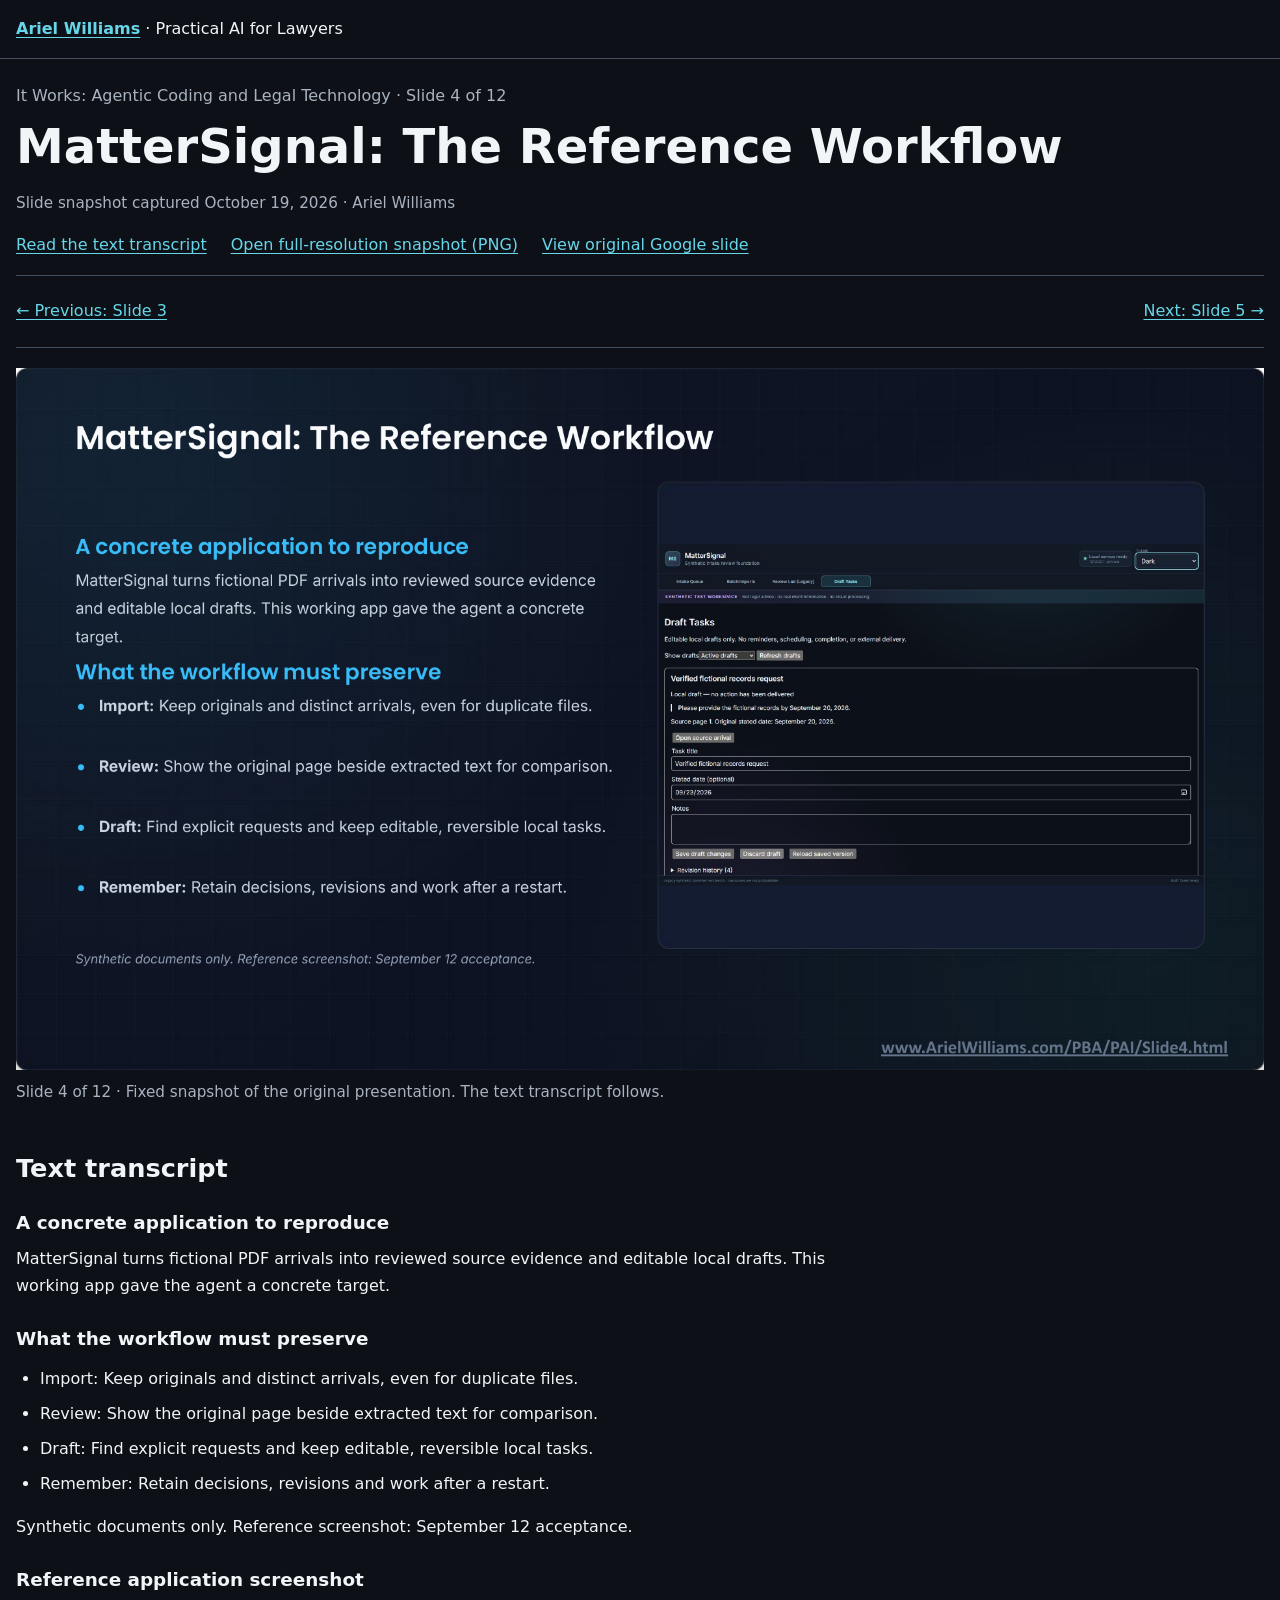
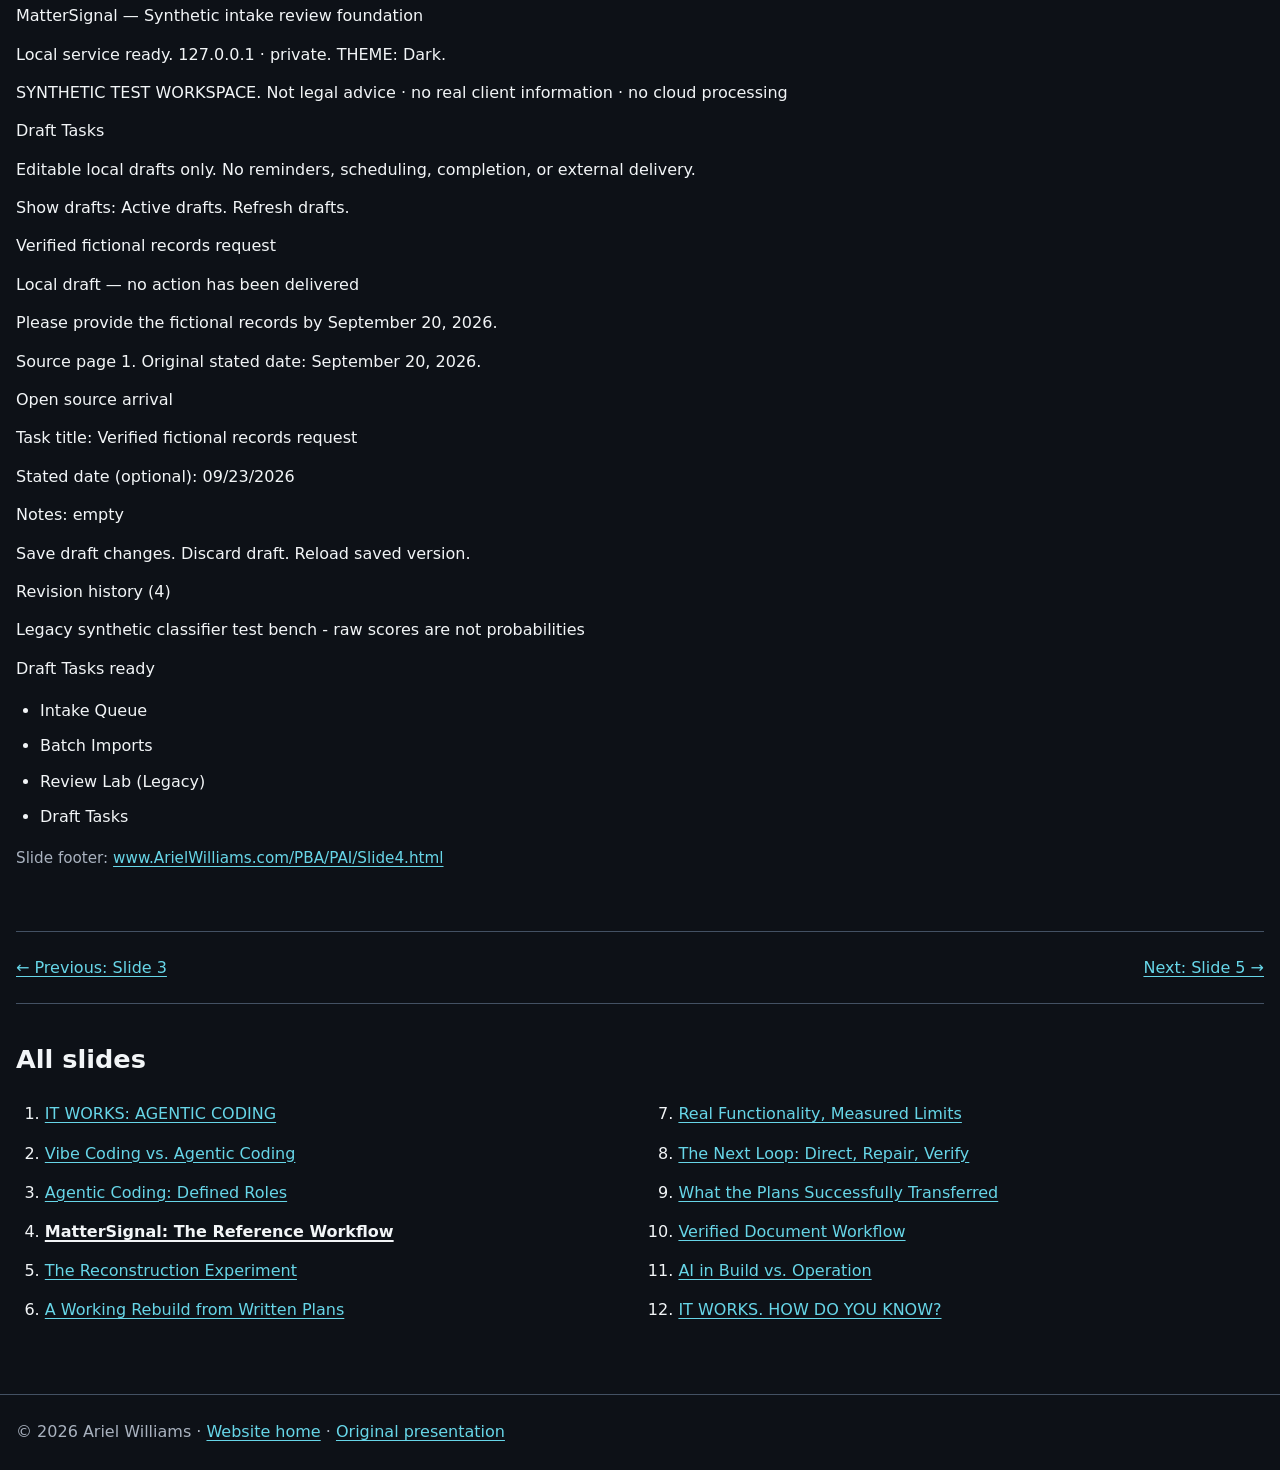
<file: PBA/PAI/Slide4.html>
<!DOCTYPE html>
<html lang="en">
<head>
  <meta charset="utf-8">
  <meta name="viewport" content="width=device-width, initial-scale=1">
  <meta name="color-scheme" content="dark">
  <meta name="theme-color" content="#0d1117">
  <title>Slide 4: MatterSignal: The Reference Workflow — Ariel Williams</title>
  <meta name="description" content="Slide 4 of It Works: Agentic Coding and Legal Technology, with a slide snapshot and text transcript.">
  <link rel="canonical" href="https://www.arielwilliams.com/PBA/PAI/Slide4.html">
  <link rel="icon" href="../../favicon.svg" type="image/svg+xml">
  <link rel="stylesheet" href="assets/slides.css">
</head>
<body>
  <a class="skip-link" href="#main">Skip to content</a>
  <header class="site-header"><div class="shell"><a href="../../index.html">Ariel Williams</a> · Practical AI for Lawyers</div></header>
  <main id="main" class="shell" tabindex="-1">
    <p class="eyebrow">It Works: Agentic Coding and Legal Technology · Slide 4 of 12</p>
    <h1>MatterSignal: The Reference Workflow</h1>
    <p class="source-note">Slide snapshot captured <time datetime="2026-10-19T13:49:45.530Z">October 19, 2026</time> · Ariel Williams</p>
    <div class="page-tools">
      <a href="#transcript">Read the text transcript</a>
      <a href="assets/Slide4.png">Open full-resolution snapshot (PNG)</a>
      <a href="https://docs.google.com/presentation/d/1N2vWBWcmy1jNBpQ5_jMleusjXpyNw0qvdKcksXYPOZQ/edit#slide=id.p3">View original Google slide</a>
    </div>
    <nav class="pagination" aria-label="Previous and next slides, above snapshot">
<a rel="prev" href="Slide3.html">← Previous: Slide 3</a>
<a class="next" rel="next" href="Slide5.html">Next: Slide 5 →</a>
</nav>
    <figure>
      <a class="snapshot-link" href="assets/Slide4.png" aria-label="Open full-resolution snapshot of slide 4">
        <img class="slide-image" src="assets/Slide4.png" width="1920" height="1080" alt="Slide 4: MatterSignal: The Reference Workflow. Full text transcript below.">
      </a>
      <figcaption>Slide 4 of 12 · Fixed snapshot of the original presentation. The text transcript follows.</figcaption>
    </figure>
    <section id="transcript" class="transcript" aria-labelledby="transcript-title">
      <h2 id="transcript-title">Text transcript</h2>
<h3>A concrete application to reproduce</h3>
<p>MatterSignal turns fictional PDF arrivals into reviewed source evidence and editable local drafts. This working app gave the agent a concrete target.</p>
<h3>What the workflow must preserve</h3>
<ul>
  <li>Import: Keep originals and distinct arrivals, even for duplicate files.</li>
  <li>Review: Show the original page beside extracted text for comparison.</li>
  <li>Draft: Find explicit requests and keep editable, reversible local tasks.</li>
  <li>Remember: Retain decisions, revisions and work after a restart.</li>
</ul>
<p>Synthetic documents only. Reference screenshot: September 12 acceptance.</p>
<h3>Reference application screenshot</h3>
<div>
<p>MatterSignal — Synthetic intake review foundation</p>
<p>Local service ready. 127.0.0.1 · private. THEME: Dark.</p>
<p>SYNTHETIC TEST WORKSPACE. Not legal advice · no real client information · no cloud processing</p>
<p>Draft Tasks</p>
<p>Editable local drafts only. No reminders, scheduling, completion, or external delivery.</p>
<p>Show drafts: Active drafts. Refresh drafts.</p>
<p>Verified fictional records request</p>
<p>Local draft — no action has been delivered</p>
<p>Please provide the fictional records by September 20, 2026.</p>
<p>Source page 1. Original stated date: September 20, 2026.</p>
<p>Open source arrival</p>
<p>Task title: Verified fictional records request</p>
<p>Stated date (optional): 09/23/2026</p>
<p>Notes: empty</p>
<p>Save draft changes. Discard draft. Reload saved version.</p>
<p>Revision history (4)</p>
<p>Legacy synthetic classifier test bench - raw scores are not probabilities</p>
<p>Draft Tasks ready</p>
<ul>
  <li>Intake Queue</li>
  <li>Batch Imports</li>
  <li>Review Lab (Legacy)</li>
  <li>Draft Tasks</li>
</ul>
</div>
<p class="source-note">Slide footer: <a href="Slide4.html">www.ArielWilliams.com/PBA/PAI/Slide4.html</a></p>
    </section>
    <nav class="pagination" aria-label="Previous and next slides, below transcript">
<a rel="prev" href="Slide3.html">← Previous: Slide 3</a>
<a class="next" rel="next" href="Slide5.html">Next: Slide 5 →</a>
</nav>
    <nav class="slide-index" aria-labelledby="slide-index-title">
      <h2 id="slide-index-title">All slides</h2>
      <ol>
<li><a href="Slide1.html">IT WORKS: AGENTIC CODING</a></li>
<li><a href="Slide2.html">Vibe Coding vs. Agentic Coding</a></li>
<li><a href="Slide3.html">Agentic Coding: Defined Roles</a></li>
<li><a href="Slide4.html" aria-current="page">MatterSignal: The Reference Workflow</a></li>
<li><a href="Slide5.html">The Reconstruction Experiment</a></li>
<li><a href="Slide6.html">A Working Rebuild from Written Plans</a></li>
<li><a href="Slide7.html">Real Functionality, Measured Limits</a></li>
<li><a href="Slide8.html">The Next Loop: Direct, Repair, Verify</a></li>
<li><a href="Slide9.html">What the Plans Successfully Transferred</a></li>
<li><a href="Slide10.html">Verified Document Workflow</a></li>
<li><a href="Slide11.html">AI in Build vs. Operation</a></li>
<li><a href="Slide12.html">IT WORKS. HOW DO YOU KNOW?</a></li>
      </ol>
    </nav>
  </main>
  <footer class="site-footer"><div class="shell">© 2026 Ariel Williams · <a href="../../index.html">Website home</a> · <a href="https://docs.google.com/presentation/d/1N2vWBWcmy1jNBpQ5_jMleusjXpyNw0qvdKcksXYPOZQ/edit">Original presentation</a></div></footer>
</body>
</html>
</file>
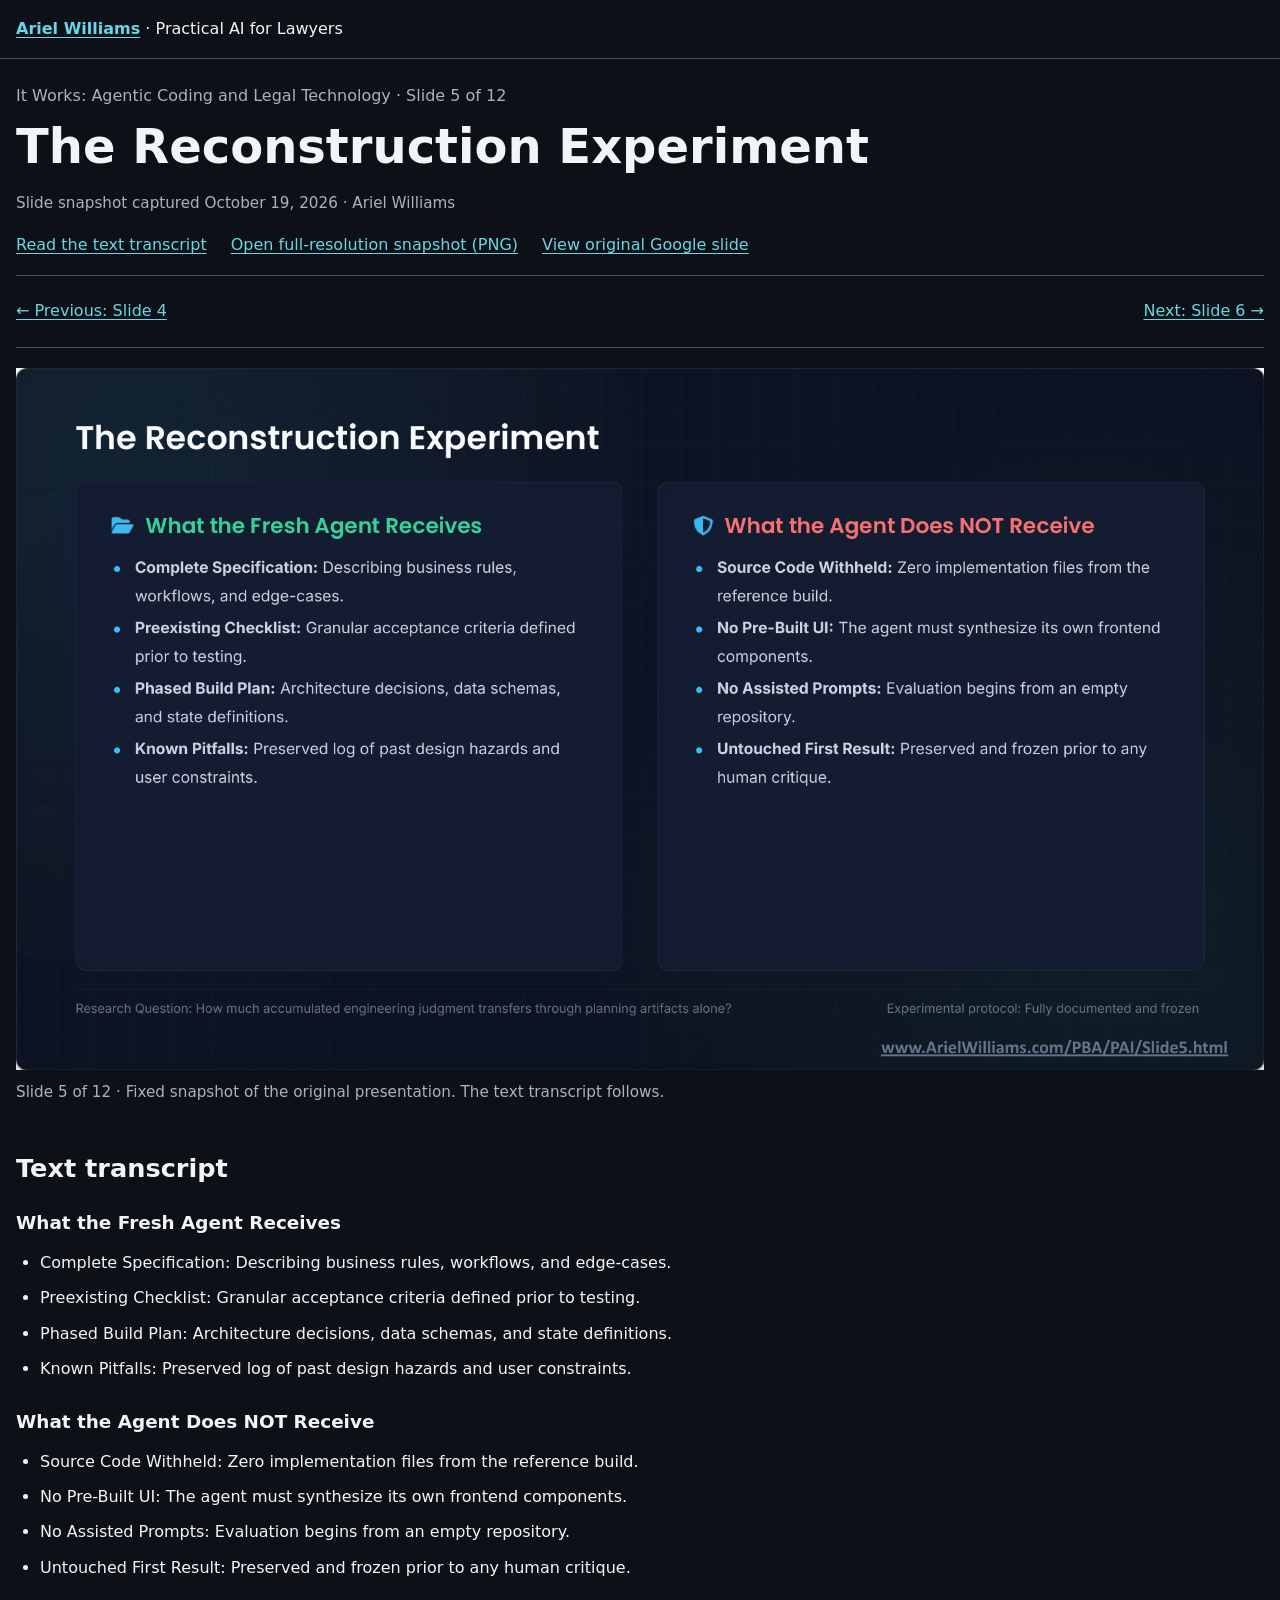
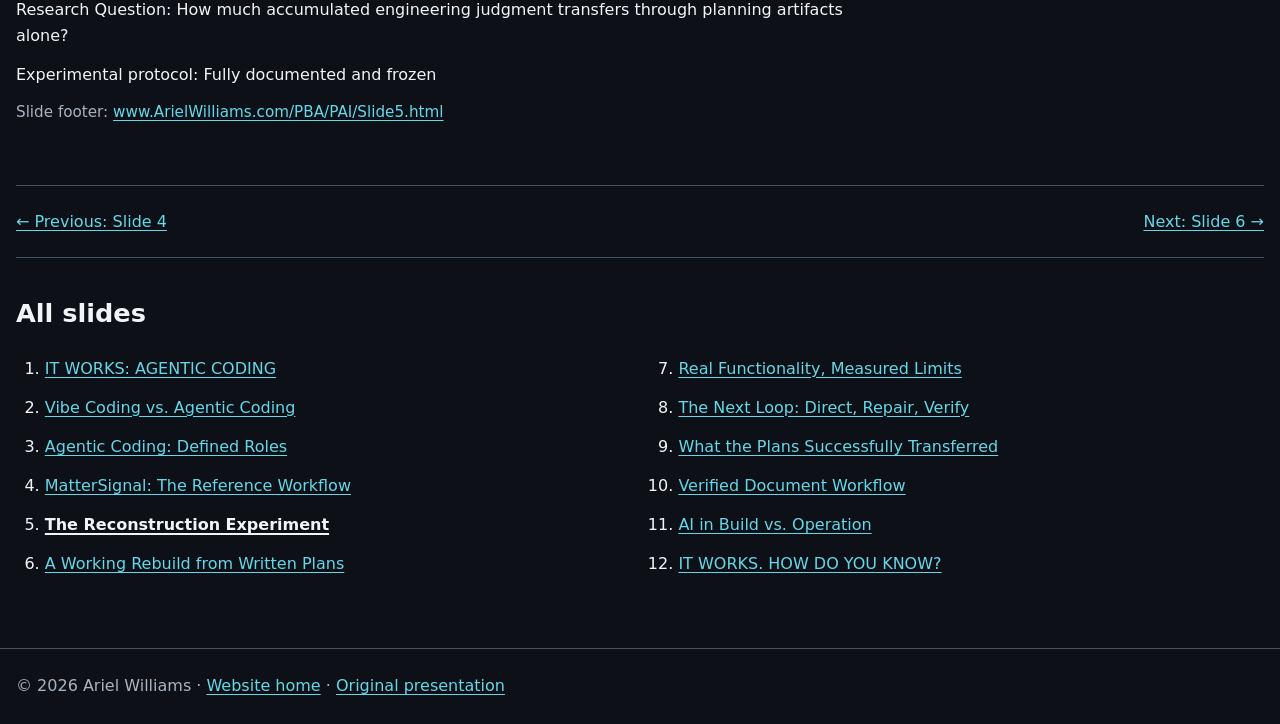
<file: PBA/PAI/Slide5.html>
<!DOCTYPE html>
<html lang="en">
<head>
  <meta charset="utf-8">
  <meta name="viewport" content="width=device-width, initial-scale=1">
  <meta name="color-scheme" content="dark">
  <meta name="theme-color" content="#0d1117">
  <title>Slide 5: The Reconstruction Experiment — Ariel Williams</title>
  <meta name="description" content="Slide 5 of It Works: Agentic Coding and Legal Technology, with a slide snapshot and text transcript.">
  <link rel="canonical" href="https://www.arielwilliams.com/PBA/PAI/Slide5.html">
  <link rel="icon" href="../../favicon.svg" type="image/svg+xml">
  <link rel="stylesheet" href="assets/slides.css">
</head>
<body>
  <a class="skip-link" href="#main">Skip to content</a>
  <header class="site-header"><div class="shell"><a href="../../index.html">Ariel Williams</a> · Practical AI for Lawyers</div></header>
  <main id="main" class="shell" tabindex="-1">
    <p class="eyebrow">It Works: Agentic Coding and Legal Technology · Slide 5 of 12</p>
    <h1>The Reconstruction Experiment</h1>
    <p class="source-note">Slide snapshot captured <time datetime="2026-10-19T13:49:45.530Z">October 19, 2026</time> · Ariel Williams</p>
    <div class="page-tools">
      <a href="#transcript">Read the text transcript</a>
      <a href="assets/Slide5.png">Open full-resolution snapshot (PNG)</a>
      <a href="https://docs.google.com/presentation/d/1N2vWBWcmy1jNBpQ5_jMleusjXpyNw0qvdKcksXYPOZQ/edit#slide=id.p4">View original Google slide</a>
    </div>
    <nav class="pagination" aria-label="Previous and next slides, above snapshot">
<a rel="prev" href="Slide4.html">← Previous: Slide 4</a>
<a class="next" rel="next" href="Slide6.html">Next: Slide 6 →</a>
</nav>
    <figure>
      <a class="snapshot-link" href="assets/Slide5.png" aria-label="Open full-resolution snapshot of slide 5">
        <img class="slide-image" src="assets/Slide5.png" width="1920" height="1080" alt="Slide 5: The Reconstruction Experiment. Full text transcript below.">
      </a>
      <figcaption>Slide 5 of 12 · Fixed snapshot of the original presentation. The text transcript follows.</figcaption>
    </figure>
    <section id="transcript" class="transcript" aria-labelledby="transcript-title">
      <h2 id="transcript-title">Text transcript</h2>
<h3>What the Fresh Agent Receives</h3>
<ul>
  <li>Complete Specification: Describing business rules, workflows, and edge-cases.</li>
  <li>Preexisting Checklist: Granular acceptance criteria defined prior to testing.</li>
  <li>Phased Build Plan: Architecture decisions, data schemas, and state definitions.</li>
  <li>Known Pitfalls: Preserved log of past design hazards and user constraints.</li>
</ul>
<h3>What the Agent Does NOT Receive</h3>
<ul>
  <li>Source Code Withheld: Zero implementation files from the reference build.</li>
  <li>No Pre-Built UI: The agent must synthesize its own frontend components.</li>
  <li>No Assisted Prompts: Evaluation begins from an empty repository.</li>
  <li>Untouched First Result: Preserved and frozen prior to any human critique.</li>
</ul>
<p>Research Question: How much accumulated engineering judgment transfers through planning artifacts alone?</p>
<p>Experimental protocol: Fully documented and frozen</p>
<p class="source-note">Slide footer: <a href="Slide5.html">www.ArielWilliams.com/PBA/PAI/Slide5.html</a></p>
    </section>
    <nav class="pagination" aria-label="Previous and next slides, below transcript">
<a rel="prev" href="Slide4.html">← Previous: Slide 4</a>
<a class="next" rel="next" href="Slide6.html">Next: Slide 6 →</a>
</nav>
    <nav class="slide-index" aria-labelledby="slide-index-title">
      <h2 id="slide-index-title">All slides</h2>
      <ol>
<li><a href="Slide1.html">IT WORKS: AGENTIC CODING</a></li>
<li><a href="Slide2.html">Vibe Coding vs. Agentic Coding</a></li>
<li><a href="Slide3.html">Agentic Coding: Defined Roles</a></li>
<li><a href="Slide4.html">MatterSignal: The Reference Workflow</a></li>
<li><a href="Slide5.html" aria-current="page">The Reconstruction Experiment</a></li>
<li><a href="Slide6.html">A Working Rebuild from Written Plans</a></li>
<li><a href="Slide7.html">Real Functionality, Measured Limits</a></li>
<li><a href="Slide8.html">The Next Loop: Direct, Repair, Verify</a></li>
<li><a href="Slide9.html">What the Plans Successfully Transferred</a></li>
<li><a href="Slide10.html">Verified Document Workflow</a></li>
<li><a href="Slide11.html">AI in Build vs. Operation</a></li>
<li><a href="Slide12.html">IT WORKS. HOW DO YOU KNOW?</a></li>
      </ol>
    </nav>
  </main>
  <footer class="site-footer"><div class="shell">© 2026 Ariel Williams · <a href="../../index.html">Website home</a> · <a href="https://docs.google.com/presentation/d/1N2vWBWcmy1jNBpQ5_jMleusjXpyNw0qvdKcksXYPOZQ/edit">Original presentation</a></div></footer>
</body>
</html>
</file>
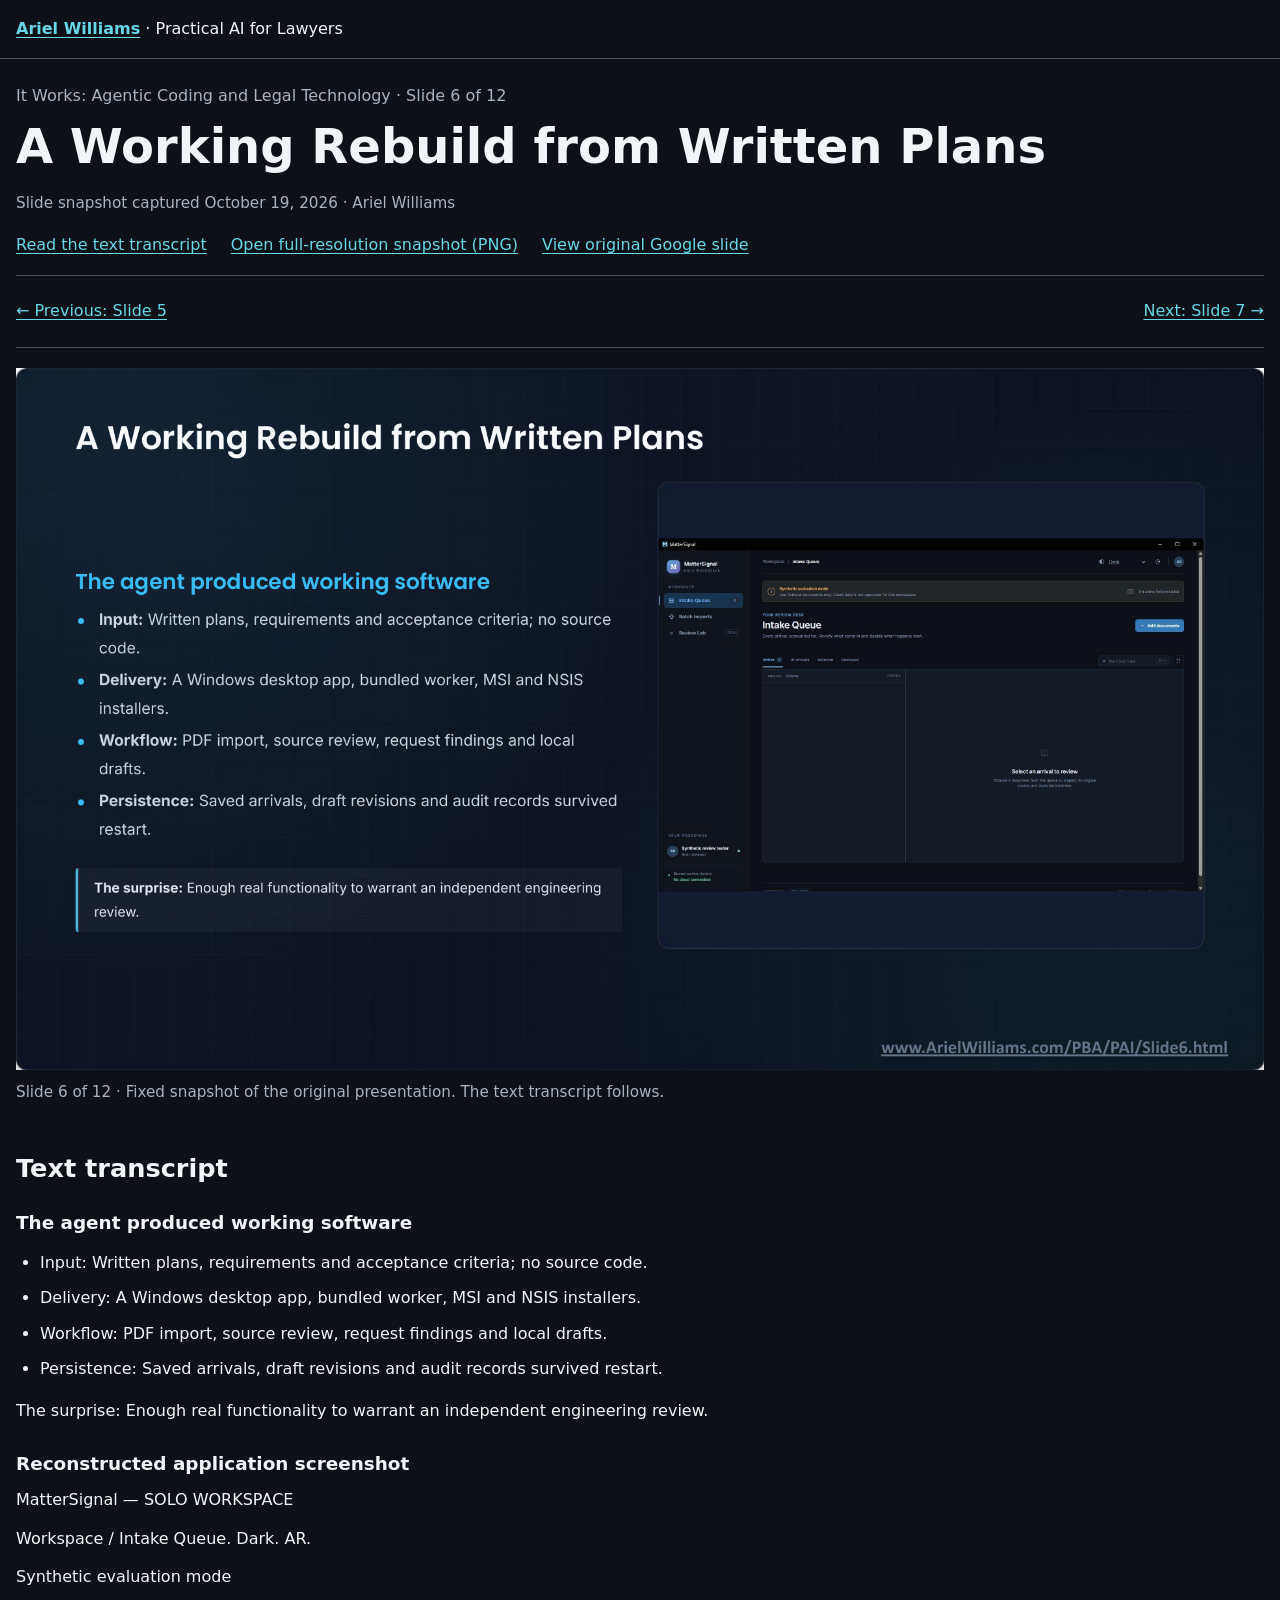
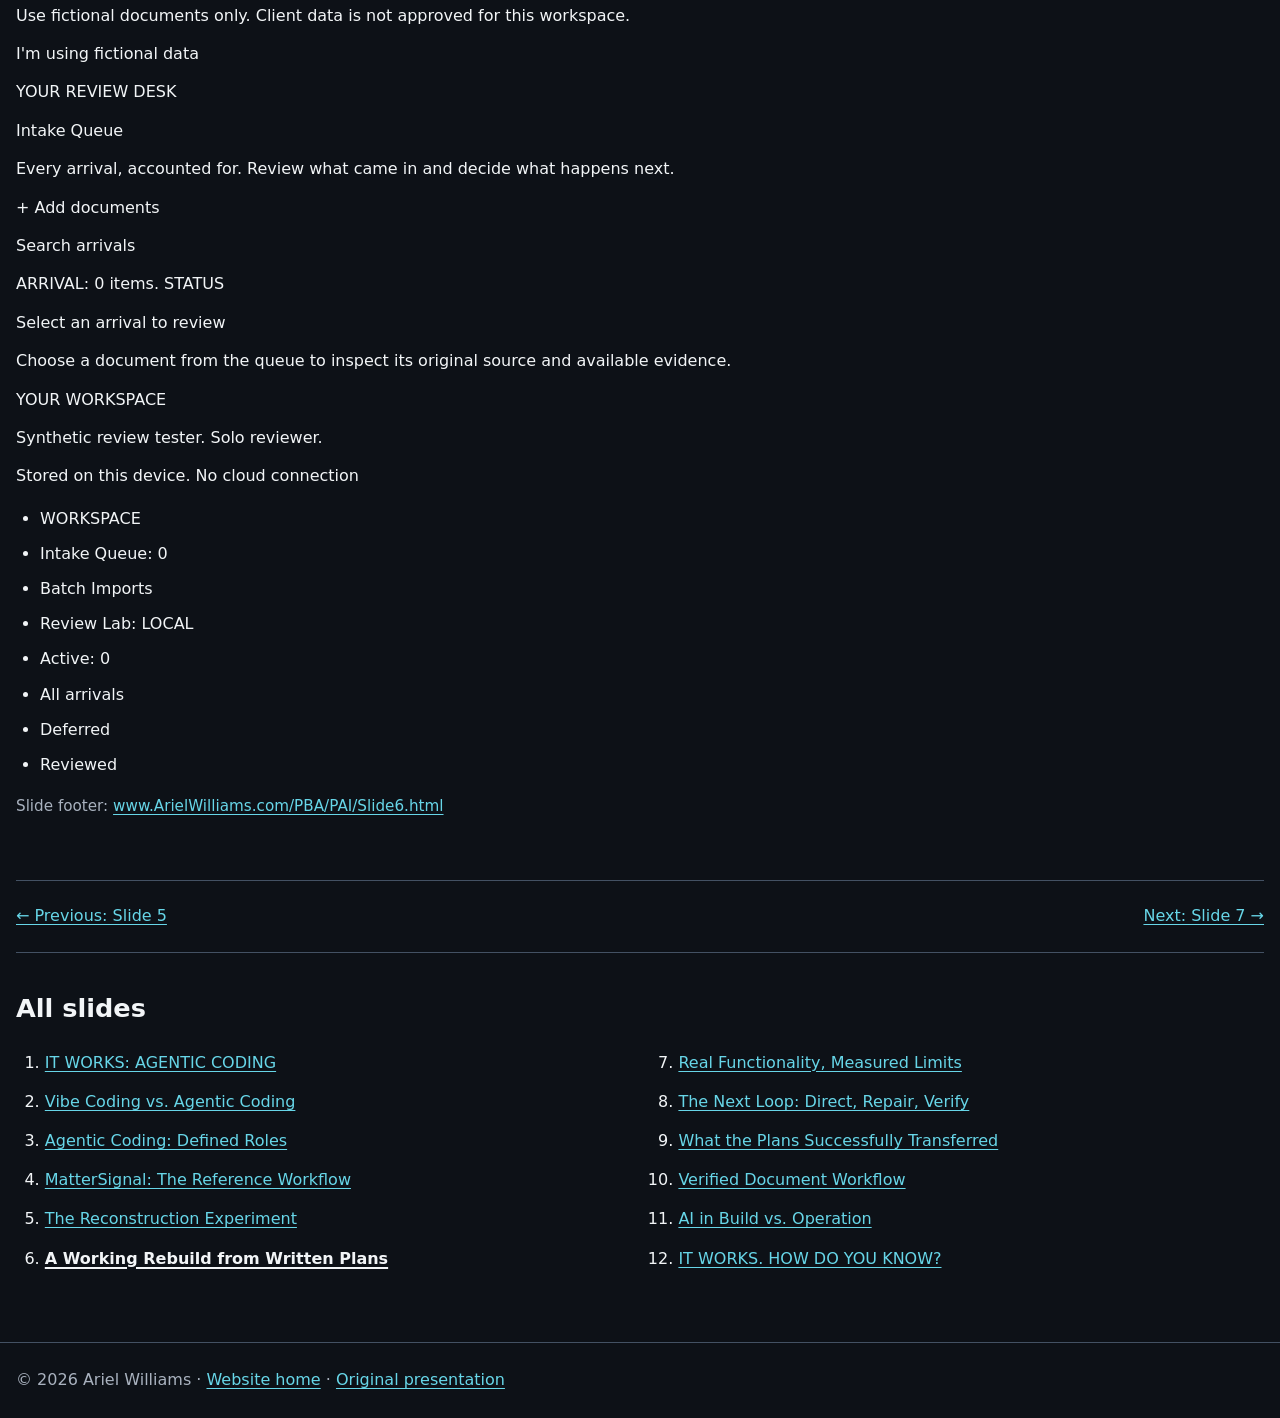
<file: PBA/PAI/Slide6.html>
<!DOCTYPE html>
<html lang="en">
<head>
  <meta charset="utf-8">
  <meta name="viewport" content="width=device-width, initial-scale=1">
  <meta name="color-scheme" content="dark">
  <meta name="theme-color" content="#0d1117">
  <title>Slide 6: A Working Rebuild from Written Plans — Ariel Williams</title>
  <meta name="description" content="Slide 6 of It Works: Agentic Coding and Legal Technology, with a slide snapshot and text transcript.">
  <link rel="canonical" href="https://www.arielwilliams.com/PBA/PAI/Slide6.html">
  <link rel="icon" href="../../favicon.svg" type="image/svg+xml">
  <link rel="stylesheet" href="assets/slides.css">
</head>
<body>
  <a class="skip-link" href="#main">Skip to content</a>
  <header class="site-header"><div class="shell"><a href="../../index.html">Ariel Williams</a> · Practical AI for Lawyers</div></header>
  <main id="main" class="shell" tabindex="-1">
    <p class="eyebrow">It Works: Agentic Coding and Legal Technology · Slide 6 of 12</p>
    <h1>A Working Rebuild from Written Plans</h1>
    <p class="source-note">Slide snapshot captured <time datetime="2026-10-19T13:49:45.530Z">October 19, 2026</time> · Ariel Williams</p>
    <div class="page-tools">
      <a href="#transcript">Read the text transcript</a>
      <a href="assets/Slide6.png">Open full-resolution snapshot (PNG)</a>
      <a href="https://docs.google.com/presentation/d/1N2vWBWcmy1jNBpQ5_jMleusjXpyNw0qvdKcksXYPOZQ/edit#slide=id.p5">View original Google slide</a>
    </div>
    <nav class="pagination" aria-label="Previous and next slides, above snapshot">
<a rel="prev" href="Slide5.html">← Previous: Slide 5</a>
<a class="next" rel="next" href="Slide7.html">Next: Slide 7 →</a>
</nav>
    <figure>
      <a class="snapshot-link" href="assets/Slide6.png" aria-label="Open full-resolution snapshot of slide 6">
        <img class="slide-image" src="assets/Slide6.png" width="1920" height="1080" alt="Slide 6: A Working Rebuild from Written Plans. Full text transcript below.">
      </a>
      <figcaption>Slide 6 of 12 · Fixed snapshot of the original presentation. The text transcript follows.</figcaption>
    </figure>
    <section id="transcript" class="transcript" aria-labelledby="transcript-title">
      <h2 id="transcript-title">Text transcript</h2>
<h3>The agent produced working software</h3>
<ul>
  <li>Input: Written plans, requirements and acceptance criteria; no source code.</li>
  <li>Delivery: A Windows desktop app, bundled worker, MSI and NSIS installers.</li>
  <li>Workflow: PDF import, source review, request findings and local drafts.</li>
  <li>Persistence: Saved arrivals, draft revisions and audit records survived restart.</li>
</ul>
<p>The surprise: Enough real functionality to warrant an independent engineering review.</p>
<h3>Reconstructed application screenshot</h3>
<div>
<p>MatterSignal — SOLO WORKSPACE</p>
<p>Workspace / Intake Queue. Dark. AR.</p>
<p>Synthetic evaluation mode</p>
<p>Use fictional documents only. Client data is not approved for this workspace.</p>
<p>I&#x27;m using fictional data</p>
<p>YOUR REVIEW DESK</p>
<p>Intake Queue</p>
<p>Every arrival, accounted for. Review what came in and decide what happens next.</p>
<p>+ Add documents</p>
<p>Search arrivals</p>
<p>ARRIVAL: 0 items. STATUS</p>
<p>Select an arrival to review</p>
<p>Choose a document from the queue to inspect its original source and available evidence.</p>
<p>YOUR WORKSPACE</p>
<p>Synthetic review tester. Solo reviewer.</p>
<p>Stored on this device. No cloud connection</p>
<ul>
  <li>WORKSPACE</li>
  <li>Intake Queue: 0</li>
  <li>Batch Imports</li>
  <li>Review Lab: LOCAL</li>
  <li>Active: 0</li>
  <li>All arrivals</li>
  <li>Deferred</li>
  <li>Reviewed</li>
</ul>
</div>
<p class="source-note">Slide footer: <a href="Slide6.html">www.ArielWilliams.com/PBA/PAI/Slide6.html</a></p>
    </section>
    <nav class="pagination" aria-label="Previous and next slides, below transcript">
<a rel="prev" href="Slide5.html">← Previous: Slide 5</a>
<a class="next" rel="next" href="Slide7.html">Next: Slide 7 →</a>
</nav>
    <nav class="slide-index" aria-labelledby="slide-index-title">
      <h2 id="slide-index-title">All slides</h2>
      <ol>
<li><a href="Slide1.html">IT WORKS: AGENTIC CODING</a></li>
<li><a href="Slide2.html">Vibe Coding vs. Agentic Coding</a></li>
<li><a href="Slide3.html">Agentic Coding: Defined Roles</a></li>
<li><a href="Slide4.html">MatterSignal: The Reference Workflow</a></li>
<li><a href="Slide5.html">The Reconstruction Experiment</a></li>
<li><a href="Slide6.html" aria-current="page">A Working Rebuild from Written Plans</a></li>
<li><a href="Slide7.html">Real Functionality, Measured Limits</a></li>
<li><a href="Slide8.html">The Next Loop: Direct, Repair, Verify</a></li>
<li><a href="Slide9.html">What the Plans Successfully Transferred</a></li>
<li><a href="Slide10.html">Verified Document Workflow</a></li>
<li><a href="Slide11.html">AI in Build vs. Operation</a></li>
<li><a href="Slide12.html">IT WORKS. HOW DO YOU KNOW?</a></li>
      </ol>
    </nav>
  </main>
  <footer class="site-footer"><div class="shell">© 2026 Ariel Williams · <a href="../../index.html">Website home</a> · <a href="https://docs.google.com/presentation/d/1N2vWBWcmy1jNBpQ5_jMleusjXpyNw0qvdKcksXYPOZQ/edit">Original presentation</a></div></footer>
</body>
</html>
</file>
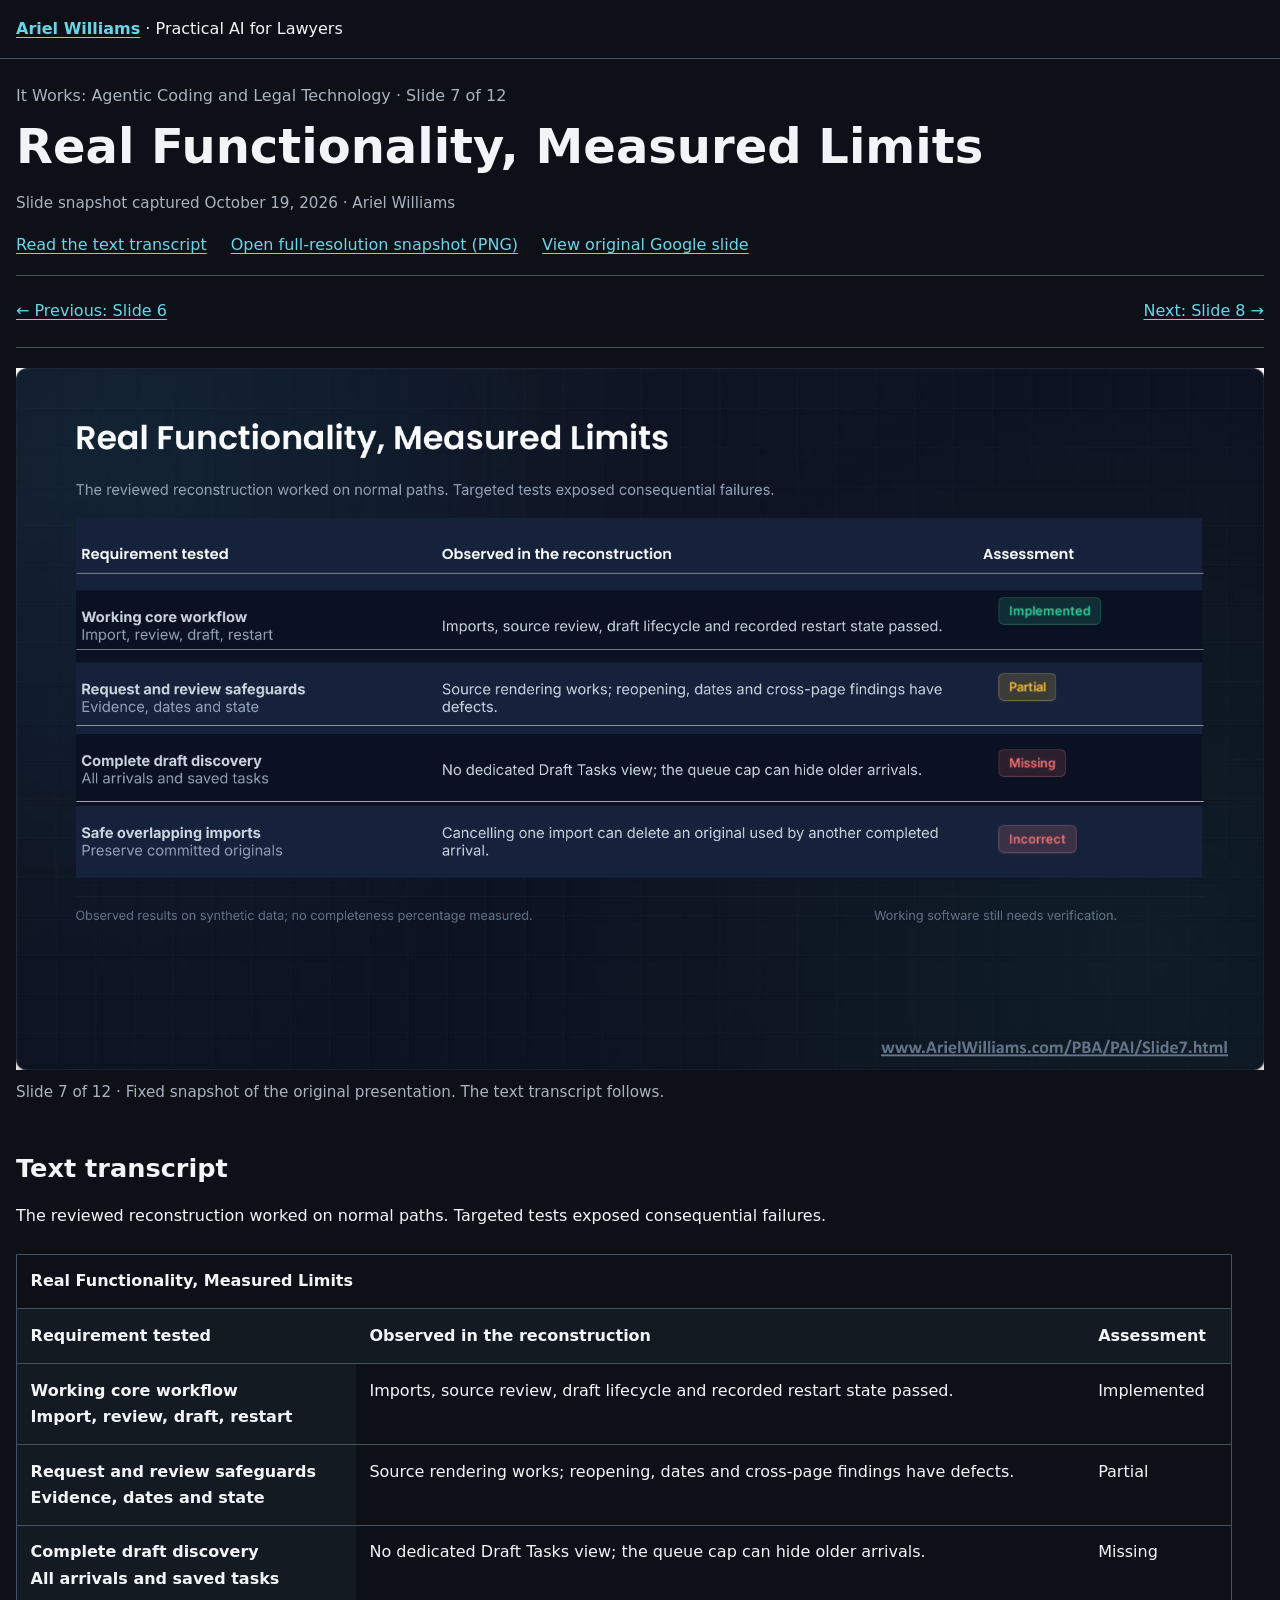
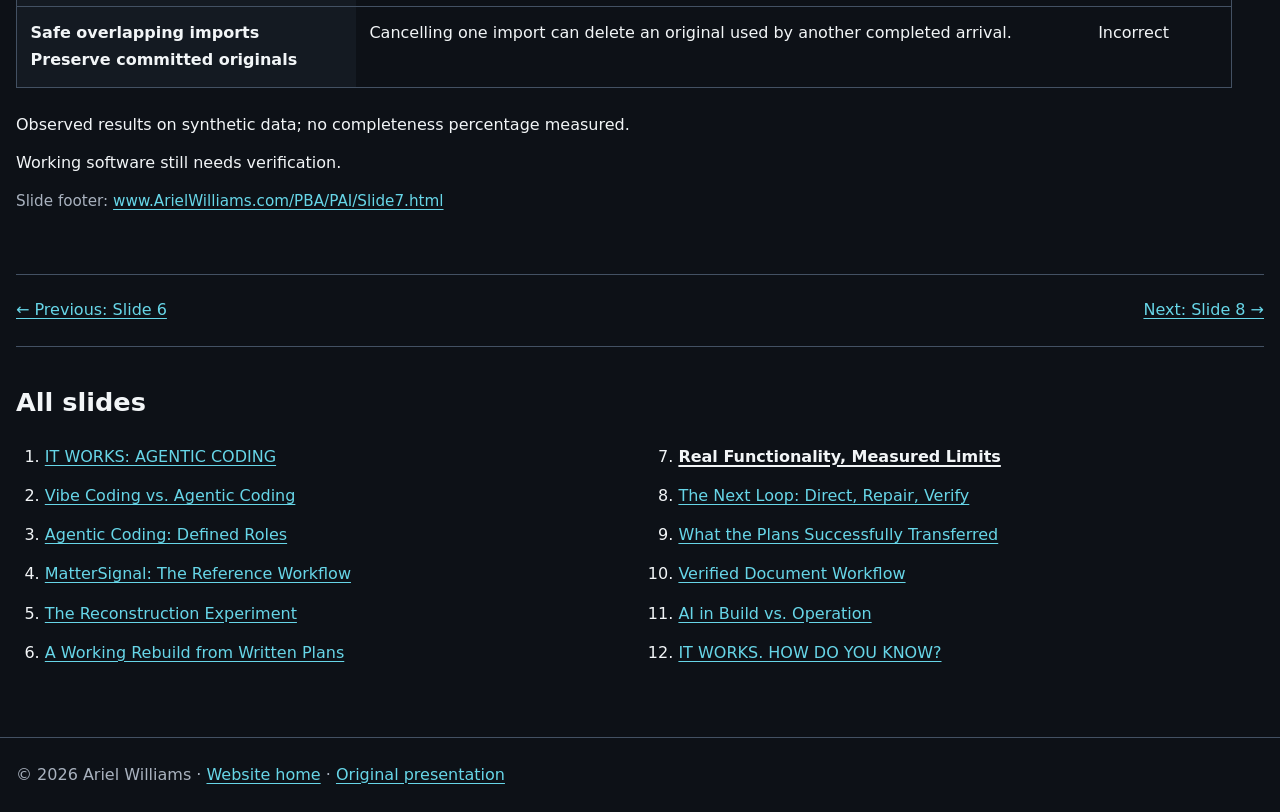
<file: PBA/PAI/Slide7.html>
<!DOCTYPE html>
<html lang="en">
<head>
  <meta charset="utf-8">
  <meta name="viewport" content="width=device-width, initial-scale=1">
  <meta name="color-scheme" content="dark">
  <meta name="theme-color" content="#0d1117">
  <title>Slide 7: Real Functionality, Measured Limits — Ariel Williams</title>
  <meta name="description" content="Slide 7 of It Works: Agentic Coding and Legal Technology, with a slide snapshot and text transcript.">
  <link rel="canonical" href="https://www.arielwilliams.com/PBA/PAI/Slide7.html">
  <link rel="icon" href="../../favicon.svg" type="image/svg+xml">
  <link rel="stylesheet" href="assets/slides.css">
</head>
<body>
  <a class="skip-link" href="#main">Skip to content</a>
  <header class="site-header"><div class="shell"><a href="../../index.html">Ariel Williams</a> · Practical AI for Lawyers</div></header>
  <main id="main" class="shell" tabindex="-1">
    <p class="eyebrow">It Works: Agentic Coding and Legal Technology · Slide 7 of 12</p>
    <h1>Real Functionality, Measured Limits</h1>
    <p class="source-note">Slide snapshot captured <time datetime="2026-10-19T13:49:45.530Z">October 19, 2026</time> · Ariel Williams</p>
    <div class="page-tools">
      <a href="#transcript">Read the text transcript</a>
      <a href="assets/Slide7.png">Open full-resolution snapshot (PNG)</a>
      <a href="https://docs.google.com/presentation/d/1N2vWBWcmy1jNBpQ5_jMleusjXpyNw0qvdKcksXYPOZQ/edit#slide=id.p6">View original Google slide</a>
    </div>
    <nav class="pagination" aria-label="Previous and next slides, above snapshot">
<a rel="prev" href="Slide6.html">← Previous: Slide 6</a>
<a class="next" rel="next" href="Slide8.html">Next: Slide 8 →</a>
</nav>
    <figure>
      <a class="snapshot-link" href="assets/Slide7.png" aria-label="Open full-resolution snapshot of slide 7">
        <img class="slide-image" src="assets/Slide7.png" width="1920" height="1080" alt="Slide 7: Real Functionality, Measured Limits. Full text transcript below.">
      </a>
      <figcaption>Slide 7 of 12 · Fixed snapshot of the original presentation. The text transcript follows.</figcaption>
    </figure>
    <section id="transcript" class="transcript" aria-labelledby="transcript-title">
      <h2 id="transcript-title">Text transcript</h2>
<p>The reviewed reconstruction worked on normal paths. Targeted tests exposed consequential failures.</p>
<div class="table-wrap" role="region" aria-label="Slide data table" tabindex="0">
<table>
<caption>Real Functionality, Measured Limits</caption>
<thead><tr>
<th scope="col">Requirement tested</th>
<th scope="col">Observed in the reconstruction</th>
<th scope="col">Assessment</th>
</tr></thead>
<tbody>
<tr>
<th scope="row">Working core workflow<br>Import, review, draft, restart</th>
<td>Imports, source review, draft lifecycle and recorded restart state passed.</td>
<td>Implemented</td>
</tr>
<tr>
<th scope="row">Request and review safeguards<br>Evidence, dates and state</th>
<td>Source rendering works; reopening, dates and cross-page findings have defects.</td>
<td>Partial</td>
</tr>
<tr>
<th scope="row">Complete draft discovery<br>All arrivals and saved tasks</th>
<td>No dedicated Draft Tasks view; the queue cap can hide older arrivals.</td>
<td>Missing</td>
</tr>
<tr>
<th scope="row">Safe overlapping imports<br>Preserve committed originals</th>
<td>Cancelling one import can delete an original used by another completed arrival.</td>
<td>Incorrect</td>
</tr>
</tbody>
</table>
</div>
<p>Observed results on synthetic data; no completeness percentage measured.</p>
<p>Working software still needs verification.</p>
<p class="source-note">Slide footer: <a href="Slide7.html">www.ArielWilliams.com/PBA/PAI/Slide7.html</a></p>
    </section>
    <nav class="pagination" aria-label="Previous and next slides, below transcript">
<a rel="prev" href="Slide6.html">← Previous: Slide 6</a>
<a class="next" rel="next" href="Slide8.html">Next: Slide 8 →</a>
</nav>
    <nav class="slide-index" aria-labelledby="slide-index-title">
      <h2 id="slide-index-title">All slides</h2>
      <ol>
<li><a href="Slide1.html">IT WORKS: AGENTIC CODING</a></li>
<li><a href="Slide2.html">Vibe Coding vs. Agentic Coding</a></li>
<li><a href="Slide3.html">Agentic Coding: Defined Roles</a></li>
<li><a href="Slide4.html">MatterSignal: The Reference Workflow</a></li>
<li><a href="Slide5.html">The Reconstruction Experiment</a></li>
<li><a href="Slide6.html">A Working Rebuild from Written Plans</a></li>
<li><a href="Slide7.html" aria-current="page">Real Functionality, Measured Limits</a></li>
<li><a href="Slide8.html">The Next Loop: Direct, Repair, Verify</a></li>
<li><a href="Slide9.html">What the Plans Successfully Transferred</a></li>
<li><a href="Slide10.html">Verified Document Workflow</a></li>
<li><a href="Slide11.html">AI in Build vs. Operation</a></li>
<li><a href="Slide12.html">IT WORKS. HOW DO YOU KNOW?</a></li>
      </ol>
    </nav>
  </main>
  <footer class="site-footer"><div class="shell">© 2026 Ariel Williams · <a href="../../index.html">Website home</a> · <a href="https://docs.google.com/presentation/d/1N2vWBWcmy1jNBpQ5_jMleusjXpyNw0qvdKcksXYPOZQ/edit">Original presentation</a></div></footer>
</body>
</html>
</file>
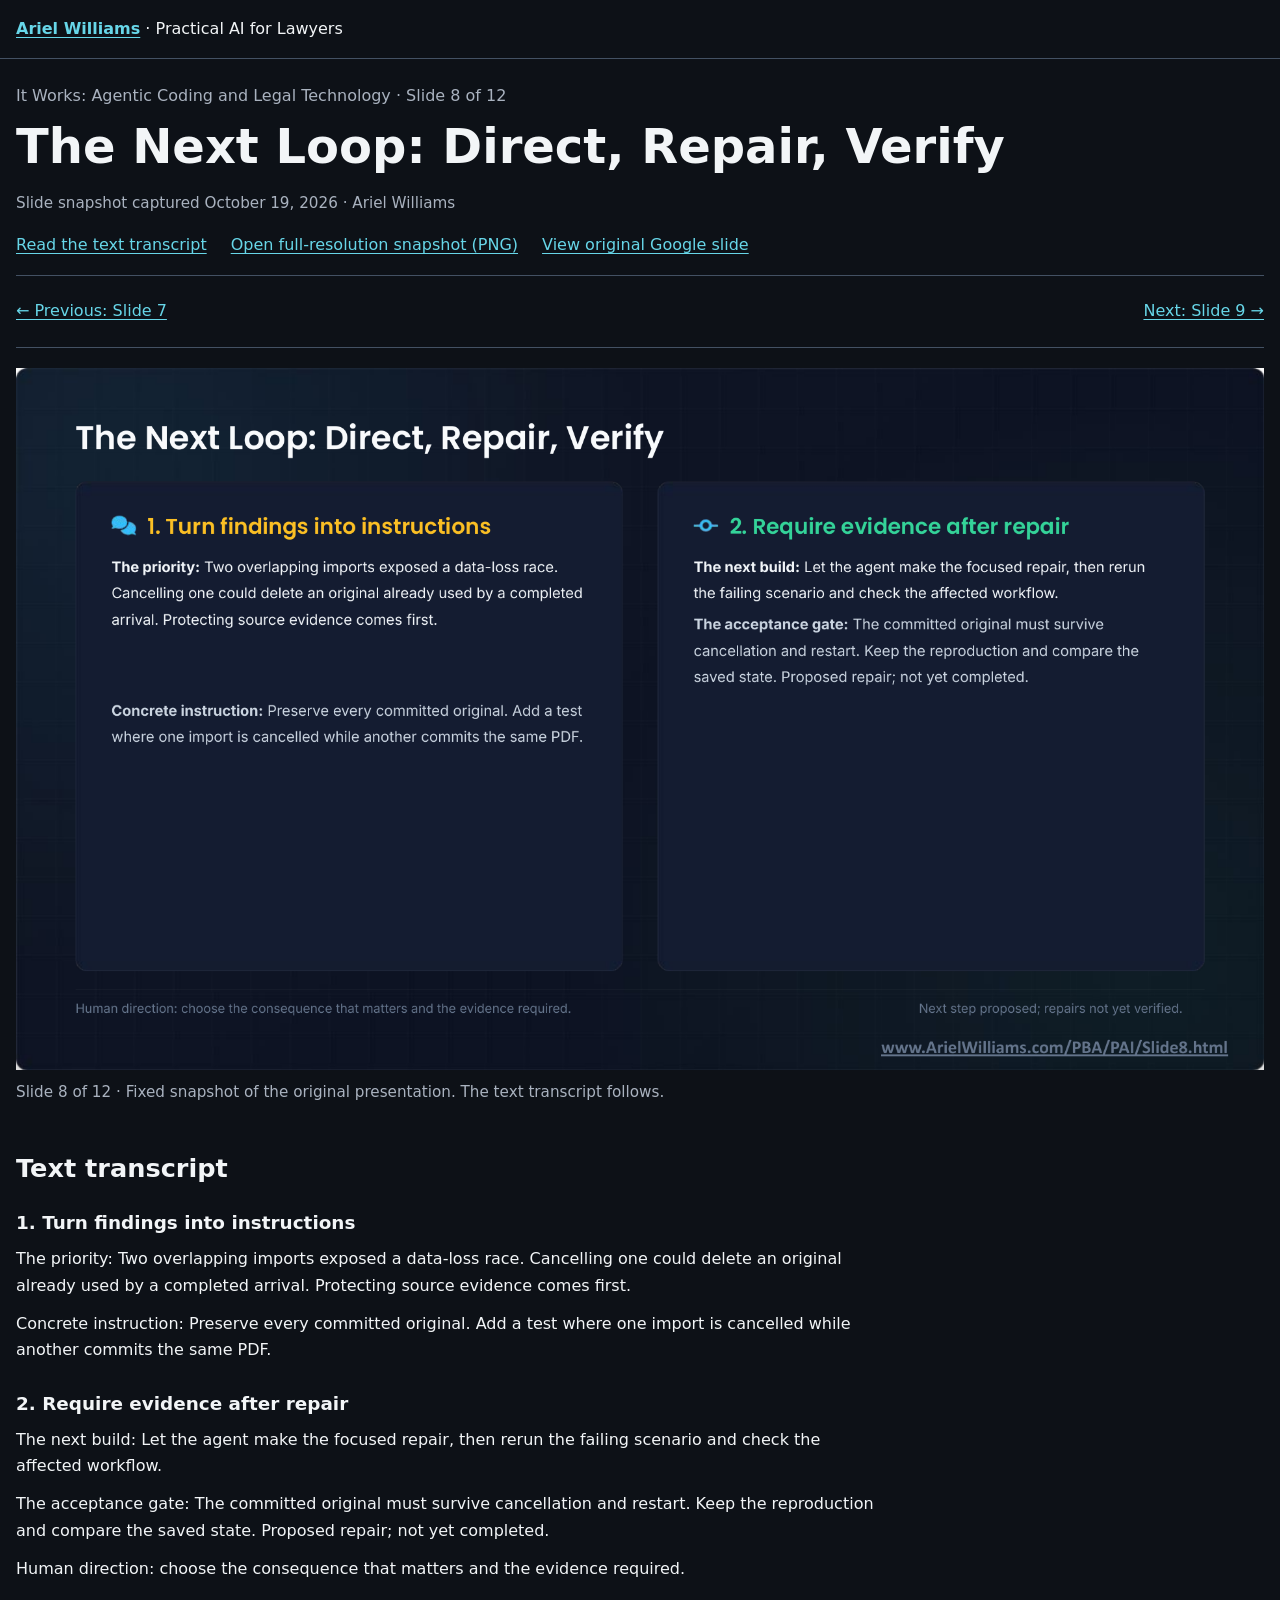
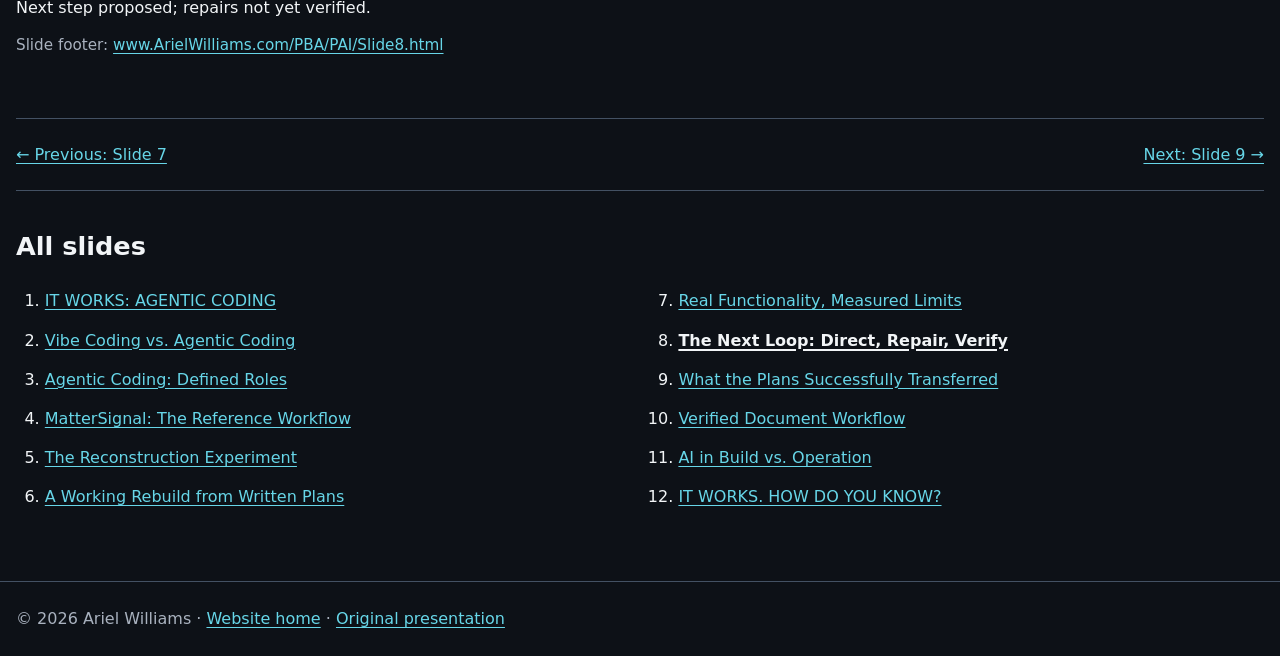
<file: PBA/PAI/Slide8.html>
<!DOCTYPE html>
<html lang="en">
<head>
  <meta charset="utf-8">
  <meta name="viewport" content="width=device-width, initial-scale=1">
  <meta name="color-scheme" content="dark">
  <meta name="theme-color" content="#0d1117">
  <title>Slide 8: The Next Loop: Direct, Repair, Verify — Ariel Williams</title>
  <meta name="description" content="Slide 8 of It Works: Agentic Coding and Legal Technology, with a slide snapshot and text transcript.">
  <link rel="canonical" href="https://www.arielwilliams.com/PBA/PAI/Slide8.html">
  <link rel="icon" href="../../favicon.svg" type="image/svg+xml">
  <link rel="stylesheet" href="assets/slides.css">
</head>
<body>
  <a class="skip-link" href="#main">Skip to content</a>
  <header class="site-header"><div class="shell"><a href="../../index.html">Ariel Williams</a> · Practical AI for Lawyers</div></header>
  <main id="main" class="shell" tabindex="-1">
    <p class="eyebrow">It Works: Agentic Coding and Legal Technology · Slide 8 of 12</p>
    <h1>The Next Loop: Direct, Repair, Verify</h1>
    <p class="source-note">Slide snapshot captured <time datetime="2026-10-19T13:49:45.530Z">October 19, 2026</time> · Ariel Williams</p>
    <div class="page-tools">
      <a href="#transcript">Read the text transcript</a>
      <a href="assets/Slide8.png">Open full-resolution snapshot (PNG)</a>
      <a href="https://docs.google.com/presentation/d/1N2vWBWcmy1jNBpQ5_jMleusjXpyNw0qvdKcksXYPOZQ/edit#slide=id.p7">View original Google slide</a>
    </div>
    <nav class="pagination" aria-label="Previous and next slides, above snapshot">
<a rel="prev" href="Slide7.html">← Previous: Slide 7</a>
<a class="next" rel="next" href="Slide9.html">Next: Slide 9 →</a>
</nav>
    <figure>
      <a class="snapshot-link" href="assets/Slide8.png" aria-label="Open full-resolution snapshot of slide 8">
        <img class="slide-image" src="assets/Slide8.png" width="1920" height="1080" alt="Slide 8: The Next Loop: Direct, Repair, Verify. Full text transcript below.">
      </a>
      <figcaption>Slide 8 of 12 · Fixed snapshot of the original presentation. The text transcript follows.</figcaption>
    </figure>
    <section id="transcript" class="transcript" aria-labelledby="transcript-title">
      <h2 id="transcript-title">Text transcript</h2>
<h3>1. Turn findings into instructions</h3>
<p>The priority: Two overlapping imports exposed a data-loss race. Cancelling one could delete an original already used by a completed arrival. Protecting source evidence comes first.</p>
<p>Concrete instruction: Preserve every committed original. Add a test where one import is cancelled while another commits the same PDF.</p>
<h3>2. Require evidence after repair</h3>
<p>The next build: Let the agent make the focused repair, then rerun the failing scenario and check the affected workflow.</p>
<p>The acceptance gate: The committed original must survive cancellation and restart. Keep the reproduction and compare the saved state. Proposed repair; not yet completed.</p>
<p>Human direction: choose the consequence that matters and the evidence required.</p>
<p>Next step proposed; repairs not yet verified.</p>
<p class="source-note">Slide footer: <a href="Slide8.html">www.ArielWilliams.com/PBA/PAI/Slide8.html</a></p>
    </section>
    <nav class="pagination" aria-label="Previous and next slides, below transcript">
<a rel="prev" href="Slide7.html">← Previous: Slide 7</a>
<a class="next" rel="next" href="Slide9.html">Next: Slide 9 →</a>
</nav>
    <nav class="slide-index" aria-labelledby="slide-index-title">
      <h2 id="slide-index-title">All slides</h2>
      <ol>
<li><a href="Slide1.html">IT WORKS: AGENTIC CODING</a></li>
<li><a href="Slide2.html">Vibe Coding vs. Agentic Coding</a></li>
<li><a href="Slide3.html">Agentic Coding: Defined Roles</a></li>
<li><a href="Slide4.html">MatterSignal: The Reference Workflow</a></li>
<li><a href="Slide5.html">The Reconstruction Experiment</a></li>
<li><a href="Slide6.html">A Working Rebuild from Written Plans</a></li>
<li><a href="Slide7.html">Real Functionality, Measured Limits</a></li>
<li><a href="Slide8.html" aria-current="page">The Next Loop: Direct, Repair, Verify</a></li>
<li><a href="Slide9.html">What the Plans Successfully Transferred</a></li>
<li><a href="Slide10.html">Verified Document Workflow</a></li>
<li><a href="Slide11.html">AI in Build vs. Operation</a></li>
<li><a href="Slide12.html">IT WORKS. HOW DO YOU KNOW?</a></li>
      </ol>
    </nav>
  </main>
  <footer class="site-footer"><div class="shell">© 2026 Ariel Williams · <a href="../../index.html">Website home</a> · <a href="https://docs.google.com/presentation/d/1N2vWBWcmy1jNBpQ5_jMleusjXpyNw0qvdKcksXYPOZQ/edit">Original presentation</a></div></footer>
</body>
</html>
</file>
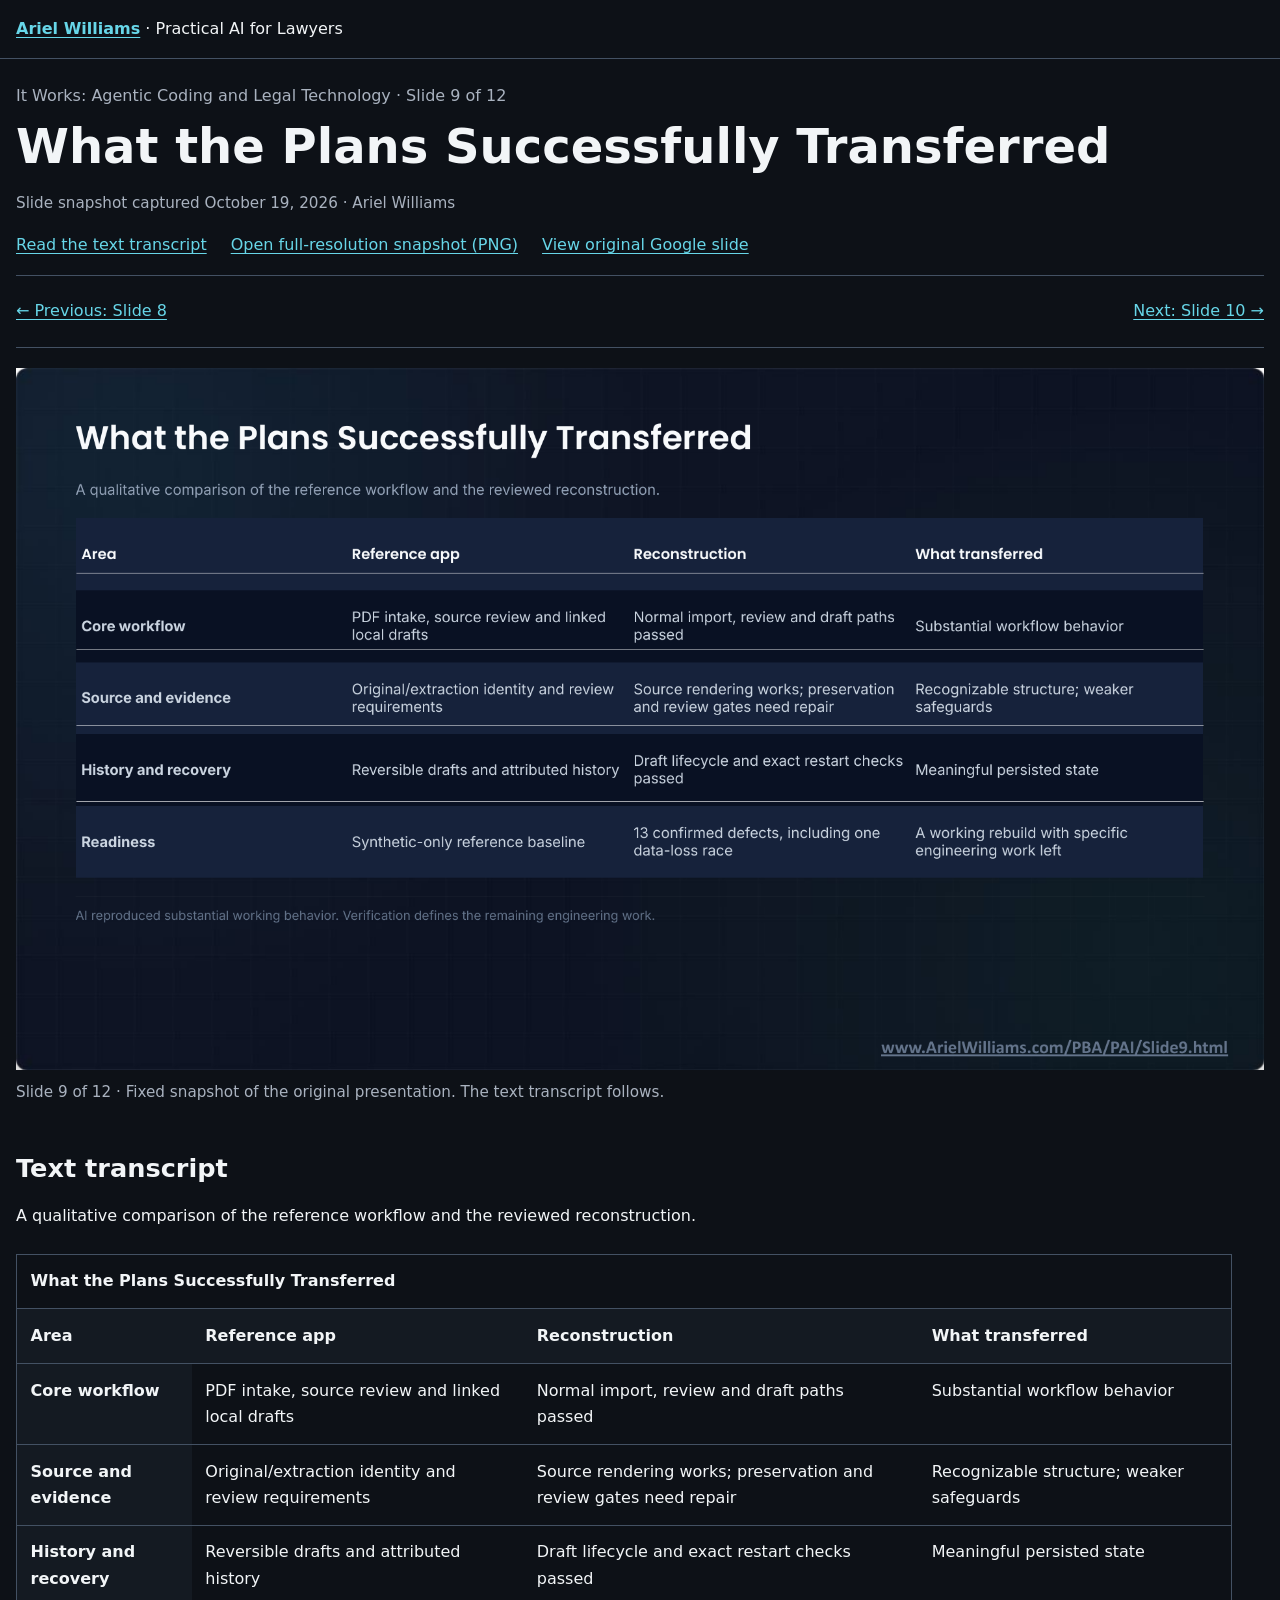
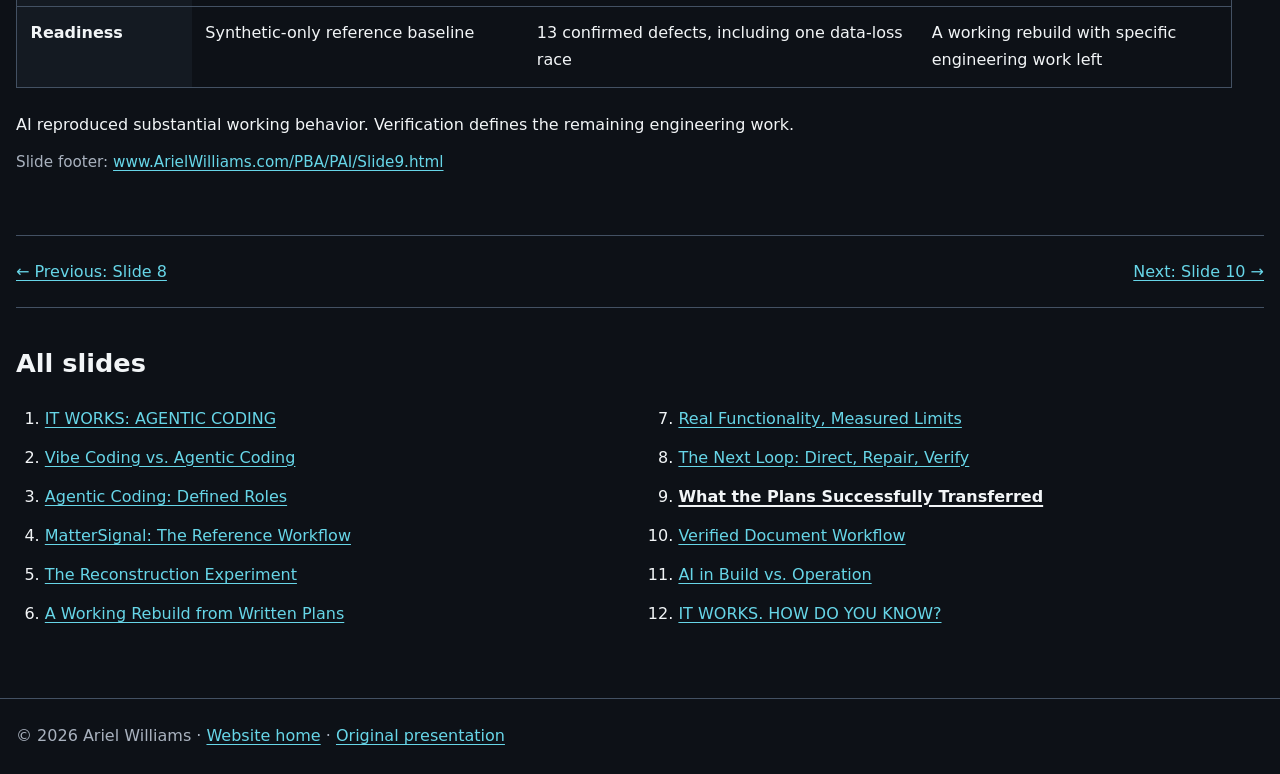
<file: PBA/PAI/Slide9.html>
<!DOCTYPE html>
<html lang="en">
<head>
  <meta charset="utf-8">
  <meta name="viewport" content="width=device-width, initial-scale=1">
  <meta name="color-scheme" content="dark">
  <meta name="theme-color" content="#0d1117">
  <title>Slide 9: What the Plans Successfully Transferred — Ariel Williams</title>
  <meta name="description" content="Slide 9 of It Works: Agentic Coding and Legal Technology, with a slide snapshot and text transcript.">
  <link rel="canonical" href="https://www.arielwilliams.com/PBA/PAI/Slide9.html">
  <link rel="icon" href="../../favicon.svg" type="image/svg+xml">
  <link rel="stylesheet" href="assets/slides.css">
</head>
<body>
  <a class="skip-link" href="#main">Skip to content</a>
  <header class="site-header"><div class="shell"><a href="../../index.html">Ariel Williams</a> · Practical AI for Lawyers</div></header>
  <main id="main" class="shell" tabindex="-1">
    <p class="eyebrow">It Works: Agentic Coding and Legal Technology · Slide 9 of 12</p>
    <h1>What the Plans Successfully Transferred</h1>
    <p class="source-note">Slide snapshot captured <time datetime="2026-10-19T13:49:45.530Z">October 19, 2026</time> · Ariel Williams</p>
    <div class="page-tools">
      <a href="#transcript">Read the text transcript</a>
      <a href="assets/Slide9.png">Open full-resolution snapshot (PNG)</a>
      <a href="https://docs.google.com/presentation/d/1N2vWBWcmy1jNBpQ5_jMleusjXpyNw0qvdKcksXYPOZQ/edit#slide=id.p8">View original Google slide</a>
    </div>
    <nav class="pagination" aria-label="Previous and next slides, above snapshot">
<a rel="prev" href="Slide8.html">← Previous: Slide 8</a>
<a class="next" rel="next" href="Slide10.html">Next: Slide 10 →</a>
</nav>
    <figure>
      <a class="snapshot-link" href="assets/Slide9.png" aria-label="Open full-resolution snapshot of slide 9">
        <img class="slide-image" src="assets/Slide9.png" width="1920" height="1080" alt="Slide 9: What the Plans Successfully Transferred. Full text transcript below.">
      </a>
      <figcaption>Slide 9 of 12 · Fixed snapshot of the original presentation. The text transcript follows.</figcaption>
    </figure>
    <section id="transcript" class="transcript" aria-labelledby="transcript-title">
      <h2 id="transcript-title">Text transcript</h2>
<p>A qualitative comparison of the reference workflow and the reviewed reconstruction.</p>
<div class="table-wrap" role="region" aria-label="Slide data table" tabindex="0">
<table>
<caption>What the Plans Successfully Transferred</caption>
<thead><tr>
<th scope="col">Area</th>
<th scope="col">Reference app</th>
<th scope="col">Reconstruction</th>
<th scope="col">What transferred</th>
</tr></thead>
<tbody>
<tr>
<th scope="row">Core workflow</th>
<td>PDF intake, source review and linked local drafts</td>
<td>Normal import, review and draft paths passed</td>
<td>Substantial workflow behavior</td>
</tr>
<tr>
<th scope="row">Source and evidence</th>
<td>Original/extraction identity and review requirements</td>
<td>Source rendering works; preservation and review gates need repair</td>
<td>Recognizable structure; weaker safeguards</td>
</tr>
<tr>
<th scope="row">History and recovery</th>
<td>Reversible drafts and attributed history</td>
<td>Draft lifecycle and exact restart checks passed</td>
<td>Meaningful persisted state</td>
</tr>
<tr>
<th scope="row">Readiness</th>
<td>Synthetic-only reference baseline</td>
<td>13 confirmed defects, including one data-loss race</td>
<td>A working rebuild with specific engineering work left</td>
</tr>
</tbody>
</table>
</div>
<p>AI reproduced substantial working behavior. Verification defines the remaining engineering work.</p>
<p class="source-note">Slide footer: <a href="Slide9.html">www.ArielWilliams.com/PBA/PAI/Slide9.html</a></p>
    </section>
    <nav class="pagination" aria-label="Previous and next slides, below transcript">
<a rel="prev" href="Slide8.html">← Previous: Slide 8</a>
<a class="next" rel="next" href="Slide10.html">Next: Slide 10 →</a>
</nav>
    <nav class="slide-index" aria-labelledby="slide-index-title">
      <h2 id="slide-index-title">All slides</h2>
      <ol>
<li><a href="Slide1.html">IT WORKS: AGENTIC CODING</a></li>
<li><a href="Slide2.html">Vibe Coding vs. Agentic Coding</a></li>
<li><a href="Slide3.html">Agentic Coding: Defined Roles</a></li>
<li><a href="Slide4.html">MatterSignal: The Reference Workflow</a></li>
<li><a href="Slide5.html">The Reconstruction Experiment</a></li>
<li><a href="Slide6.html">A Working Rebuild from Written Plans</a></li>
<li><a href="Slide7.html">Real Functionality, Measured Limits</a></li>
<li><a href="Slide8.html">The Next Loop: Direct, Repair, Verify</a></li>
<li><a href="Slide9.html" aria-current="page">What the Plans Successfully Transferred</a></li>
<li><a href="Slide10.html">Verified Document Workflow</a></li>
<li><a href="Slide11.html">AI in Build vs. Operation</a></li>
<li><a href="Slide12.html">IT WORKS. HOW DO YOU KNOW?</a></li>
      </ol>
    </nav>
  </main>
  <footer class="site-footer"><div class="shell">© 2026 Ariel Williams · <a href="../../index.html">Website home</a> · <a href="https://docs.google.com/presentation/d/1N2vWBWcmy1jNBpQ5_jMleusjXpyNw0qvdKcksXYPOZQ/edit">Original presentation</a></div></footer>
</body>
</html>
</file>
<file: assets/signal-field.css>
.signal-showcase {
  padding: 18px 0 96px;
}

.signal-field {
  --sf-text: var(--text);
  --sf-text-soft: var(--text-soft);
  --sf-muted: var(--muted);
  --sf-faint: var(--faint);
  --sf-line: var(--line);
  --sf-control-border: var(--control-border);
  --sf-accent: var(--accent);
  --sf-accent-border: var(--accent-border);
  --sf-violet: var(--violet);
  --sf-focus: var(--focus);
  --sf-card-top: #18212b;
  --sf-card-bottom: #0f1620;
  --sf-visual-top: #0d1117;
  --sf-visual-bottom: #111a24;
  --sf-tooltip-bg: rgba(13, 17, 23, .96);
  --sf-grid: rgba(103, 214, 232, .09);
  --sf-data-zero: #657589;
  --sf-data-low: #8778d8;
  --sf-data-mid: #648fd5;
  --sf-data-high: #67d6e8;
  --sf-data-peak: #e7fbff;
  --sf-data-glow: rgba(103, 214, 232, .22);
  --sf-pointer: rgba(103, 214, 232, .08);
  --sf-canvas-height: clamp(310px, 32vw, 370px);
  position: relative;
  overflow: hidden;
  isolation: isolate;
  border: 1px solid var(--sf-accent-border);
  border-radius: 30px;
  color: var(--sf-text);
  background:
    linear-gradient(135deg, var(--surface-soft), transparent 28%),
    linear-gradient(180deg, var(--sf-card-top), var(--sf-card-bottom));
  box-shadow: var(--shadow), inset 0 1px 0 rgba(255, 255, 255, .045);
}

:root[data-theme="light"] .signal-field {
  --sf-card-top: #ffffff;
  --sf-card-bottom: #e8eef5;
  --sf-visual-top: #f7f9fb;
  --sf-visual-bottom: #e8eef5;
  --sf-tooltip-bg: rgba(255, 255, 255, .97);
  --sf-grid: rgba(11, 114, 133, .12);
  --sf-data-zero: #718091;
  --sf-data-low: #6d4cc8;
  --sf-data-mid: #42659b;
  --sf-data-high: #0b7285;
  --sf-data-peak: #063f50;
  --sf-data-glow: rgba(11, 114, 133, .16);
  --sf-pointer: rgba(11, 114, 133, .10);
  box-shadow: var(--shadow), inset 0 1px 0 rgba(255, 255, 255, .7);
}

.signal-field::before,
.signal-field::after {
  content: "";
  position: absolute;
  z-index: -1;
  border-radius: 50%;
  filter: blur(18px);
  pointer-events: none;
}

.signal-field::before {
  width: 420px;
  height: 420px;
  left: -190px;
  top: -220px;
  background: radial-gradient(circle, var(--accent-soft), transparent 68%);
}

.signal-field::after {
  width: 380px;
  height: 380px;
  right: -190px;
  bottom: -250px;
  background: radial-gradient(circle, var(--violet-soft), transparent 68%);
}

.signal-field__header {
  display: grid;
  grid-template-columns: minmax(0, 1fr) auto;
  gap: 26px;
  align-items: end;
  padding: clamp(28px, 5vw, 52px) clamp(24px, 5vw, 56px) 26px;
}

.signal-field__eyebrow {
  display: flex;
  align-items: center;
  gap: 10px;
  margin: 0 0 13px;
  color: var(--sf-accent);
  font-size: .72rem;
  font-weight: 850;
  letter-spacing: .17em;
  text-transform: uppercase;
}

.signal-field__eyebrow::before {
  content: "";
  width: 7px;
  height: 7px;
  flex: 0 0 7px;
  border-radius: 50%;
  background: var(--sf-accent);
  box-shadow: 0 0 16px var(--sf-data-glow);
  animation: signal-status-pulse 3.2s ease-in-out infinite;
}

@keyframes signal-status-pulse {
  0%, 100% { opacity: .48; transform: scale(.82); }
  50% { opacity: 1; transform: scale(1); }
}

.signal-field__title {
  max-width: 820px;
  margin: 0;
  font-size: clamp(2.25rem, 5vw, 4.8rem);
  line-height: .98;
  letter-spacing: -.055em;
}

.signal-field__title strong {
  color: var(--sf-accent);
  font-weight: 900;
  text-shadow: 0 0 36px var(--sf-data-glow);
}

.signal-field__subhead {
  max-width: 760px;
  margin: 16px 0 0;
  color: var(--sf-muted);
  font-size: clamp(.9rem, 1.5vw, 1.03rem);
}

.signal-field__motion {
  align-self: start;
  min-height: 40px;
  padding: 9px 13px;
  border: 1px solid var(--sf-control-border);
  border-radius: 999px;
  color: var(--sf-muted);
  background: var(--surface-soft);
  cursor: pointer;
  font: inherit;
  font-size: .72rem;
  font-weight: 780;
  letter-spacing: .07em;
  text-transform: uppercase;
  transition: border-color .2s ease, color .2s ease, background .2s ease;
}

.signal-field__motion:hover,
.signal-field__motion[aria-pressed="true"] {
  border-color: var(--sf-accent-border);
  color: var(--sf-text);
  background: var(--accent-soft);
}

.signal-field__motion:disabled {
  cursor: not-allowed;
  opacity: .65;
}

.signal-field__motion:focus-visible,
.signal-field__data summary:focus-visible {
  outline: 3px solid var(--sf-focus);
  outline-offset: 3px;
}

.signal-field__canvas:focus-visible {
  outline: 3px solid var(--sf-focus);
  outline-offset: -5px;
}

.signal-field__metrics {
  display: grid;
  grid-template-columns: repeat(4, minmax(0, 1fr));
  margin: 0 clamp(24px, 5vw, 56px);
  border-top: 1px solid var(--sf-line);
  border-bottom: 1px solid var(--sf-line);
}

.signal-field__metric {
  min-width: 0;
  padding: 18px 17px 17px;
  border-right: 1px solid var(--sf-line);
}

.signal-field__metric:first-child { padding-left: 0; }
.signal-field__metric:last-child { border-right: 0; }

.signal-field__metric-value {
  display: block;
  color: var(--sf-accent);
  font-size: clamp(1.45rem, 3vw, 2.2rem);
  font-weight: 880;
  letter-spacing: -.04em;
  line-height: 1;
  text-shadow: 0 0 24px var(--sf-data-glow);
  white-space: nowrap;
}

.signal-field__metric-unit {
  color: var(--sf-muted);
  font-size: .42em;
  font-weight: 820;
  letter-spacing: .08em;
  text-transform: uppercase;
}

.signal-field__metric-label {
  display: block;
  margin-top: 4px;
  color: var(--sf-faint);
  font-size: .66rem;
  font-weight: 780;
  letter-spacing: .12em;
  text-transform: uppercase;
}

.signal-field__visual {
  position: relative;
  min-height: var(--sf-canvas-height);
  margin: 20px clamp(10px, 2vw, 24px) 0;
  overflow: hidden;
  border: 1px solid var(--sf-line);
  border-radius: 20px;
  background:
    repeating-linear-gradient(90deg, transparent 0, transparent 54px, var(--sf-grid) 55px),
    linear-gradient(180deg, var(--sf-visual-top), var(--sf-visual-bottom));
  touch-action: pan-y pinch-zoom;
}

.signal-field__visual:focus-within {
  outline: 3px solid var(--sf-focus);
  outline-offset: 2px;
}

.signal-field__canvas {
  display: block;
  width: 100%;
  height: var(--sf-canvas-height);
  cursor: crosshair;
}

.signal-field__tooltip {
  position: absolute;
  z-index: 4;
  min-width: 188px;
  max-width: 238px;
  padding: 12px 13px;
  border: 1px solid var(--sf-accent-border);
  border-radius: 14px;
  color: var(--sf-text);
  background: var(--sf-tooltip-bg);
  box-shadow: 0 14px 38px rgba(0, 0, 0, .28), inset 0 1px 0 rgba(255, 255, 255, .05);
  backdrop-filter: blur(13px);
  pointer-events: none;
  opacity: 0;
  transform: translateY(5px) scale(.98);
  transition: opacity .12s ease, transform .12s ease;
}

.signal-field__tooltip.visible {
  opacity: 1;
  transform: translateY(0) scale(1);
}

.signal-field__tooltip-date {
  color: var(--sf-muted);
  font-size: .7rem;
  font-weight: 730;
  letter-spacing: .05em;
  text-transform: uppercase;
}

.signal-field__tooltip-value {
  margin-top: 5px;
  color: var(--sf-text);
  font-size: 1.08rem;
  font-weight: 820;
  letter-spacing: -.025em;
}

.signal-field__tooltip-note {
  margin-top: 5px;
  color: var(--sf-faint);
  font-size: .72rem;
  line-height: 1.4;
}

.signal-field__data {
  margin: 17px clamp(24px, 5vw, 56px) 0;
  border-top: 1px solid var(--sf-line);
  border-bottom: 1px solid var(--sf-line);
}

.signal-field__data summary {
  padding: 13px 0;
  color: var(--sf-text-soft);
  cursor: pointer;
  font-size: .78rem;
  font-weight: 780;
}

.signal-field__table-wrap {
  max-height: 280px;
  margin-bottom: 16px;
  overflow: auto;
  border: 1px solid var(--sf-line);
  border-radius: 13px;
  background: var(--surface-soft);
}

.signal-field__table {
  width: 100%;
  border-collapse: collapse;
  font-size: .78rem;
}

.signal-field__table caption {
  padding: 12px 14px 8px;
  color: var(--sf-muted);
  text-align: left;
  font-weight: 760;
}

.signal-field__table th,
.signal-field__table td {
  padding: 9px 14px;
  border-top: 1px solid var(--sf-line);
  text-align: left;
}

.signal-field__table th {
  position: sticky;
  top: 0;
  color: var(--sf-text);
  background: var(--sf-card-top);
}

.signal-field__table td { color: var(--sf-muted); }

.signal-field__footer {
  display: flex;
  justify-content: space-between;
  gap: 22px;
  align-items: center;
  padding: 18px clamp(24px, 5vw, 56px) 26px;
  color: var(--sf-faint);
  font-size: .72rem;
}

.signal-field__legend {
  display: flex;
  align-items: center;
  gap: 9px;
  min-width: 224px;
}

.signal-field__legend-scale {
  width: min(190px, 27vw);
  height: 5px;
  border-radius: 999px;
  background: linear-gradient(90deg, var(--sf-data-low), var(--sf-data-mid) 38%, var(--sf-data-high) 72%, var(--sf-data-peak));
  box-shadow: 0 0 14px var(--sf-data-glow);
}

.signal-field__interaction-hint {
  max-width: 560px;
  text-align: right;
}

.signal-field__sr-only {
  position: absolute !important;
  width: 1px !important;
  height: 1px !important;
  padding: 0 !important;
  margin: -1px !important;
  overflow: hidden !important;
  clip: rect(0, 0, 0, 0) !important;
  white-space: nowrap !important;
  border: 0 !important;
}

.signal-field__noscript {
  margin: 18px clamp(24px, 5vw, 56px);
  color: var(--sf-muted);
}

@media (max-width: 760px) {
  .signal-field__header {
    grid-template-columns: 1fr;
    gap: 16px;
  }

  .signal-field__motion { justify-self: start; }

  .signal-field__metrics { grid-template-columns: repeat(2, minmax(0, 1fr)); }
  .signal-field__metric:nth-child(2) { border-right: 0; }
  .signal-field__metric:nth-child(-n + 2) { border-bottom: 1px solid var(--sf-line); }
  .signal-field__metric:nth-child(3) { padding-left: 0; }
}

@media (max-width: 620px) {
  .signal-showcase { padding-bottom: 70px; }
  .signal-field {
    --sf-canvas-height: 340px;
    border-radius: 22px;
  }
  .signal-field__header { padding: 25px 21px 22px; }
  .signal-field__title { font-size: clamp(2.15rem, 12vw, 3.35rem); }
  .signal-field__metrics { margin-inline: 21px; }
  .signal-field__metric { padding: 15px 10px; }
  .signal-field__data { margin-inline: 21px; }
  .signal-field__footer {
    align-items: flex-start;
    flex-direction: column;
    padding-inline: 21px;
  }
  .signal-field__legend { width: 100%; }
  .signal-field__legend-scale { flex: 1; width: auto; }
  .signal-field__interaction-hint { max-width: none; text-align: left; }
}

@media (prefers-reduced-motion: reduce) {
  .signal-field__eyebrow::before { animation: none; }
  .signal-field__tooltip { transition: none; }
}

@media (forced-colors: active) {
  .signal-field,
  .signal-field__table-wrap {
    border-color: CanvasText;
    background: Canvas;
  }
  .signal-field__visual,
  .signal-field__legend-scale {
    forced-color-adjust: none;
  }
  .signal-field__visual { outline: 1px solid CanvasText; }
  .signal-field__legend-scale { box-shadow: none; }
}
</file>
<file: PBA/PAI/assets/slides.css>
:root {
  color-scheme: dark;
  font-family: system-ui, -apple-system, BlinkMacSystemFont, "Segoe UI", sans-serif;
  font-size: 100%;
  line-height: 1.65;
  background: #0d1117;
  color: #f2f5f7;
  --muted: #a9b2bf;
  --line: #435163;
  --accent: #67d6e8;
}

* { box-sizing: border-box; }
body { margin: 0; }
a { color: var(--accent); text-underline-offset: .2em; overflow-wrap: anywhere; }
a:hover { color: #b0f0fa; }
:focus-visible { outline: 3px solid #8be3ef; outline-offset: 4px; }
.shell { width: min(100% - 2rem, 90rem); margin-inline: auto; }
.site-header { padding-block: 1rem; border-bottom: 1px solid var(--line); }
.site-header a { font-weight: 650; }
.skip-link { position: absolute; top: .5rem; left: .5rem; padding: .75rem; background: #141a22; transform: translateY(-200%); z-index: 1; }
.skip-link:focus { transform: none; }
main { padding-block: 1.5rem 3rem; }
h1, h2, h3 { line-height: 1.2; overflow-wrap: anywhere; }
h1 { font-size: clamp(1.8rem, 4vw, 3rem); max-width: 36ch; margin-block: .5rem 1rem; }
h2 { font-size: 1.6rem; margin-block: 0 1.25rem; }
h3 { font-size: 1.15rem; margin-block: 1.8rem .6rem; }
p { margin-block: .75rem; }
.eyebrow, .source-note, figcaption { color: var(--muted); }
.eyebrow { margin: 0; }
.source-note { font-size: .95rem; }
.page-tools, .pagination { display: flex; flex-wrap: wrap; gap: .75rem 1.5rem; align-items: center; }
.page-tools { margin-block: 1rem; }
.pagination { justify-content: space-between; padding-block: 1rem; border-block: 1px solid var(--line); }
.pagination a { display: inline-block; padding-block: .4rem; }
.pagination .next { margin-left: auto; }
figure { margin: 1.25rem 0 2rem; }
.snapshot-link { display: block; }
.slide-image { display: block; width: 100%; height: auto; }
figcaption { margin-top: .6rem; font-size: .95rem; }
.transcript { max-width: 76rem; margin-block: 2rem; padding-block: 1rem; scroll-margin-top: 1rem; }
.transcript p, .transcript li { max-width: 85ch; overflow-wrap: anywhere; }
.transcript ul { padding-left: 1.5rem; }
.transcript li + li { margin-top: .55rem; }
.table-wrap { max-width: 100%; overflow-x: auto; margin-block: 1.5rem; border: 1px solid var(--line); }
table { width: 100%; min-width: 42rem; border-collapse: collapse; }
caption { text-align: left; padding: .85rem; font-weight: 650; }
th, td { padding: .85rem; text-align: left; vertical-align: top; border-top: 1px solid var(--line); }
thead, tbody th { background: #141a22; }
th { font-weight: 650; }
.slide-index { margin-top: 2.5rem; }
.slide-index ol { padding-left: 1.8rem; columns: 2; column-gap: 3rem; }
.slide-index li { break-inside: avoid; padding: .4rem 0; }
[aria-current="page"] { color: #f2f5f7; font-weight: 700; text-decoration-thickness: .15em; }
.site-footer { padding-block: 1.5rem; border-top: 1px solid var(--line); color: var(--muted); }

@media (max-width: 40rem) {
  .shell { width: calc(100% - 1.25rem); }
  .slide-index ol { columns: 1; }
  .pagination { gap: .5rem 1rem; }
}

@media print {
  :root { color-scheme: light; color: #000; background: #fff; font-size: 10pt; }
  .shell { width: 100%; }
  a, [aria-current="page"] { color: #000; }
  .skip-link, .pagination, .slide-index, .page-tools { display: none; }
  .source-note, figcaption, .eyebrow, .site-footer { color: #333; }
  main { padding-block: 1rem; }
  figure { break-inside: avoid; }
  .table-wrap { overflow: visible; border-color: #777; }
  table { min-width: 0; font-size: 9pt; }
  th, td { padding: .4rem; border-color: #777; }
  thead, tbody th { background: #fff; }
  thead { display: table-header-group; }
  tr { break-inside: avoid; }
  h2, h3 { break-after: avoid; }
}
</file>
